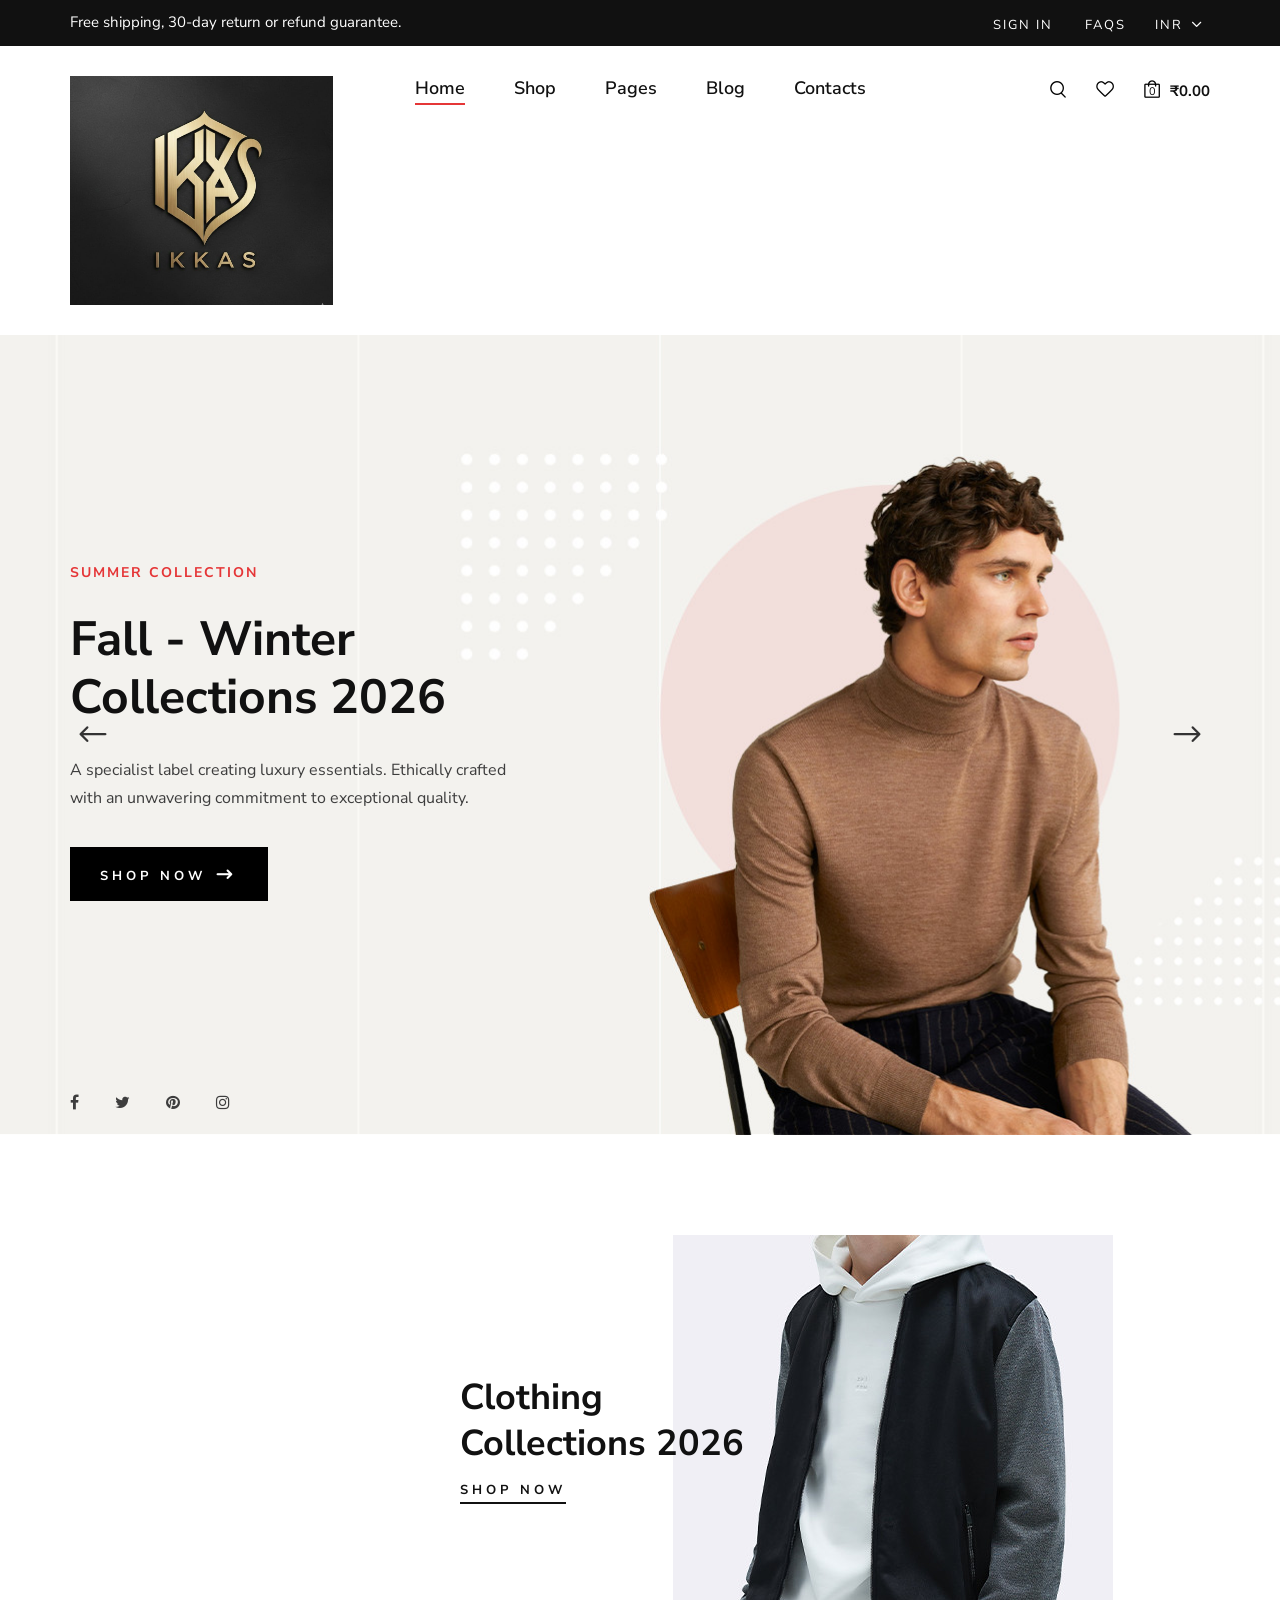
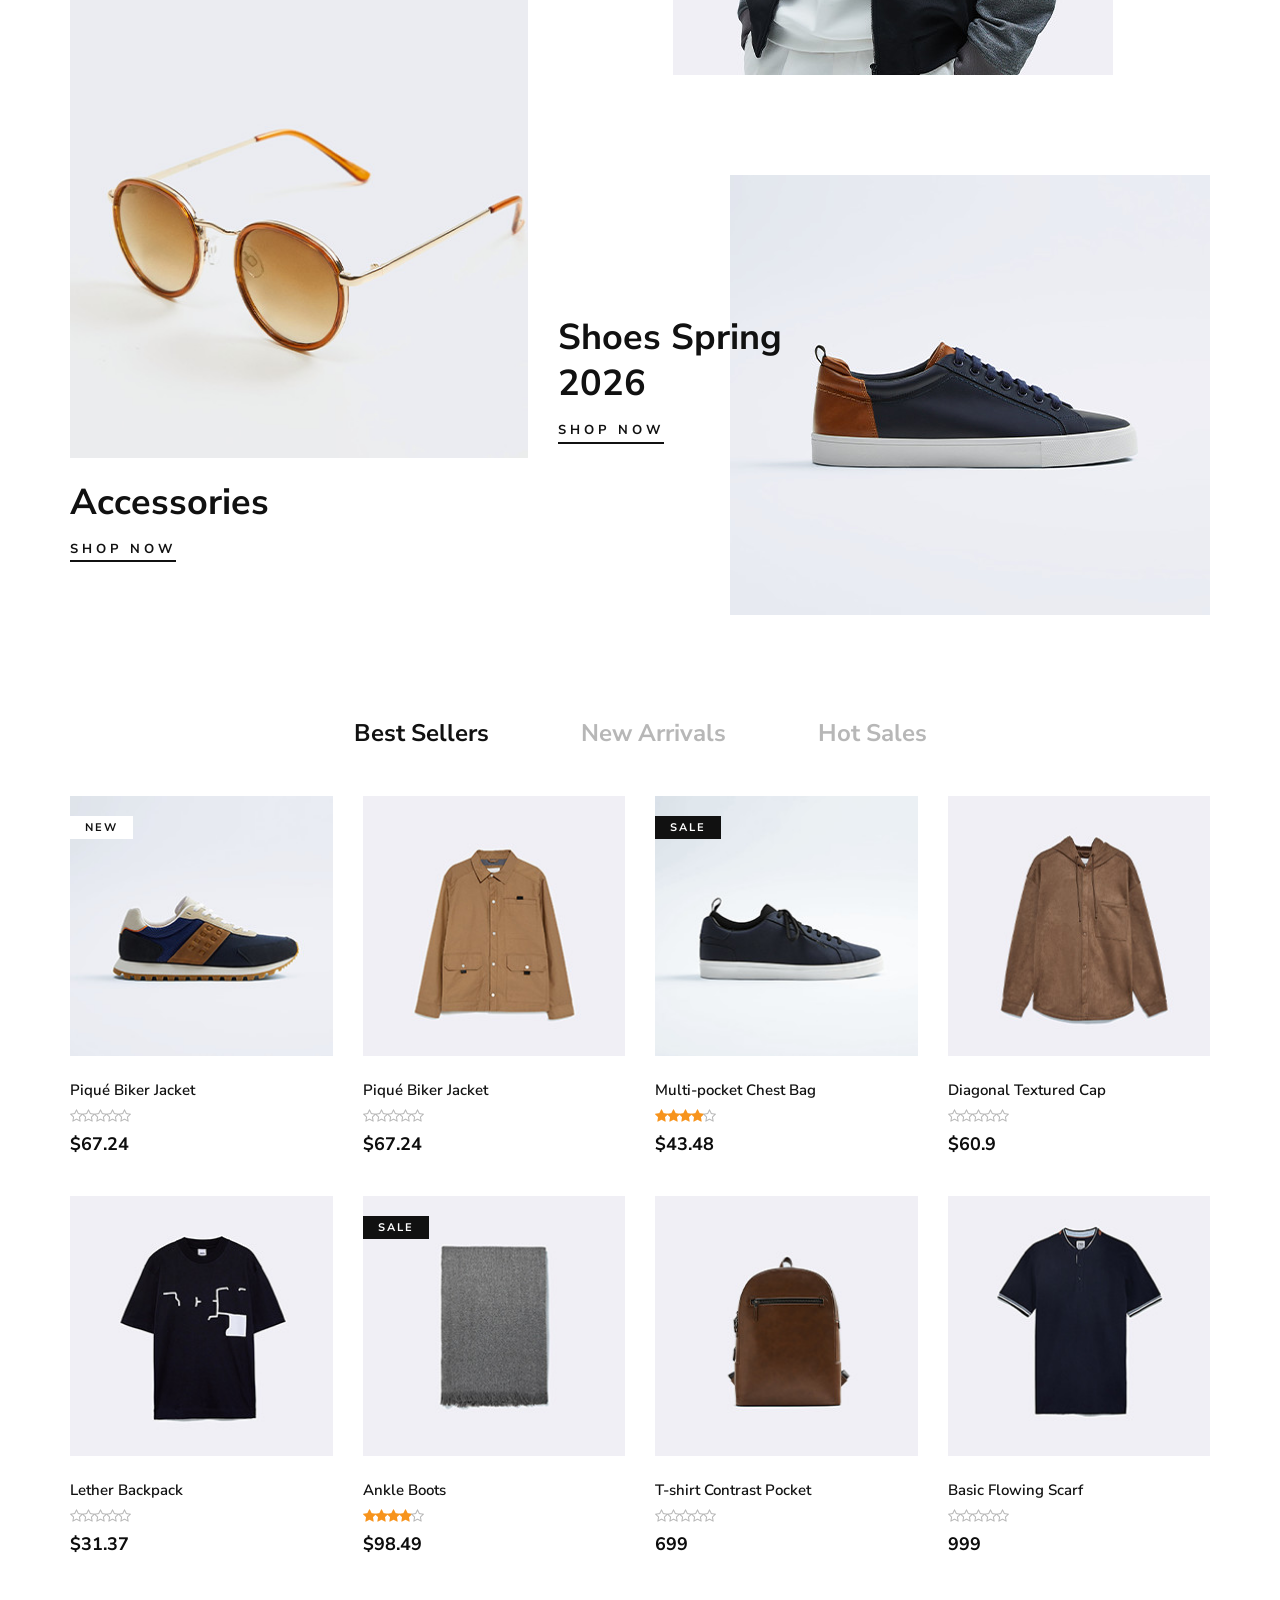
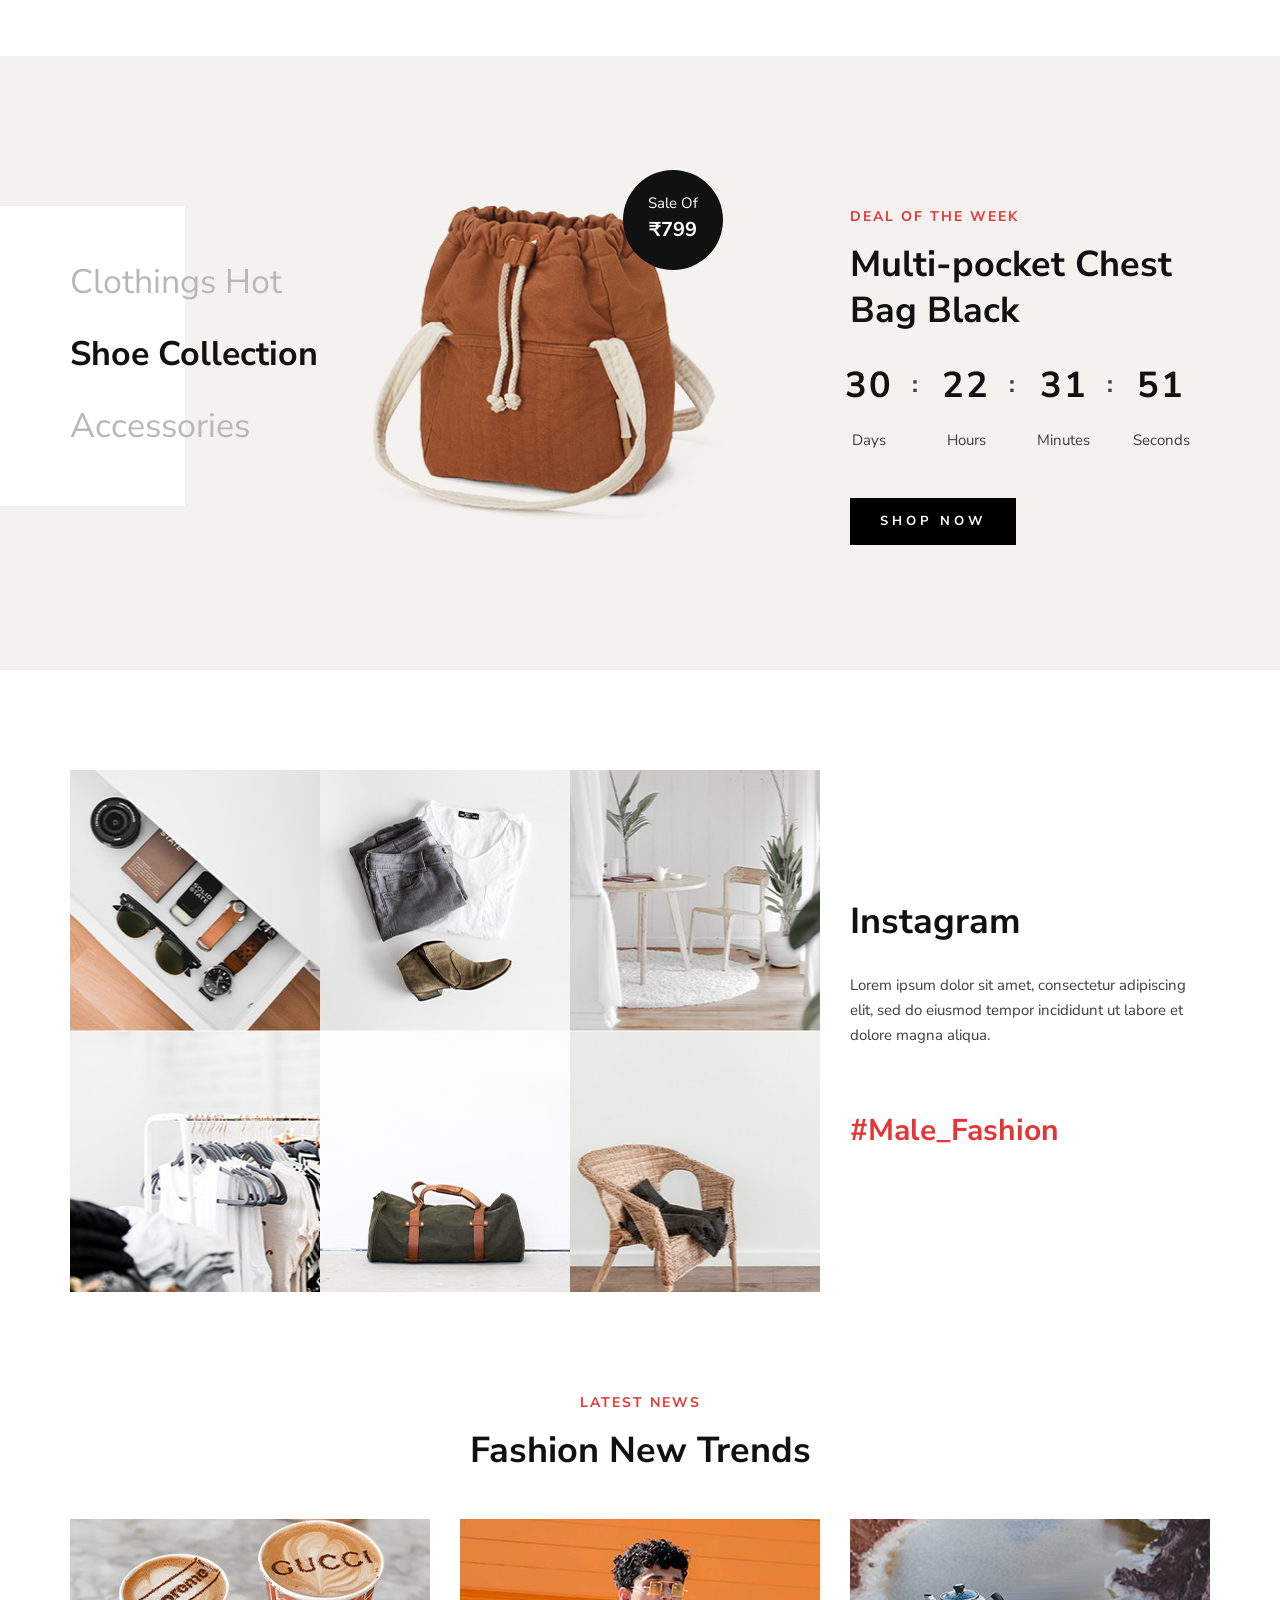
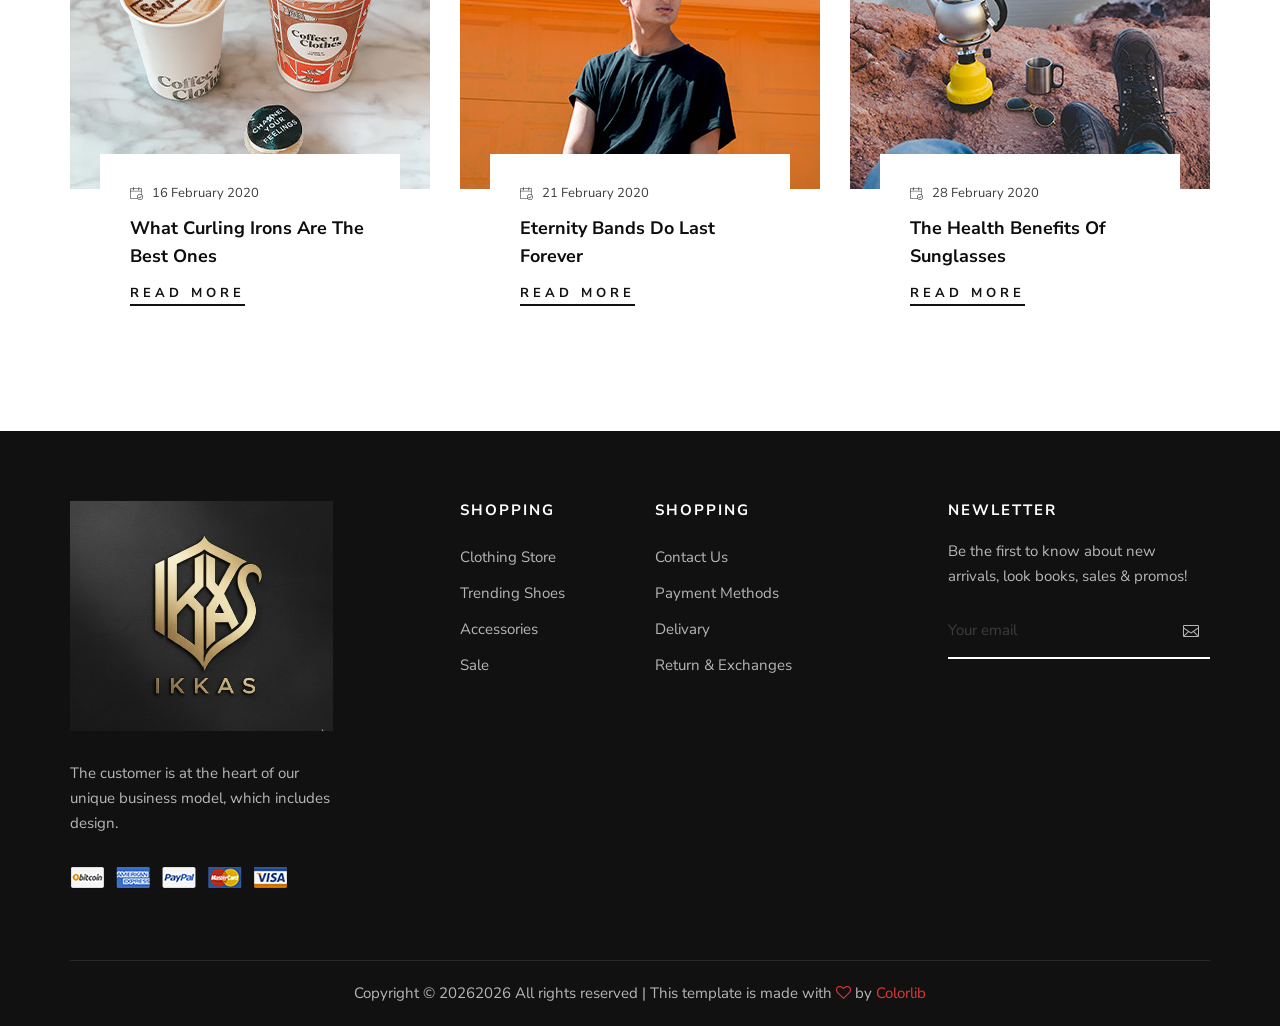
<file: index.html>
<!DOCTYPE html>
<html lang="zxx">

<head>
    <meta charset="UTF-8">
    <meta name="description" content="Male_Fashion Template">
    <meta name="keywords" content="Male_Fashion, unica, creative, html">
    <meta name="viewport" content="width=device-width, initial-scale=1.0">
    <meta http-equiv="X-UA-Compatible" content="ie=edge">
    <title>Male-Fashion | Template</title>

    <!-- Google Font -->
    <link href="https://fonts.googleapis.com/css2?family=Nunito+Sans:wght@300;400;600;700;800;900&display=swap"
    rel="stylesheet">

    <!-- Css Styles -->
    <link rel="stylesheet" href="css/bootstrap.min.css" type="text/css">
    <link rel="stylesheet" href="css/font-awesome.min.css" type="text/css">
    <link rel="stylesheet" href="css/elegant-icons.css" type="text/css">
    <link rel="stylesheet" href="css/magnific-popup.css" type="text/css">
    <link rel="stylesheet" href="css/nice-select.css" type="text/css">
    <link rel="stylesheet" href="css/owl.carousel.min.css" type="text/css">
    <link rel="stylesheet" href="css/slicknav.min.css" type="text/css">
    <link rel="stylesheet" href="css/style.css" type="text/css">
</head>

<body>
    <!-- Page Preloder -->
    <div id="preloder">
        <div class="loader"></div>
    </div>

    <!-- Offcanvas Menu Begin -->
    <div class="offcanvas-menu-overlay"></div>
    <div class="offcanvas-menu-wrapper">
        <div class="offcanvas__option">
            <div class="offcanvas__links">
                <a href="#">Sign in</a>
                <a href="#">FAQs</a>
            </div>
            <div class="offcanvas__top__hover">
                <span>Usd <i class="arrow_carrot-down"></i></span>
                <ul>
                    
                </ul>
            </div>
        </div>
        <div class="offcanvas__nav__option">
            <a href="#" class="search-switch"><img src="img/icon/search.png" alt=""></a>
            <a href="#"><img src="img/icon/heart.png" alt=""></a>
            <a href="#"><img src="img/icon/cart.png" alt=""> <span>0</span></a>
            <div class="price">$0.00</div>
        </div>
        <div id="mobile-menu-wrap"></div>
        <div class="offcanvas__text">
            <p>Free shipping, 30-day return or refund guarantee.</p>
        </div>
    </div>
    <!-- Offcanvas Menu End -->

    <!-- Header Section Begin -->
    <header class="header">
        <div class="header__top">
            <div class="container">
                <div class="row">
                    <div class="col-lg-6 col-md-7">
                        <div class="header__top__left">
                            <p>Free shipping, 30-day return or refund guarantee.</p>
                        </div>
                    </div>
                    <div class="col-lg-6 col-md-5">
                        <div class="header__top__right">
                            <div class="header__top__links">
                                <a href="#">Sign in</a>
                                <a href="#">FAQs</a>
                            </div>
                            <div class="header__top__hover">
                                <span>INR <i class="arrow_carrot-down"></i></span>
                                <ul>
                                    <li>INR</li>
                                    
                                </ul>
                            </div>
                        </div>
                    </div>
                </div>
            </div>
        </div>
        <div class="container">
            <div class="row">
                <div class="col-lg-3 col-md-3">
                    <div class="header__logo">
                        <a href="./index.html"><img src="img/logo.png" alt=""></a>
                    </div>
                </div>
                <div class="col-lg-6 col-md-6">
                    <nav class="header__menu mobile-menu">
                        <ul>
                            <li class="active"><a href="./index.html">Home</a></li>
                            <li><a href="./shop.html">Shop</a></li>
                            <li><a href="#">Pages</a>
                                <ul class="dropdown">
                                    <li><a href="./about.html">About Us</a></li>
                                    <li><a href="./shop-details.html">Shop Details</a></li>
                                    <li><a href="./shopping-cart.html">Shopping Cart</a></li>
                                    <li><a href="./checkout.html">Check Out</a></li>
                                    <li><a href="./blog-details.html">Blog Details</a></li>
                                </ul>
                            </li>
                            <li><a href="./blog.html">Blog</a></li>
                            <li><a href="./contact.html">Contacts</a></li>
                        </ul>
                    </nav>
                </div>
                <div class="col-lg-3 col-md-3">
                    <div class="header__nav__option">
                        <a href="#" class="search-switch"><img src="img/icon/search.png" alt=""></a>
                        <a href="#"><img src="img/icon/heart.png" alt=""></a>
                        <a href="#"><img src="img/icon/cart.png" alt=""> <span>0</span></a>
                        <div class="price">₹0.00</div>
                    </div>
                </div>
            </div>
            <div class="canvas__open"><i class="fa fa-bars"></i></div>
        </div>
    </header>
    <!-- Header Section End -->

    <!-- Hero Section Begin -->
    <section class="hero">
        <div class="hero__slider owl-carousel">
            <div class="hero__items set-bg" data-setbg="img/hero/hero-1.jpg">
                <div class="container">
                    <div class="row">
                        <div class="col-xl-5 col-lg-7 col-md-8">
                            <div class="hero__text">
                                <h6>Summer Collection</h6>
                                <h2>Fall - Winter Collections 2026</h2>
                                <p>A specialist label creating luxury essentials. Ethically crafted with an unwavering
                                commitment to exceptional quality.</p>
                                <a href="#" class="primary-btn">Shop now <span class="arrow_right"></span></a>
                                <div class="hero__social">
                                    <a href="#"><i class="fa fa-facebook"></i></a>
                                    <a href="#"><i class="fa fa-twitter"></i></a>
                                    <a href="#"><i class="fa fa-pinterest"></i></a>
                                    <a href="#"><i class="fa fa-instagram"></i></a>
                                </div>
                            </div>
                        </div>
                    </div>
                </div>
            </div>
            <div class="hero__items set-bg" data-setbg="img/hero/hero-2.jpg">
                <div class="container">
                    <div class="row">
                        <div class="col-xl-5 col-lg-7 col-md-8">
                            <div class="hero__text">
                                <h6>Summer Collection</h6>
                                <h2>Fall - Winter Collections 2026</h2>
                                <p>A specialist label creating luxury essentials. Ethically crafted with an unwavering
                                commitment to exceptional quality.</p>
                                <a href="#" class="primary-btn">Shop now <span class="arrow_right"></span></a>
                                <div class="hero__social">
                                    <a href="#"><i class="fa fa-facebook"></i></a>
                                    <a href="#"><i class="fa fa-twitter"></i></a>
                                    <a href="#"><i class="fa fa-pinterest"></i></a>
                                    <a href="#"><i class="fa fa-instagram"></i></a>
                                </div>
                            </div>
                        </div>
                    </div>
                </div>
            </div>
        </div>
    </section>
    <!-- Hero Section End -->

    <!-- Banner Section Begin -->
    <section class="banner spad">
        <div class="container">
            <div class="row">
                <div class="col-lg-7 offset-lg-4">
                    <div class="banner__item">
                        <div class="banner__item__pic">
                            <img src="img/banner/banner-1.jpg" alt="">
                        </div>
                        <div class="banner__item__text">
                            <h2>Clothing Collections 2026</h2>
                            <a href="#">Shop now</a>
                        </div>
                    </div>
                </div>
                <div class="col-lg-5">
                    <div class="banner__item banner__item--middle">
                        <div class="banner__item__pic">
                            <img src="img/banner/banner-2.jpg" alt="">
                        </div>
                        <div class="banner__item__text">
                            <h2>Accessories</h2>
                            <a href="#">Shop now</a>
                        </div>
                    </div>
                </div>
                <div class="col-lg-7">
                    <div class="banner__item banner__item--last">
                        <div class="banner__item__pic">
                            <img src="img/banner/banner-3.jpg" alt="">
                        </div>
                        <div class="banner__item__text">
                            <h2>Shoes Spring 2026</h2>
                            <a href="#">Shop now</a>
                        </div>
                    </div>
                </div>
            </div>
        </div>
    </section>
    <!-- Banner Section End -->

    <!-- Product Section Begin -->
    <section class="product spad">
        <div class="container">
            <div class="row">
                <div class="col-lg-12">
                    <ul class="filter__controls">
                        <li class="active" data-filter="*">Best Sellers</li>
                        <li data-filter=".new-arrivals">New Arrivals</li>
                        <li data-filter=".hot-sales">Hot Sales</li>
                    </ul>
                </div>
            </div>
            <div class="row product__filter">
                <div class="col-lg-3 col-md-6 col-sm-6 col-md-6 col-sm-6 mix new-arrivals">
                    <div class="product__item">
                        <div class="product__item__pic set-bg" data-setbg="img/product/product-1.jpg">
                            <span class="label">New</span>
                            <ul class="product__hover">
                                <li><a href="#"><img src="img/icon/heart.png" alt=""></a></li>
                                <li><a href="#"><img src="img/icon/compare.png" alt=""> <span>Compare</span></a></li>
                                <li><a href="#"><img src="img/icon/search.png" alt=""></a></li>
                            </ul>
                        </div>
                        <div class="product__item__text">
                            <h6>Piqué Biker Jacket</h6>
                            <a href="#" class="add-cart">+ Add To Cart</a>
                            <div class="rating">
                                <i class="fa fa-star-o"></i>
                                <i class="fa fa-star-o"></i>
                                <i class="fa fa-star-o"></i>
                                <i class="fa fa-star-o"></i>
                                <i class="fa fa-star-o"></i>
                            </div>
                            <h5>$67.24</h5>
                            <div class="product__color__select">
                                <label for="pc-1">
                                    <input type="radio" id="pc-1">
                                </label>
                                <label class="active black" for="pc-2">
                                    <input type="radio" id="pc-2">
                                </label>
                                <label class="grey" for="pc-3">
                                    <input type="radio" id="pc-3">
                                </label>
                            </div>
                        </div>
                    </div>
                </div>
                <div class="col-lg-3 col-md-6 col-sm-6 col-md-6 col-sm-6 mix hot-sales">
                    <div class="product__item">
                        <div class="product__item__pic set-bg" data-setbg="img/product/product-2.jpg">
                            <ul class="product__hover">
                                <li><a href="#"><img src="img/icon/heart.png" alt=""></a></li>
                                <li><a href="#"><img src="img/icon/compare.png" alt=""> <span>Compare</span></a></li>
                                <li><a href="#"><img src="img/icon/search.png" alt=""></a></li>
                            </ul>
                        </div>
                        <div class="product__item__text">
                            <h6>Piqué Biker Jacket</h6>
                            <a href="#" class="add-cart">+ Add To Cart</a>
                            <div class="rating">
                                <i class="fa fa-star-o"></i>
                                <i class="fa fa-star-o"></i>
                                <i class="fa fa-star-o"></i>
                                <i class="fa fa-star-o"></i>
                                <i class="fa fa-star-o"></i>
                            </div>
                            <h5>$67.24</h5>
                            <div class="product__color__select">
                                <label for="pc-4">
                                    <input type="radio" id="pc-4">
                                </label>
                                <label class="active black" for="pc-5">
                                    <input type="radio" id="pc-5">
                                </label>
                                <label class="grey" for="pc-6">
                                    <input type="radio" id="pc-6">
                                </label>
                            </div>
                        </div>
                    </div>
                </div>
                <div class="col-lg-3 col-md-6 col-sm-6 col-md-6 col-sm-6 mix new-arrivals">
                    <div class="product__item sale">
                        <div class="product__item__pic set-bg" data-setbg="img/product/product-3.jpg">
                            <span class="label">Sale</span>
                            <ul class="product__hover">
                                <li><a href="#"><img src="img/icon/heart.png" alt=""></a></li>
                                <li><a href="#"><img src="img/icon/compare.png" alt=""> <span>Compare</span></a></li>
                                <li><a href="#"><img src="img/icon/search.png" alt=""></a></li>
                            </ul>
                        </div>
                        <div class="product__item__text">
                            <h6>Multi-pocket Chest Bag</h6>
                            <a href="#" class="add-cart">+ Add To Cart</a>
                            <div class="rating">
                                <i class="fa fa-star"></i>
                                <i class="fa fa-star"></i>
                                <i class="fa fa-star"></i>
                                <i class="fa fa-star"></i>
                                <i class="fa fa-star-o"></i>
                            </div>
                            <h5>$43.48</h5>
                            <div class="product__color__select">
                                <label for="pc-7">
                                    <input type="radio" id="pc-7">
                                </label>
                                <label class="active black" for="pc-8">
                                    <input type="radio" id="pc-8">
                                </label>
                                <label class="grey" for="pc-9">
                                    <input type="radio" id="pc-9">
                                </label>
                            </div>
                        </div>
                    </div>
                </div>
                <div class="col-lg-3 col-md-6 col-sm-6 col-md-6 col-sm-6 mix hot-sales">
                    <div class="product__item">
                        <div class="product__item__pic set-bg" data-setbg="img/product/product-4.jpg">
                            <ul class="product__hover">
                                <li><a href="#"><img src="img/icon/heart.png" alt=""></a></li>
                                <li><a href="#"><img src="img/icon/compare.png" alt=""> <span>Compare</span></a></li>
                                <li><a href="#"><img src="img/icon/search.png" alt=""></a></li>
                            </ul>
                        </div>
                        <div class="product__item__text">
                            <h6>Diagonal Textured Cap</h6>
                            <a href="#" class="add-cart">+ Add To Cart</a>
                            <div class="rating">
                                <i class="fa fa-star-o"></i>
                                <i class="fa fa-star-o"></i>
                                <i class="fa fa-star-o"></i>
                                <i class="fa fa-star-o"></i>
                                <i class="fa fa-star-o"></i>
                            </div>
                            <h5>$60.9</h5>
                            <div class="product__color__select">
                                <label for="pc-10">
                                    <input type="radio" id="pc-10">
                                </label>
                                <label class="active black" for="pc-11">
                                    <input type="radio" id="pc-11">
                                </label>
                                <label class="grey" for="pc-12">
                                    <input type="radio" id="pc-12">
                                </label>
                            </div>
                        </div>
                    </div>
                </div>
                <div class="col-lg-3 col-md-6 col-sm-6 col-md-6 col-sm-6 mix new-arrivals">
                    <div class="product__item">
                        <div class="product__item__pic set-bg" data-setbg="img/product/product-5.jpg">
                            <ul class="product__hover">
                                <li><a href="#"><img src="img/icon/heart.png" alt=""></a></li>
                                <li><a href="#"><img src="img/icon/compare.png" alt=""> <span>Compare</span></a></li>
                                <li><a href="#"><img src="img/icon/search.png" alt=""></a></li>
                            </ul>
                        </div>
                        <div class="product__item__text">
                            <h6>Lether Backpack</h6>
                            <a href="#" class="add-cart">+ Add To Cart</a>
                            <div class="rating">
                                <i class="fa fa-star-o"></i>
                                <i class="fa fa-star-o"></i>
                                <i class="fa fa-star-o"></i>
                                <i class="fa fa-star-o"></i>
                                <i class="fa fa-star-o"></i>
                            </div>
                            <h5>$31.37</h5>
                            <div class="product__color__select">
                                <label for="pc-13">
                                    <input type="radio" id="pc-13">
                                </label>
                                <label class="active black" for="pc-14">
                                    <input type="radio" id="pc-14">
                                </label>
                                <label class="grey" for="pc-15">
                                    <input type="radio" id="pc-15">
                                </label>
                            </div>
                        </div>
                    </div>
                </div>
                <div class="col-lg-3 col-md-6 col-sm-6 col-md-6 col-sm-6 mix hot-sales">
                    <div class="product__item sale">
                        <div class="product__item__pic set-bg" data-setbg="img/product/product-6.jpg">
                            <span class="label">Sale</span>
                            <ul class="product__hover">
                                <li><a href="#"><img src="img/icon/heart.png" alt=""></a></li>
                                <li><a href="#"><img src="img/icon/compare.png" alt=""> <span>Compare</span></a></li>
                                <li><a href="#"><img src="img/icon/search.png" alt=""></a></li>
                            </ul>
                        </div>
                        <div class="product__item__text">
                            <h6>Ankle Boots</h6>
                            <a href="#" class="add-cart">+ Add To Cart</a>
                            <div class="rating">
                                <i class="fa fa-star"></i>
                                <i class="fa fa-star"></i>
                                <i class="fa fa-star"></i>
                                <i class="fa fa-star"></i>
                                <i class="fa fa-star-o"></i>
                            </div>
                            <h5>$98.49</h5>
                            <div class="product__color__select">
                                <label for="pc-16">
                                    <input type="radio" id="pc-16">
                                </label>
                                <label class="active black" for="pc-17">
                                    <input type="radio" id="pc-17">
                                </label>
                                <label class="grey" for="pc-18">
                                    <input type="radio" id="pc-18">
                                </label>
                            </div>
                        </div>
                    </div>
                </div>
                <div class="col-lg-3 col-md-6 col-sm-6 col-md-6 col-sm-6 mix new-arrivals">
                    <div class="product__item">
                        <div class="product__item__pic set-bg" data-setbg="img/product/product-7.jpg">
                            <ul class="product__hover">
                                <li><a href="#"><img src="img/icon/heart.png" alt=""></a></li>
                                <li><a href="#"><img src="img/icon/compare.png" alt=""> <span>Compare</span></a></li>
                                <li><a href="#"><img src="img/icon/search.png" alt=""></a></li>
                            </ul>
                        </div>
                        <div class="product__item__text">
                            <h6>T-shirt Contrast Pocket</h6>
                            <a href="#" class="add-cart">+ Add To Cart</a>
                            <div class="rating">
                                <i class="fa fa-star-o"></i>
                                <i class="fa fa-star-o"></i>
                                <i class="fa fa-star-o"></i>
                                <i class="fa fa-star-o"></i>
                                <i class="fa fa-star-o"></i>
                            </div>
                            <h5>699</h5>
                            <div class="product__color__select">
                                <label for="pc-19">
                                    <input type="radio" id="pc-19">
                                </label>
                                <label class="active black" for="pc-20">
                                    <input type="radio" id="pc-20">
                                </label>
                                <label class="grey" for="pc-21">
                                    <input type="radio" id="pc-21">
                                </label>
                            </div>
                        </div>
                    </div>
                </div>
                <div class="col-lg-3 col-md-6 col-sm-6 col-md-6 col-sm-6 mix hot-sales">
                    <div class="product__item">
                        <div class="product__item__pic set-bg" data-setbg="img/product/product-8.jpg">
                            <ul class="product__hover">
                                <li><a href="#"><img src="img/icon/heart.png" alt=""></a></li>
                                <li><a href="#"><img src="img/icon/compare.png" alt=""> <span>Compare</span></a></li>
                                <li><a href="#"><img src="img/icon/search.png" alt=""></a></li>
                            </ul>
                        </div>
                        <div class="product__item__text">
                            <h6>Basic Flowing Scarf</h6>
                            <a href="#" class="add-cart">+ Add To Cart</a>
                            <div class="rating">
                                <i class="fa fa-star-o"></i>
                                <i class="fa fa-star-o"></i>
                                <i class="fa fa-star-o"></i>
                                <i class="fa fa-star-o"></i>
                                <i class="fa fa-star-o"></i>
                            </div>
                            <h5>999</h5>
                            <div class="product__color__select">
                                <label for="pc-22">
                                    <input type="radio" id="pc-22">
                                </label>
                                <label class="active black" for="pc-23">
                                    <input type="radio" id="pc-23">
                                </label>
                                <label class="grey" for="pc-24">
                                    <input type="radio" id="pc-24">
                                </label>
                            </div>
                        </div>
                    </div>
                </div>
            </div>
        </div>
    </section>
    <!-- Product Section End -->

    <!-- Categories Section Begin -->
    <section class="categories spad">
        <div class="container">
            <div class="row">
                <div class="col-lg-3">
                    <div class="categories__text">
                        <h2>Clothings Hot <br /> <span>Shoe Collection</span> <br /> Accessories</h2>
                    </div>
                </div>
                <div class="col-lg-4">
                    <div class="categories__hot__deal">
                        <img src="img/product-sale.png" alt="">
                        <div class="hot__deal__sticker">
                            <span>Sale Of</span>
                            <h5>₹799</h5>
                        </div>
                    </div>
                </div>
                <div class="col-lg-4 offset-lg-1">
                    <div class="categories__deal__countdown">
                        <span>Deal Of The Week</span>
                        <h2>Multi-pocket Chest Bag Black</h2>
                        <div class="categories__deal__countdown__timer" id="countdown">
                            <div class="cd-item">
                                <span>3</span>
                                <p>Days</p>
                            </div>
                            <div class="cd-item">
                                <span>1</span>
                                <p>Hours</p>
                            </div>
                            <div class="cd-item">
                                <span>50</span>
                                <p>Minutes</p>
                            </div>
                            <div class="cd-item">
                                <span>18</span>
                                <p>Seconds</p>
                            </div>
                        </div>
                        <a href="#" class="primary-btn">Shop now</a>
                    </div>
                </div>
            </div>
        </div>
    </section>
    <!-- Categories Section End -->

    <!-- Instagram Section Begin -->
    <section class="instagram spad">
        <div class="container">
            <div class="row">
                <div class="col-lg-8">
                    <div class="instagram__pic">
                        <div class="instagram__pic__item set-bg" data-setbg="img/instagram/instagram-1.jpg"></div>
                        <div class="instagram__pic__item set-bg" data-setbg="img/instagram/instagram-2.jpg"></div>
                        <div class="instagram__pic__item set-bg" data-setbg="img/instagram/instagram-3.jpg"></div>
                        <div class="instagram__pic__item set-bg" data-setbg="img/instagram/instagram-4.jpg"></div>
                        <div class="instagram__pic__item set-bg" data-setbg="img/instagram/instagram-5.jpg"></div>
                        <div class="instagram__pic__item set-bg" data-setbg="img/instagram/instagram-6.jpg"></div>
                    </div>
                </div>
                <div class="col-lg-4">
                    <div class="instagram__text">
                        <h2>Instagram</h2>
                        <p>Lorem ipsum dolor sit amet, consectetur adipiscing elit, sed do eiusmod tempor incididunt ut
                        labore et dolore magna aliqua.</p>
                        <h3>#Male_Fashion</h3>
                    </div>
                </div>
            </div>
        </div>
    </section>
    <!-- Instagram Section End -->

    <!-- Latest Blog Section Begin -->
    <section class="latest spad">
        <div class="container">
            <div class="row">
                <div class="col-lg-12">
                    <div class="section-title">
                        <span>Latest News</span>
                        <h2>Fashion New Trends</h2>
                    </div>
                </div>
            </div>
            <div class="row">
                <div class="col-lg-4 col-md-6 col-sm-6">
                    <div class="blog__item">
                        <div class="blog__item__pic set-bg" data-setbg="img/blog/blog-1.jpg"></div>
                        <div class="blog__item__text">
                            <span><img src="img/icon/calendar.png" alt=""> 16 February 2020</span>
                            <h5>What Curling Irons Are The Best Ones</h5>
                            <a href="#">Read More</a>
                        </div>
                    </div>
                </div>
                <div class="col-lg-4 col-md-6 col-sm-6">
                    <div class="blog__item">
                        <div class="blog__item__pic set-bg" data-setbg="img/blog/blog-2.jpg"></div>
                        <div class="blog__item__text">
                            <span><img src="img/icon/calendar.png" alt=""> 21 February 2020</span>
                            <h5>Eternity Bands Do Last Forever</h5>
                            <a href="#">Read More</a>
                        </div>
                    </div>
                </div>
                <div class="col-lg-4 col-md-6 col-sm-6">
                    <div class="blog__item">
                        <div class="blog__item__pic set-bg" data-setbg="img/blog/blog-3.jpg"></div>
                        <div class="blog__item__text">
                            <span><img src="img/icon/calendar.png" alt=""> 28 February 2020</span>
                            <h5>The Health Benefits Of Sunglasses</h5>
                            <a href="#">Read More</a>
                        </div>
                    </div>
                </div>
            </div>
        </div>
    </section>
    <!-- Latest Blog Section End -->

    <!-- Footer Section Begin -->
    <footer class="footer">
        <div class="container">
            <div class="row">
                <div class="col-lg-3 col-md-6 col-sm-6">
                    <div class="footer__about">
                        <div class="footer__logo">
                            <a href="#"><img src="img/footer-logo.png" alt=""></a>
                        </div>
                        <p>The customer is at the heart of our unique business model, which includes design.</p>
                        <a href="#"><img src="img/payment.png" alt=""></a>
                    </div>
                </div>
                <div class="col-lg-2 offset-lg-1 col-md-3 col-sm-6">
                    <div class="footer__widget">
                        <h6>Shopping</h6>
                        <ul>
                            <li><a href="#">Clothing Store</a></li>
                            <li><a href="#">Trending Shoes</a></li>
                            <li><a href="#">Accessories</a></li>
                            <li><a href="#">Sale</a></li>
                        </ul>
                    </div>
                </div>
                <div class="col-lg-2 col-md-3 col-sm-6">
                    <div class="footer__widget">
                        <h6>Shopping</h6>
                        <ul>
                            <li><a href="#">Contact Us</a></li>
                            <li><a href="#">Payment Methods</a></li>
                            <li><a href="#">Delivary</a></li>
                            <li><a href="#">Return & Exchanges</a></li>
                        </ul>
                    </div>
                </div>
                <div class="col-lg-3 offset-lg-1 col-md-6 col-sm-6">
                    <div class="footer__widget">
                        <h6>NewLetter</h6>
                        <div class="footer__newslatter">
                            <p>Be the first to know about new arrivals, look books, sales & promos!</p>
                            <form action="#">
                                <input type="text" placeholder="Your email">
                                <button type="submit"><span class="icon_mail_alt"></span></button>
                            </form>
                        </div>
                    </div>
                </div>
            </div>
            <div class="row">
                <div class="col-lg-12 text-center">
                    <div class="footer__copyright__text">
                        <!-- Link back to Colorlib can't be removed. Template is licensed under CC BY 3.0. -->
                        <p>Copyright ©
                            <script>
                                document.write(new Date().getFullYear());
                            </script>2026
                            All rights reserved | This template is made with <i class="fa fa-heart-o"
                            aria-hidden="true"></i> by <a href="https://colorlib.com" target="_blank">Colorlib</a>
                        </p>
                        <!-- Link back to Colorlib can't be removed. Template is licensed under CC BY 3.0. -->
                    </div>
                </div>
            </div>
        </div>
    </footer>
    <!-- Footer Section End -->

    <!-- Search Begin -->
    <div class="search-model">
        <div class="h-100 d-flex align-items-center justify-content-center">
            <div class="search-close-switch">+</div>
            <form class="search-model-form">
                <input type="text" id="search-input" placeholder="Search here.....">
            </form>
        </div>
    </div>
    <!-- Search End -->

    <!-- Js Plugins -->
    <script src="js/jquery-3.3.1.min.js"></script>
    <script src="js/bootstrap.min.js"></script>
    <script src="js/jquery.nice-select.min.js"></script>
    <script src="js/jquery.nicescroll.min.js"></script>
    <script src="js/jquery.magnific-popup.min.js"></script>
    <script src="js/jquery.countdown.min.js"></script>
    <script src="js/jquery.slicknav.js"></script>
    <script src="js/mixitup.min.js"></script>
    <script src="js/owl.carousel.min.js"></script>
    <script src="js/main.js"></script>
</body>

</html>
</file>
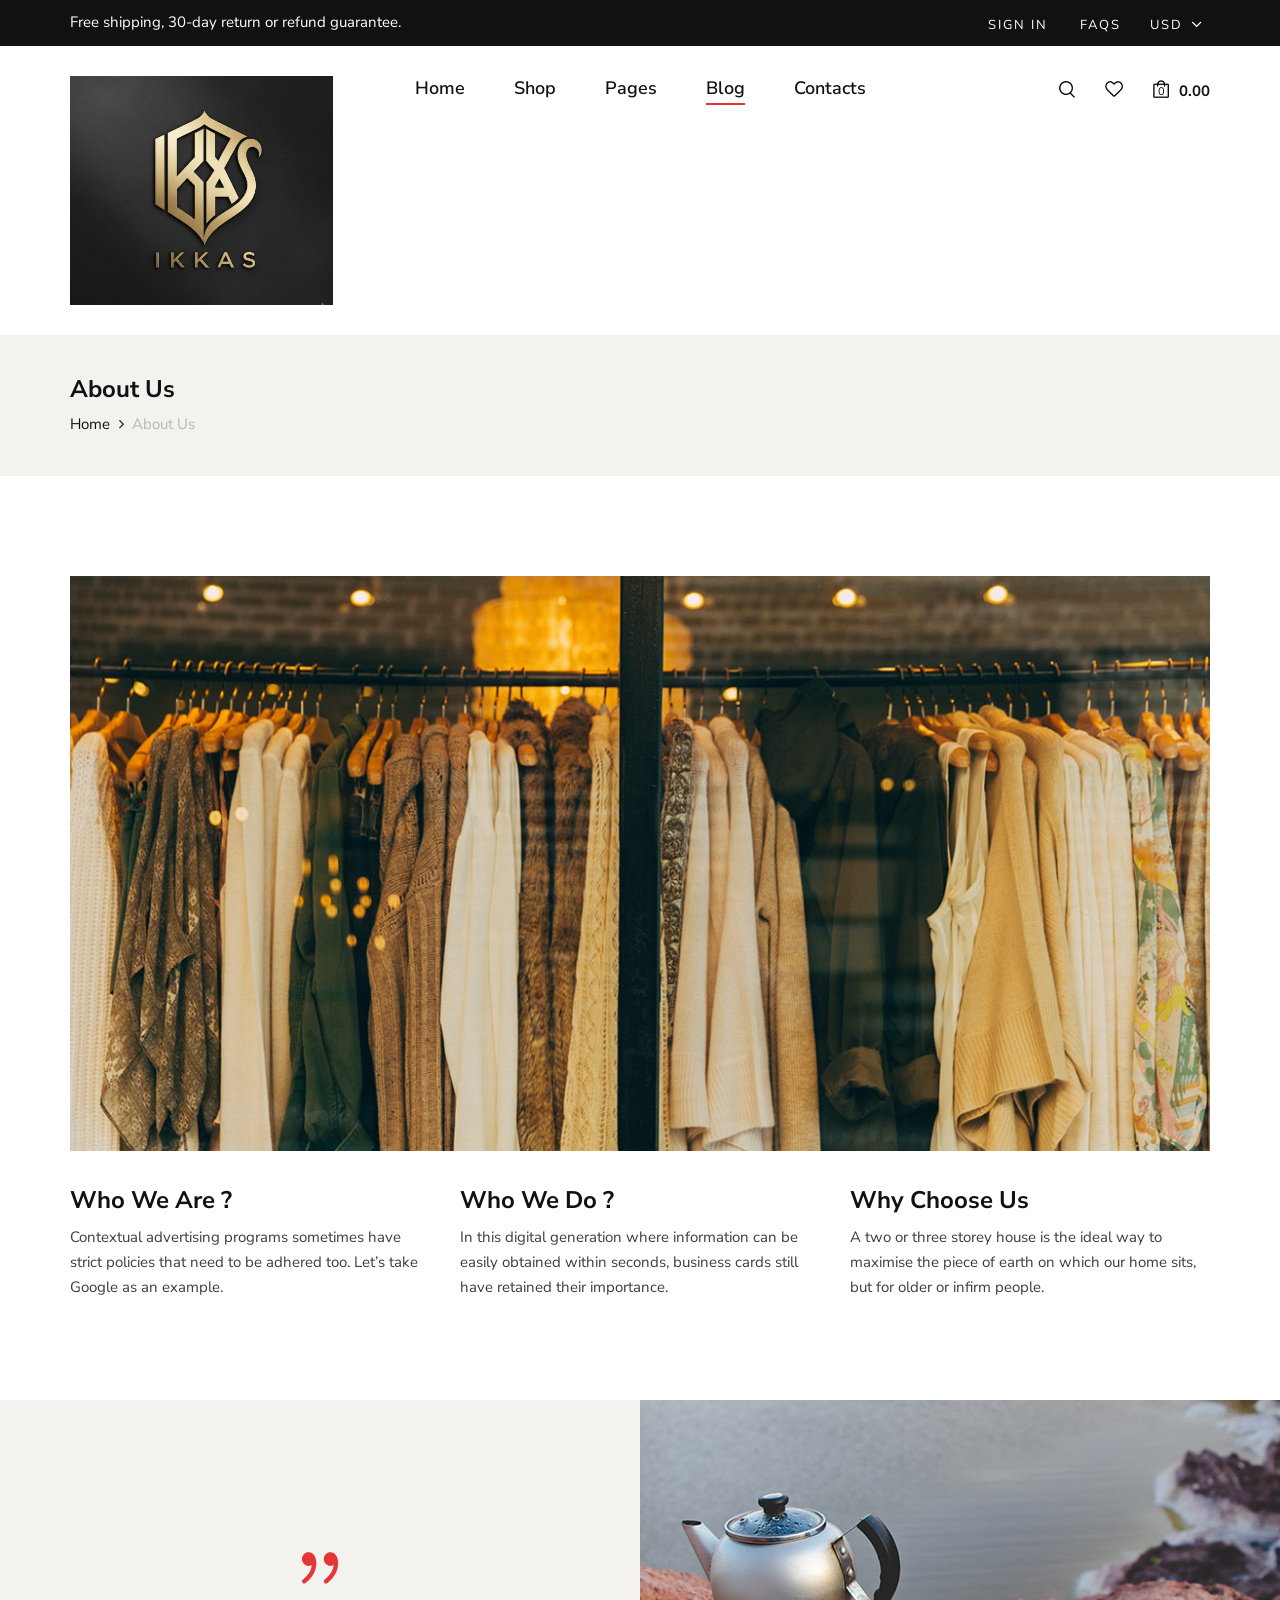
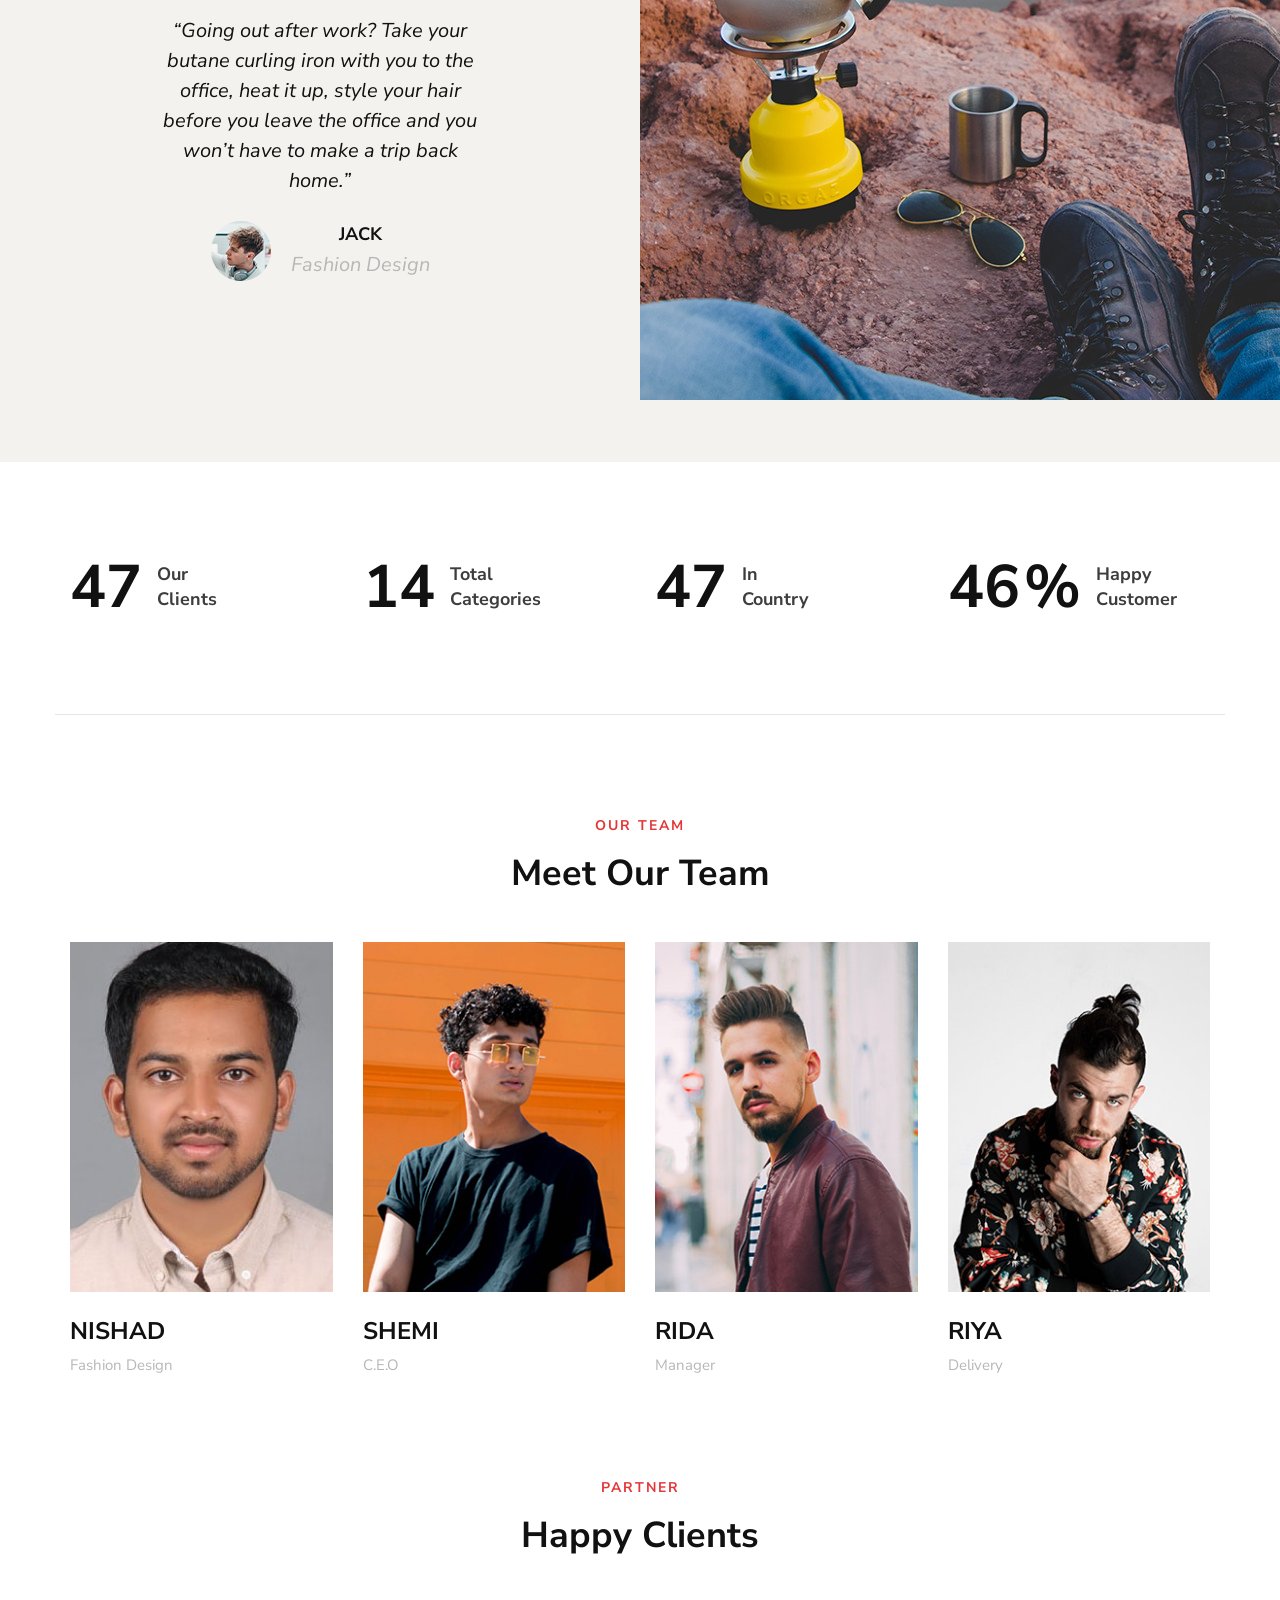
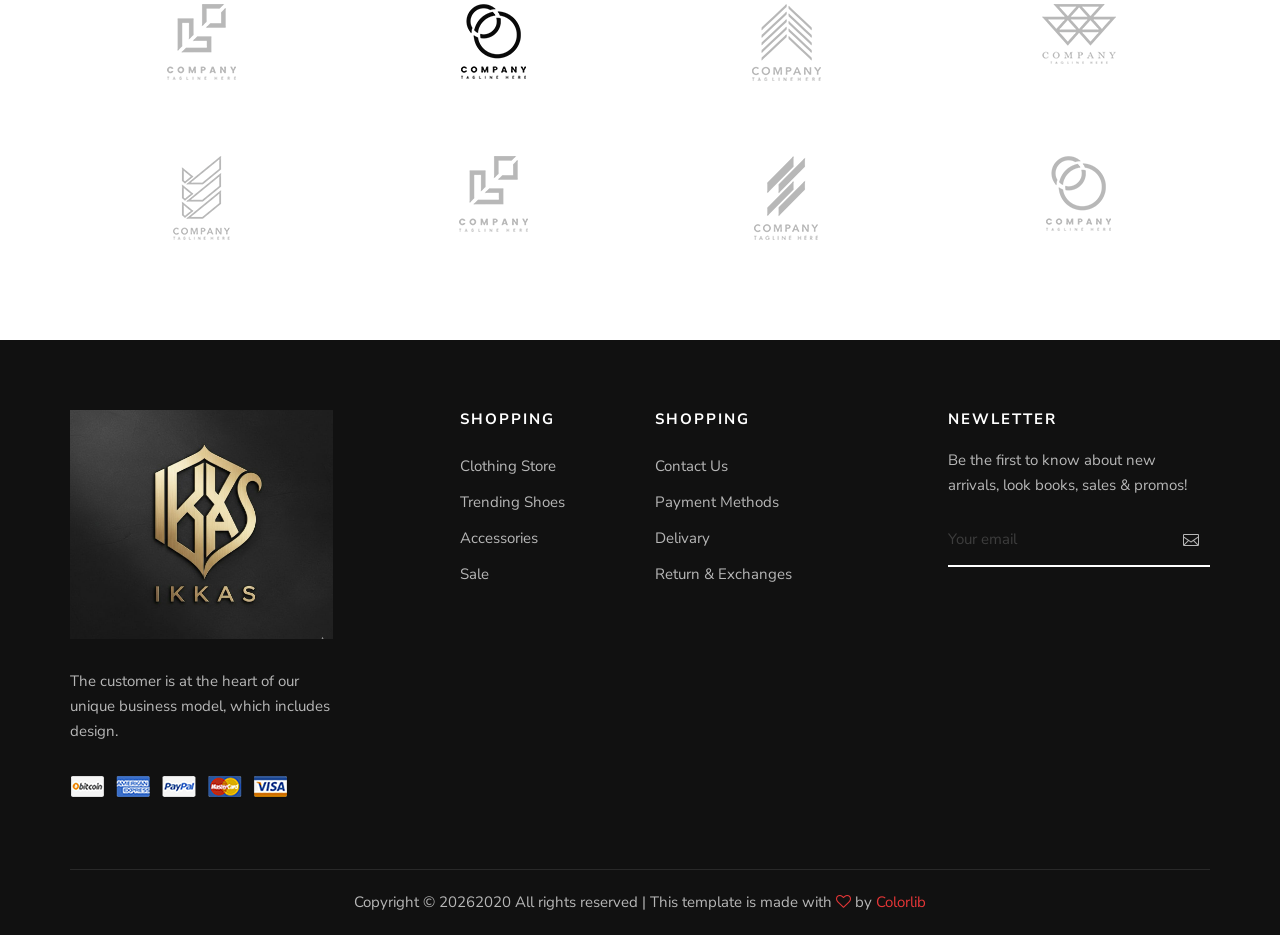
<file: about.html>
<!DOCTYPE html>
<html lang="zxx">

<head>
    <meta charset="UTF-8">
    <meta name="description" content="IKKAS MENSFASHION">
    <meta name="keywords" content="Male_Fashion, unica, creative, html">
    <meta name="viewport" content="width=device-width, initial-scale=1.0">
    <meta http-equiv="X-UA-Compatible" content="ie=edge">
    <title>Male-Fashion | Template</title>
    <style>
:root {
  --primary-color: #111111;
  --secondary-color: #c8a96a;
  --background-color: #f9f6f1;
  --text-color: #222222;
}

body {
  background-color: var(--background-color);
  color: var(--text-color);
}

.navbar {
  background-color: var(--primary-color);
}

.logo {
  color: var(--secondary-color);
}

.btn {
  background-color: var(--secondary-color);
  color: black;
}
</style>

    <!-- Google Font -->
    <link href="https://fonts.googleapis.com/css2?family=Nunito+Sans:wght@300;400;600;700;800;900&display=swap"
    rel="stylesheet">

    <!-- Css Styles -->
    <link rel="stylesheet" href="css/bootstrap.min.css" type="text/css">
    <link rel="stylesheet" href="css/font-awesome.min.css" type="text/css">
    <link rel="stylesheet" href="css/elegant-icons.css" type="text/css">
    <link rel="stylesheet" href="css/magnific-popup.css" type="text/css">
    <link rel="stylesheet" href="css/nice-select.css" type="text/css">
    <link rel="stylesheet" href="css/owl.carousel.min.css" type="text/css">
    <link rel="stylesheet" href="css/slicknav.min.css" type="text/css">
    <link rel="stylesheet" href="css/style.css" type="text/css">
</head>

<body>
    <!-- Page Preloder -->
    <div id="preloder">
        <div class="loader"></div>
    </div>

    <!-- Offcanvas Menu Begin -->
    <div class="offcanvas-menu-overlay"></div>
    <div class="offcanvas-menu-wrapper">
        <div class="offcanvas__option">
            <div class="offcanvas__links">
                <a href="#">Sign in</a>
                <a href="#">FAQs</a>
            </div>
            <div class="offcanvas__top__hover">
                <span>Usd <i class="arrow_carrot-down"></i></span>
                <ul>
                    <li>USD</li>
                    <li>EUR</li>
                    <li>USD</li>
                </ul>
            </div>
        </div>
        <div class="offcanvas__nav__option">
            <a href="#" class="search-switch"><img src="img/icon/search.png" alt=""></a>
            <a href="#"><img src="img/icon/heart.png" alt=""></a>
            <a href="#"><img src="img/icon/cart.png" alt=""> <span>0</span></a>
            <div class="price">$0.00</div>
        </div>
        <div id="mobile-menu-wrap"></div>
        <div class="offcanvas__text">
            <p>Free shipping, 30-day return or refund guarantee.</p>
        </div>
    </div>
    <!-- Offcanvas Menu End -->

    <!-- Header Section Begin -->
    <header class="header">
        <div class="header__top">
            <div class="container">
                <div class="row">
                    <div class="col-lg-6 col-md-7">
                        <div class="header__top__left">
                            <p>Free shipping, 30-day return or refund guarantee.</p>
                        </div>
                    </div>
                    <div class="col-lg-6 col-md-5">
                        <div class="header__top__right">
                            <div class="header__top__links">
                                <a href="#">Sign in</a>
                                <a href="#">FAQs</a>
                            </div>
                            <div class="header__top__hover">
                                <span>Usd <i class="arrow_carrot-down"></i></span>
                                <ul>
                                    <li>USD</li>
                                    <li>EUR</li>
                                    <li>USD</li>
                                </ul>
                            </div>
                        </div>
                    </div>
                </div>
            </div>
        </div>
        <div class="container">
            <div class="row">
                <div class="col-lg-3 col-md-3">
                    <div class="header__logo">
                        <a href="./index.html"><img src="img/logo.png" alt=""></a>
                    </div>
                </div>
                <div class="col-lg-6 col-md-6">
                    <nav class="header__menu mobile-menu">
                        <ul>
                            <li><a href="./index.html">Home</a></li>
                            <li><a href="./shop.html">Shop</a></li>
                            <li><a href="#">Pages</a>
                                <ul class="dropdown">
                                    <li><a href="./about.html">About Us</a></li>
                                    <li><a href="./shop-details.html">Shop Details</a></li>
                                    <li><a href="./shopping-cart.html">Shopping Cart</a></li>
                                    <li><a href="./checkout.html">Check Out</a></li>
                                    <li><a href="./blog-details.html">Blog Details</a></li>
                                </ul>
                            </li>
                            <li class="active"><a href="./blog.html">Blog</a></li>
                            <li><a href="./contact.html">Contacts</a></li>
                        </ul>
                    </nav>
                </div>
                <div class="col-lg-3 col-md-3">
                    <div class="header__nav__option">
                        <a href="#" class="search-switch"><img src="img/icon/search.png" alt=""></a>
                        <a href="#"><img src="img/icon/heart.png" alt=""></a>
                        <a href="#"><img src="img/icon/cart.png" alt=""> <span>0</span></a>
                        <div class="price">0.00</div>
                    </div>
                </div>
            </div>
            <div class="canvas__open"><i class="fa fa-bars"></i></div>
        </div>
    </header>
    <!-- Header Section End -->

    <!-- Breadcrumb Section Begin -->
    <section class="breadcrumb-option">
        <div class="container">
            <div class="row">
                <div class="col-lg-12">
                    <div class="breadcrumb__text">
                        <h4>About Us</h4>
                        <div class="breadcrumb__links">
                            <a href="./index.html">Home</a>
                            <span>About Us</span>
                        </div>
                    </div>
                </div>
            </div>
        </div>
    </section>
    <!-- Breadcrumb Section End -->

    <!-- About Section Begin -->
    <section class="about spad">
        <div class="container">
            <div class="row">
                <div class="col-lg-12">
                    <div class="about__pic">
                        <img src="img/about/about-us.jpg" alt="">
                    </div>
                </div>
            </div>
            <div class="row">
                <div class="col-lg-4 col-md-4 col-sm-6">
                    <div class="about__item">
                        <h4>Who We Are ?</h4>
                        <p>Contextual advertising programs sometimes have strict policies that need to be adhered too.
                        Let’s take Google as an example.</p>
                    </div>
                </div>
                <div class="col-lg-4 col-md-4 col-sm-6">
                    <div class="about__item">
                        <h4>Who We Do ?</h4>
                        <p>In this digital generation where information can be easily obtained within seconds, business
                        cards still have retained their importance.</p>
                    </div>
                </div>
                <div class="col-lg-4 col-md-4 col-sm-6">
                    <div class="about__item">
                        <h4>Why Choose Us</h4>
                        <p>A two or three storey house is the ideal way to maximise the piece of earth on which our home
                        sits, but for older or infirm people.</p>
                    </div>
                </div>
            </div>
        </div>
    </section>
    <!-- About Section End -->

    <!-- Testimonial Section Begin -->
    <section class="testimonial">
        <div class="container-fluid">
            <div class="row">
                <div class="col-lg-6 p-0">
                    <div class="testimonial__text">
                        <span class="icon_quotations"></span>
                        <p>“Going out after work? Take your butane curling iron with you to the office, heat it up,
                            style your hair before you leave the office and you won’t have to make a trip back home.”
                        </p>
                        <div class="testimonial__author">
                            <div class="testimonial__author__pic">
                                <img src="img/about/testimonial-author.jpg" alt="">
                            </div>
                            <div class="testimonial__author__text">
                                <h5>JACK</h5>
                                <p>Fashion Design</p>
                            </div>
                        </div>
                    </div>
                </div>
                <div class="col-lg-6 p-0">
                    <div class="testimonial__pic set-bg" data-setbg="img/about/testimonial-pic.jpg"></div>
                </div>
            </div>
        </div>
    </section>
    <!-- Testimonial Section End -->

    <!-- Counter Section Begin -->
    <section class="counter spad">
        <div class="container">
            <div class="row">
                <div class="col-lg-3 col-md-6 col-sm-6">
                    <div class="counter__item">
                        <div class="counter__item__number">
                            <h2 class="cn_num">102</h2>
                        </div>
                        <span>Our <br />Clients</span>
                    </div>
                </div>
                <div class="col-lg-3 col-md-6 col-sm-6">
                    <div class="counter__item">
                        <div class="counter__item__number">
                            <h2 class="cn_num">30</h2>
                        </div>
                        <span>Total <br />Categories</span>
                    </div>
                </div>
                <div class="col-lg-3 col-md-6 col-sm-6">
                    <div class="counter__item">
                        <div class="counter__item__number">
                            <h2 class="cn_num">102</h2>
                        </div>
                        <span>In <br />Country</span>
                    </div>
                </div>
                <div class="col-lg-3 col-md-6 col-sm-6">
                    <div class="counter__item">
                        <div class="counter__item__number">
                            <h2 class="cn_num">98</h2>
                            <strong>%</strong>
                        </div>
                        <span>Happy <br />Customer</span>
                    </div>
                </div>
            </div>
        </div>
    </section>
    <!-- Counter Section End -->

    <!-- Team Section Begin -->
    <section class="team spad">
        <div class="container">
            <div class="row">
                <div class="col-lg-12">
                    <div class="section-title">
                        <span>Our Team</span>
                        <h2>Meet Our Team</h2>
                    </div>
                </div>
            </div>
            <div class="row">
                <div class="col-lg-3 col-md-6 col-sm-6">
                    <div class="team__item">
                        <img src="img/about/team-1.jpg" alt="">
                        <h4>NISHAD</h4>
                        <span>Fashion Design</span>
                    </div>
                </div>
                <div class="col-lg-3 col-md-6 col-sm-6">
                    <div class="team__item">
                        <img src="img/about/team-2.jpg" alt="">
                        <h4>SHEMI</h4>
                        <span>C.E.O</span>
                    </div>
                </div>
                <div class="col-lg-3 col-md-6 col-sm-6">
                    <div class="team__item">
                        <img src="img/about/team-3.jpg" alt="">
                        <h4>RIDA</h4>
                        <span>Manager</span>
                    </div>
                </div>
                <div class="col-lg-3 col-md-6 col-sm-6">
                    <div class="team__item">
                        <img src="img/about/team-4.jpg" alt="">
                        <h4>RIYA</h4>
                        <span>Delivery</span>
                    </div>
                </div>
            </div>
        </div>
    </section>
    <!-- Team Section End -->

    <!-- Client Section Begin -->
    <section class="clients spad">
        <div class="container">
            <div class="row">
                <div class="col-lg-12">
                    <div class="section-title">
                        <span>Partner</span>
                        <h2>Happy Clients</h2>
                    </div>
                </div>
            </div>
            <div class="row">
                <div class="col-lg-3 col-md-4 col-sm-4 col-6">
                    <a href="#" class="client__item"><img src="img/clients/client-1.png" alt=""></a>
                </div>
                <div class="col-lg-3 col-md-4 col-sm-4 col-6">
                    <a href="#" class="client__item"><img src="img/clients/client-2.png" alt=""></a>
                </div>
                <div class="col-lg-3 col-md-4 col-sm-4 col-6">
                    <a href="#" class="client__item"><img src="img/clients/client-3.png" alt=""></a>
                </div>
                <div class="col-lg-3 col-md-4 col-sm-4 col-6">
                    <a href="#" class="client__item"><img src="img/clients/client-4.png" alt=""></a>
                </div>
                <div class="col-lg-3 col-md-4 col-sm-4 col-6">
                    <a href="#" class="client__item"><img src="img/clients/client-5.png" alt=""></a>
                </div>
                <div class="col-lg-3 col-md-4 col-sm-4 col-6">
                    <a href="#" class="client__item"><img src="img/clients/client-6.png" alt=""></a>
                </div>
                <div class="col-lg-3 col-md-4 col-sm-4 col-6">
                    <a href="#" class="client__item"><img src="img/clients/client-7.png" alt=""></a>
                </div>
                <div class="col-lg-3 col-md-4 col-sm-4 col-6">
                    <a href="#" class="client__item"><img src="img/clients/client-8.png" alt=""></a>
                </div>
            </div>
        </div>
    </section>
    <!-- Client Section End -->

    <!-- Footer Section Begin -->
    <footer class="footer">
        <div class="container">
            <div class="row">
                <div class="col-lg-3 col-md-6 col-sm-6">
                    <div class="footer__about">
                        <div class="footer__logo">
                            <a href="#"><img src="img/footer-logo.png" alt=""></a>
                        </div>
                        <p>The customer is at the heart of our unique business model, which includes design.</p>
                        <a href="#"><img src="img/payment.png" alt=""></a>
                    </div>
                </div>
                <div class="col-lg-2 offset-lg-1 col-md-3 col-sm-6">
                    <div class="footer__widget">
                        <h6>Shopping</h6>
                        <ul>
                            <li><a href="#">Clothing Store</a></li>
                            <li><a href="#">Trending Shoes</a></li>
                            <li><a href="#">Accessories</a></li>
                            <li><a href="#">Sale</a></li>
                        </ul>
                    </div>
                </div>
                <div class="col-lg-2 col-md-3 col-sm-6">
                    <div class="footer__widget">
                        <h6>Shopping</h6>
                        <ul>
                            <li><a href="#">Contact Us</a></li>
                            <li><a href="#">Payment Methods</a></li>
                            <li><a href="#">Delivary</a></li>
                            <li><a href="#">Return & Exchanges</a></li>
                        </ul>
                    </div>
                </div>
                <div class="col-lg-3 offset-lg-1 col-md-6 col-sm-6">
                    <div class="footer__widget">
                        <h6>NewLetter</h6>
                        <div class="footer__newslatter">
                            <p>Be the first to know about new arrivals, look books, sales & promos!</p>
                            <form action="#">
                                <input type="text" placeholder="Your email">
                                <button type="submit"><span class="icon_mail_alt"></span></button>
                            </form>
                        </div>
                    </div>
                </div>
            </div>
            <div class="row">
                <div class="col-lg-12 text-center">
                    <div class="footer__copyright__text">
                        <!-- Link back to Colorlib can't be removed. Template is licensed under CC BY 3.0. -->
                        <p>Copyright ©
                            <script>
                                document.write(new Date().getFullYear());
                            </script>2020
                            All rights reserved | This template is made with <i class="fa fa-heart-o"
                            aria-hidden="true"></i> by <a href="https://colorlib.com" target="_blank">Colorlib</a>
                        </p>
                        <!-- Link back to Colorlib can't be removed. Template is licensed under CC BY 3.0. -->
                    </div>
                </div>
            </div>
        </div>
    </footer>
    <!-- Footer Section End -->

    <!-- Search Begin -->
    <div class="search-model">
        <div class="h-100 d-flex align-items-center justify-content-center">
            <div class="search-close-switch">+</div>
            <form class="search-model-form">
                <input type="text" id="search-input" placeholder="Search here.....">
            </form>
        </div>
    </div>
    <!-- Search End -->

    <!-- Js Plugins -->
    <script src="js/jquery-3.3.1.min.js"></script>
    <script src="js/bootstrap.min.js"></script>
    <script src="js/jquery.nice-select.min.js"></script>
    <script src="js/jquery.nicescroll.min.js"></script>
    <script src="js/jquery.magnific-popup.min.js"></script>
    <script src="js/jquery.countdown.min.js"></script>
    <script src="js/jquery.slicknav.js"></script>
    <script src="js/mixitup.min.js"></script>
    <script src="js/owl.carousel.min.js"></script>
    <script src="js/main.js"></script>
</body>

</html>
</file>
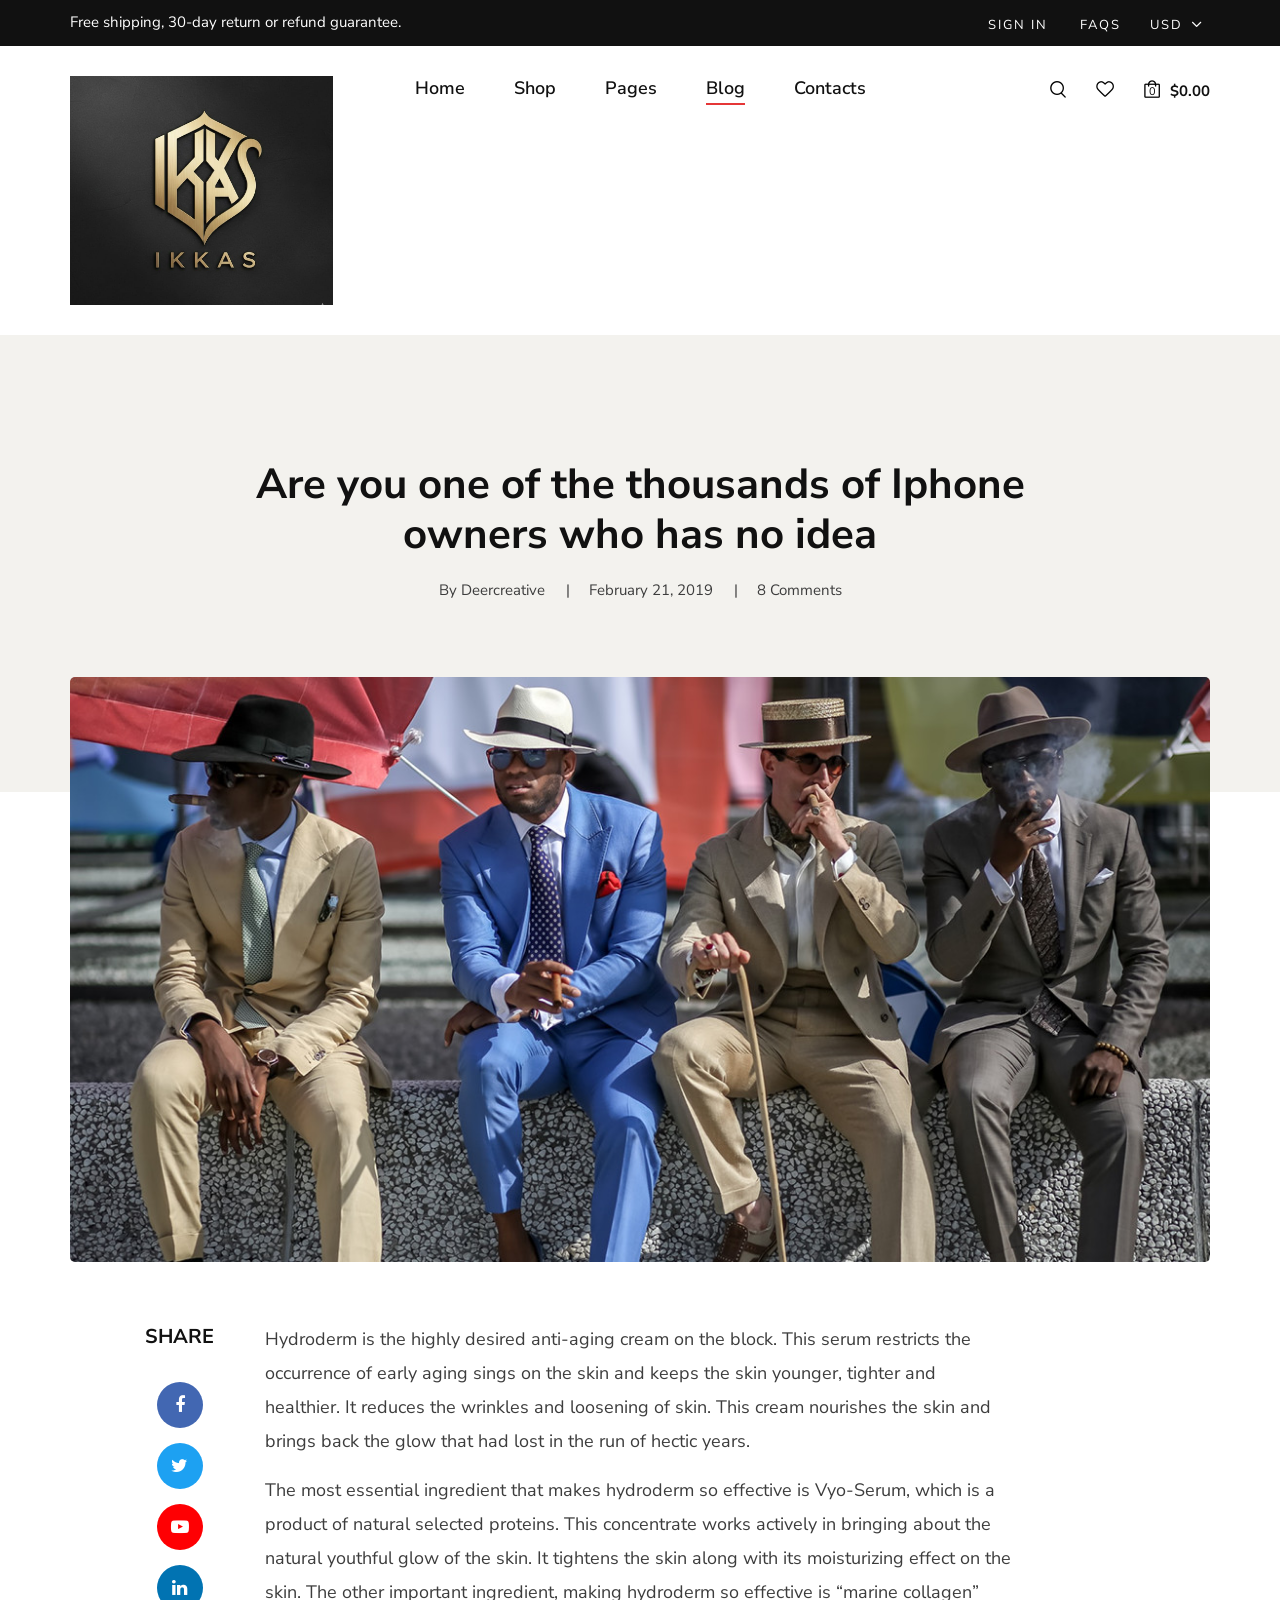
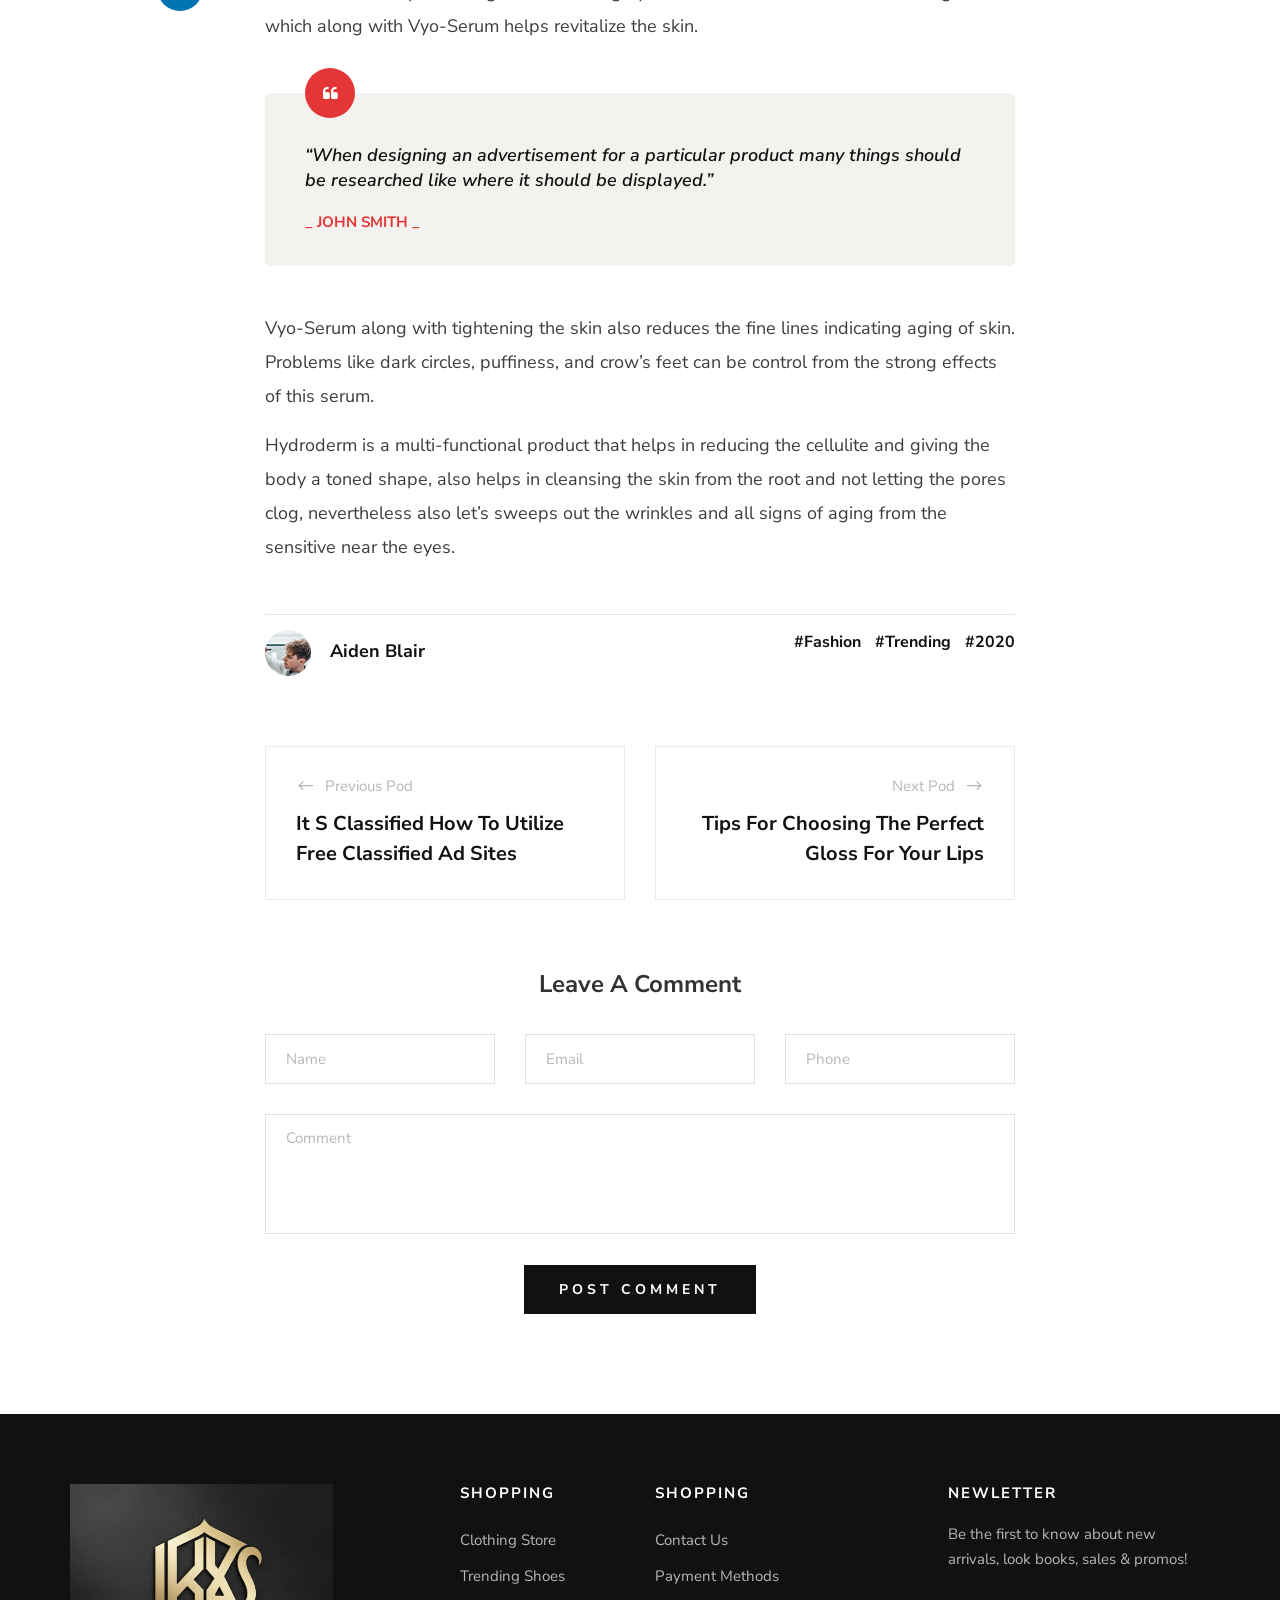
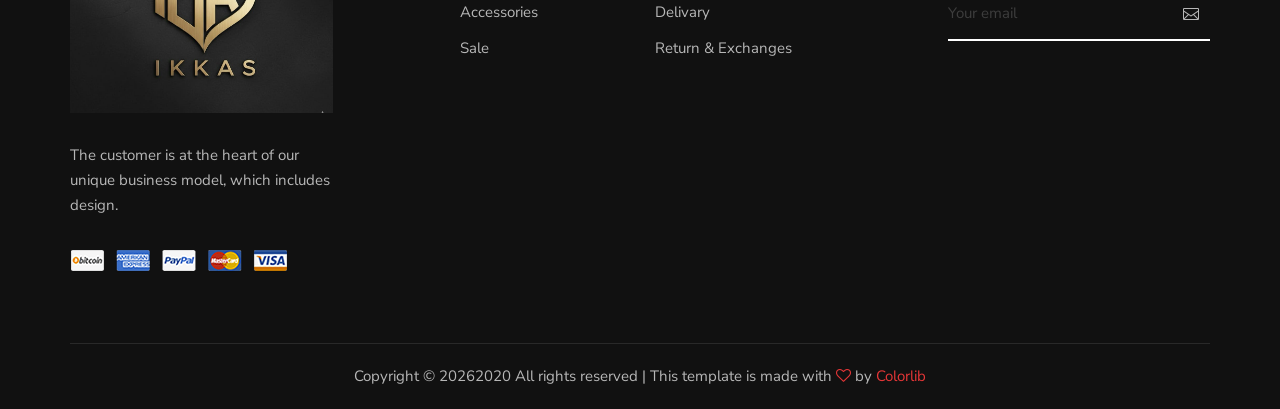
<file: blog-details.html>
<!DOCTYPE html>
<html lang="zxx">

<head>
    <meta charset="UTF-8">
    <meta name="description" content="Male_Fashion Template">
    <meta name="keywords" content="Male_Fashion, unica, creative, html">
    <meta name="viewport" content="width=device-width, initial-scale=1.0">
    <meta http-equiv="X-UA-Compatible" content="ie=edge">
    <title>Male-Fashion | Template</title>

    <!-- Google Font -->
    <link href="https://fonts.googleapis.com/css2?family=Nunito+Sans:wght@300;400;600;700;800;900&display=swap"
        rel="stylesheet">

    <!-- Css Styles -->
    <link rel="stylesheet" href="css/bootstrap.min.css" type="text/css">
    <link rel="stylesheet" href="css/font-awesome.min.css" type="text/css">
    <link rel="stylesheet" href="css/elegant-icons.css" type="text/css">
    <link rel="stylesheet" href="css/magnific-popup.css" type="text/css">
    <link rel="stylesheet" href="css/nice-select.css" type="text/css">
    <link rel="stylesheet" href="css/owl.carousel.min.css" type="text/css">
    <link rel="stylesheet" href="css/slicknav.min.css" type="text/css">
    <link rel="stylesheet" href="css/style.css" type="text/css">
</head>

<body>
    <!-- Page Preloder -->
    <div id="preloder">
        <div class="loader"></div>
    </div>

    <!-- Offcanvas Menu Begin -->
    <div class="offcanvas-menu-overlay"></div>
    <div class="offcanvas-menu-wrapper">
        <div class="offcanvas__option">
            <div class="offcanvas__links">
                <a href="#">Sign in</a>
                <a href="#">FAQs</a>
            </div>
            <div class="offcanvas__top__hover">
                <span>Usd <i class="arrow_carrot-down"></i></span>
                <ul>
                    <li>USD</li>
                    <li>EUR</li>
                    <li>USD</li>
                </ul>
            </div>
        </div>
        <div class="offcanvas__nav__option">
            <a href="#" class="search-switch"><img src="img/icon/search.png" alt=""></a>
            <a href="#"><img src="img/icon/heart.png" alt=""></a>
            <a href="#"><img src="img/icon/cart.png" alt=""> <span>0</span></a>
            <div class="price">$0.00</div>
        </div>
        <div id="mobile-menu-wrap"></div>
        <div class="offcanvas__text">
            <p>Free shipping, 30-day return or refund guarantee.</p>
        </div>
    </div>
    <!-- Offcanvas Menu End -->

    <!-- Header Section Begin -->
    <header class="header">
        <div class="header__top">
            <div class="container">
                <div class="row">
                    <div class="col-lg-6 col-md-7">
                        <div class="header__top__left">
                            <p>Free shipping, 30-day return or refund guarantee.</p>
                        </div>
                    </div>
                    <div class="col-lg-6 col-md-5">
                        <div class="header__top__right">
                            <div class="header__top__links">
                                <a href="#">Sign in</a>
                                <a href="#">FAQs</a>
                            </div>
                            <div class="header__top__hover">
                                <span>Usd <i class="arrow_carrot-down"></i></span>
                                <ul>
                                    <li>USD</li>
                                    <li>EUR</li>
                                    <li>USD</li>
                                </ul>
                            </div>
                        </div>
                    </div>
                </div>
            </div>
        </div>
        <div class="container">
            <div class="row">
                <div class="col-lg-3 col-md-3">
                    <div class="header__logo">
                        <a href="./index.html"><img src="img/logo.png" alt=""></a>
                    </div>
                </div>
                <div class="col-lg-6 col-md-6">
                    <nav class="header__menu mobile-menu">
                        <ul>
                            <li><a href="./index.html">Home</a></li>
                            <li><a href="./shop.html">Shop</a></li>
                            <li><a href="#">Pages</a>
                                <ul class="dropdown">
                                    <li><a href="./about.html">About Us</a></li>
                                    <li><a href="./shop-details.html">Shop Details</a></li>
                                    <li><a href="./shopping-cart.html">Shopping Cart</a></li>
                                    <li><a href="./checkout.html">Check Out</a></li>
                                    <li><a href="./blog-details.html">Blog Details</a></li>
                                </ul>
                            </li>
                            <li class="active"><a href="./blog.html">Blog</a></li>
                            <li><a href="./contact.html">Contacts</a></li>
                        </ul>
                    </nav>
                </div>
                <div class="col-lg-3 col-md-3">
                    <div class="header__nav__option">
                        <a href="#" class="search-switch"><img src="img/icon/search.png" alt=""></a>
                        <a href="#"><img src="img/icon/heart.png" alt=""></a>
                        <a href="#"><img src="img/icon/cart.png" alt=""> <span>0</span></a>
                        <div class="price">$0.00</div>
                    </div>
                </div>
            </div>
            <div class="canvas__open"><i class="fa fa-bars"></i></div>
        </div>
    </header>
    <!-- Header Section End -->

    <!-- Blog Details Hero Begin -->
    <section class="blog-hero spad">
        <div class="container">
            <div class="row d-flex justify-content-center">
                <div class="col-lg-9 text-center">
                    <div class="blog__hero__text">
                        <h2>Are you one of the thousands of Iphone owners who has no idea</h2>
                        <ul>
                            <li>By Deercreative</li>
                            <li>February 21, 2019</li>
                            <li>8 Comments</li>
                        </ul>
                    </div>
                </div>
            </div>
        </div>
    </section>
    <!-- Blog Details Hero End -->

    <!-- Blog Details Section Begin -->
    <section class="blog-details spad">
        <div class="container">
            <div class="row d-flex justify-content-center">
                <div class="col-lg-12">
                    <div class="blog__details__pic">
                        <img src="img/blog/details/blog-details.jpg" alt="">
                    </div>
                </div>
                <div class="col-lg-8">
                    <div class="blog__details__content">
                        <div class="blog__details__share">
                            <span>share</span>
                            <ul>
                                <li><a href="#"><i class="fa fa-facebook"></i></a></li>
                                <li><a href="#" class="twitter"><i class="fa fa-twitter"></i></a></li>
                                <li><a href="#" class="youtube"><i class="fa fa-youtube-play"></i></a></li>
                                <li><a href="#" class="linkedin"><i class="fa fa-linkedin"></i></a></li>
                            </ul>
                        </div>
                        <div class="blog__details__text">
                            <p>Hydroderm is the highly desired anti-aging cream on the block. This serum restricts the
                                occurrence of early aging sings on the skin and keeps the skin younger, tighter and
                                healthier. It reduces the wrinkles and loosening of skin. This cream nourishes the skin
                                and brings back the glow that had lost in the run of hectic years.</p>
                            <p>The most essential ingredient that makes hydroderm so effective is Vyo-Serum, which is a
                                product of natural selected proteins. This concentrate works actively in bringing about
                                the natural youthful glow of the skin. It tightens the skin along with its moisturizing
                                effect on the skin. The other important ingredient, making hydroderm so effective is
                                “marine collagen” which along with Vyo-Serum helps revitalize the skin.</p>
                        </div>
                        <div class="blog__details__quote">
                            <i class="fa fa-quote-left"></i>
                            <p>“When designing an advertisement for a particular product many things should be
                                researched like where it should be displayed.”</p>
                            <h6>_ John Smith _</h6>
                        </div>
                        <div class="blog__details__text">
                            <p>Vyo-Serum along with tightening the skin also reduces the fine lines indicating aging of
                                skin. Problems like dark circles, puffiness, and crow’s feet can be control from the
                                strong effects of this serum.</p>
                            <p>Hydroderm is a multi-functional product that helps in reducing the cellulite and giving
                                the body a toned shape, also helps in cleansing the skin from the root and not letting
                                the pores clog, nevertheless also let’s sweeps out the wrinkles and all signs of aging
                                from the sensitive near the eyes.</p>
                        </div>
                        <div class="blog__details__option">
                            <div class="row">
                                <div class="col-lg-6 col-md-6 col-sm-6">
                                    <div class="blog__details__author">
                                        <div class="blog__details__author__pic">
                                            <img src="img/blog/details/blog-author.jpg" alt="">
                                        </div>
                                        <div class="blog__details__author__text">
                                            <h5>Aiden Blair</h5>
                                        </div>
                                    </div>
                                </div>
                                <div class="col-lg-6 col-md-6 col-sm-6">
                                    <div class="blog__details__tags">
                                        <a href="#">#Fashion</a>
                                        <a href="#">#Trending</a>
                                        <a href="#">#2020</a>
                                    </div>
                                </div>
                            </div>
                        </div>
                        <div class="blog__details__btns">
                            <div class="row">
                                <div class="col-lg-6 col-md-6 col-sm-6">
                                    <a href="" class="blog__details__btns__item">
                                        <p><span class="arrow_left"></span> Previous Pod</p>
                                        <h5>It S Classified How To Utilize Free Classified Ad Sites</h5>
                                    </a>
                                </div>
                                <div class="col-lg-6 col-md-6 col-sm-6">
                                    <a href="" class="blog__details__btns__item blog__details__btns__item--next">
                                        <p>Next Pod <span class="arrow_right"></span></p>
                                        <h5>Tips For Choosing The Perfect Gloss For Your Lips</h5>
                                    </a>
                                </div>
                            </div>
                        </div>
                        <div class="blog__details__comment">
                            <h4>Leave A Comment</h4>
                            <form action="#">
                                <div class="row">
                                    <div class="col-lg-4 col-md-4">
                                        <input type="text" placeholder="Name">
                                    </div>
                                    <div class="col-lg-4 col-md-4">
                                        <input type="text" placeholder="Email">
                                    </div>
                                    <div class="col-lg-4 col-md-4">
                                        <input type="text" placeholder="Phone">
                                    </div>
                                    <div class="col-lg-12 text-center">
                                        <textarea placeholder="Comment"></textarea>
                                        <button type="submit" class="site-btn">Post Comment</button>
                                    </div>
                                </div>
                            </form>
                        </div>
                    </div>
                </div>
            </div>
        </div>
    </section>
    <!-- Blog Details Section End -->

    <!-- Footer Section Begin -->
    <footer class="footer">
        <div class="container">
            <div class="row">
                <div class="col-lg-3 col-md-6 col-sm-6">
                    <div class="footer__about">
                        <div class="footer__logo">
                            <a href="#"><img src="img/footer-logo.png" alt=""></a>
                        </div>
                        <p>The customer is at the heart of our unique business model, which includes design.</p>
                        <a href="#"><img src="img/payment.png" alt=""></a>
                    </div>
                </div>
                <div class="col-lg-2 offset-lg-1 col-md-3 col-sm-6">
                    <div class="footer__widget">
                        <h6>Shopping</h6>
                        <ul>
                            <li><a href="#">Clothing Store</a></li>
                            <li><a href="#">Trending Shoes</a></li>
                            <li><a href="#">Accessories</a></li>
                            <li><a href="#">Sale</a></li>
                        </ul>
                    </div>
                </div>
                <div class="col-lg-2 col-md-3 col-sm-6">
                    <div class="footer__widget">
                        <h6>Shopping</h6>
                        <ul>
                            <li><a href="#">Contact Us</a></li>
                            <li><a href="#">Payment Methods</a></li>
                            <li><a href="#">Delivary</a></li>
                            <li><a href="#">Return & Exchanges</a></li>
                        </ul>
                    </div>
                </div>
                <div class="col-lg-3 offset-lg-1 col-md-6 col-sm-6">
                    <div class="footer__widget">
                        <h6>NewLetter</h6>
                        <div class="footer__newslatter">
                            <p>Be the first to know about new arrivals, look books, sales & promos!</p>
                            <form action="#">
                                <input type="text" placeholder="Your email">
                                <button type="submit"><span class="icon_mail_alt"></span></button>
                            </form>
                        </div>
                    </div>
                </div>
            </div>
            <div class="row">
                <div class="col-lg-12 text-center">
                    <div class="footer__copyright__text">
                        <!-- Link back to Colorlib can't be removed. Template is licensed under CC BY 3.0. -->
                        <p>Copyright ©
                            <script>
                                document.write(new Date().getFullYear());
                            </script>2020
                            All rights reserved | This template is made with <i class="fa fa-heart-o"
                                aria-hidden="true"></i> by <a href="https://colorlib.com" target="_blank">Colorlib</a>
                        </p>
                        <!-- Link back to Colorlib can't be removed. Template is licensed under CC BY 3.0. -->
                    </div>
                </div>
            </div>
        </div>
    </footer>
    <!-- Footer Section End -->

    <!-- Search Begin -->
    <div class="search-model">
        <div class="h-100 d-flex align-items-center justify-content-center">
            <div class="search-close-switch">+</div>
            <form class="search-model-form">
                <input type="text" id="search-input" placeholder="Search here.....">
            </form>
        </div>
    </div>
    <!-- Search End -->

    <!-- Js Plugins -->
    <script src="js/jquery-3.3.1.min.js"></script>
    <script src="js/bootstrap.min.js"></script>
    <script src="js/jquery.nice-select.min.js"></script>
    <script src="js/jquery.nicescroll.min.js"></script>
    <script src="js/jquery.magnific-popup.min.js"></script>
    <script src="js/jquery.countdown.min.js"></script>
    <script src="js/jquery.slicknav.js"></script>
    <script src="js/mixitup.min.js"></script>
    <script src="js/owl.carousel.min.js"></script>
    <script src="js/main.js"></script>
</body>

</html>
</file>
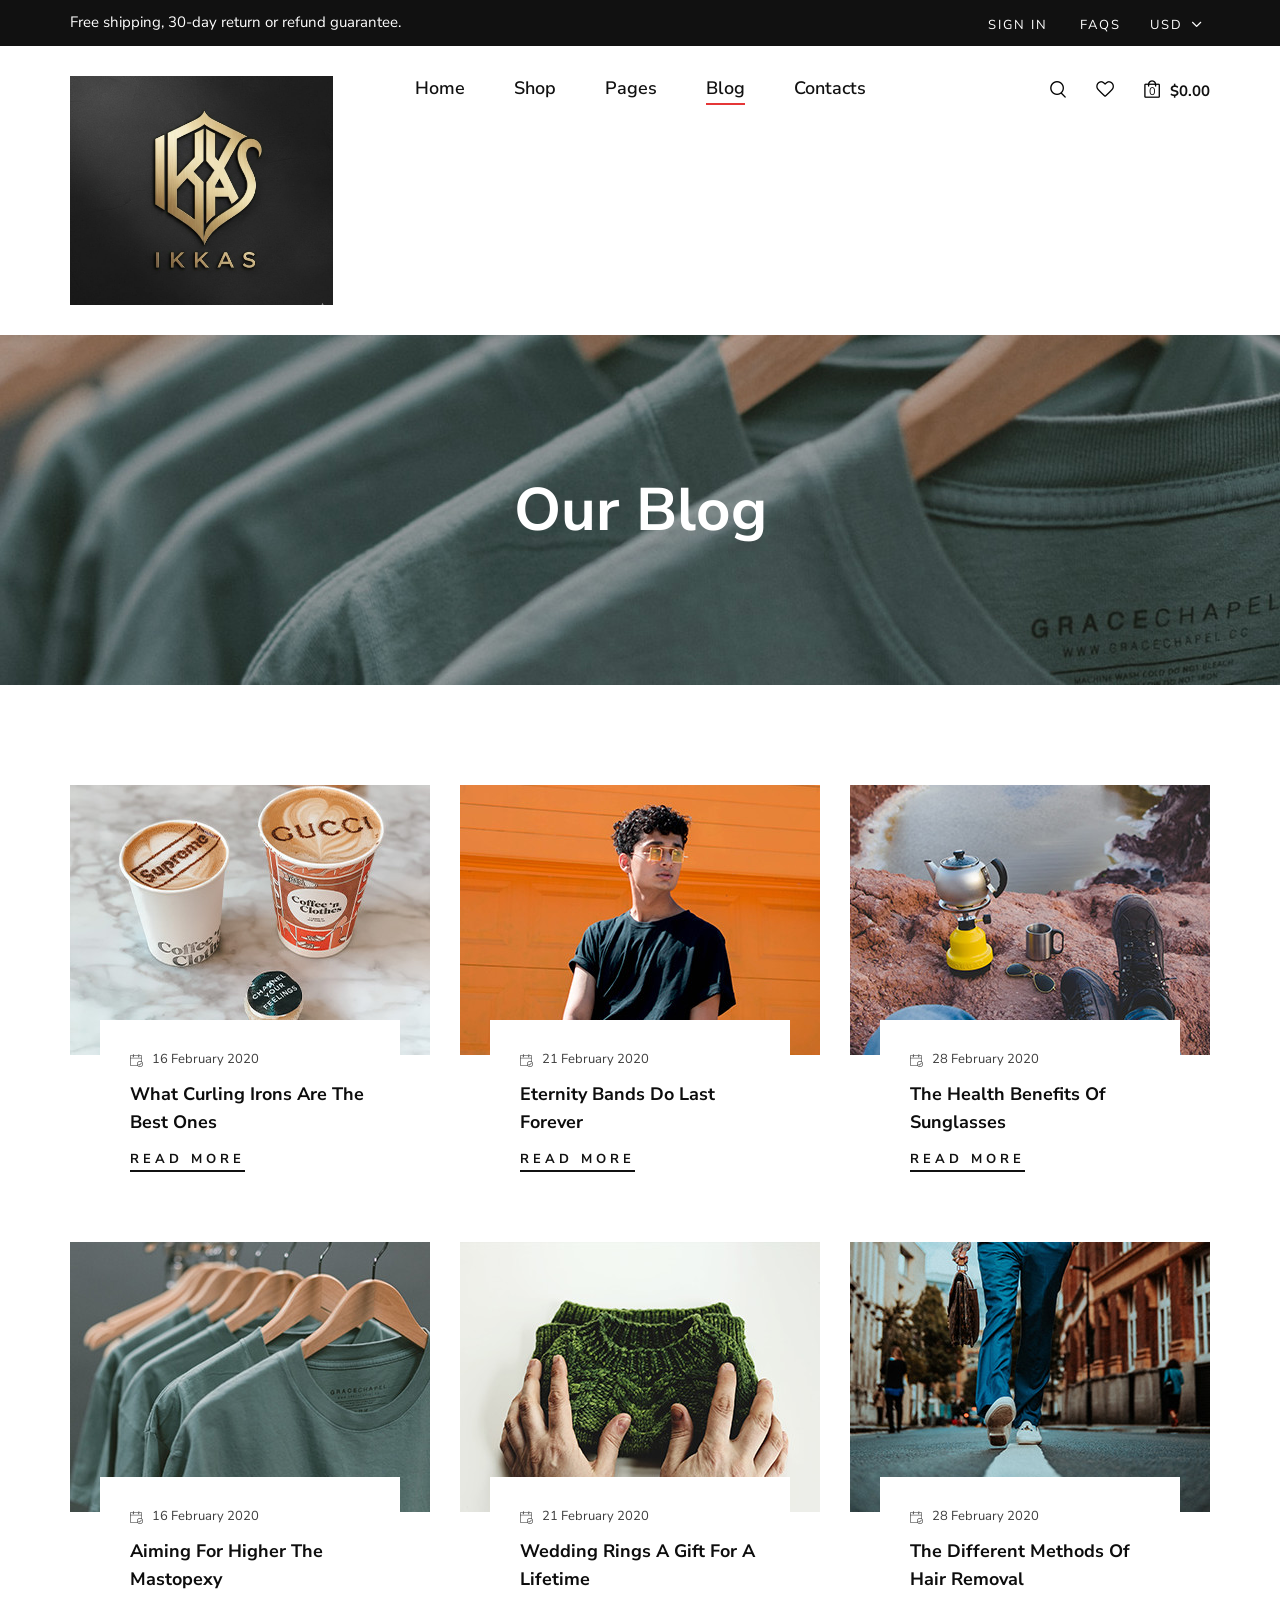
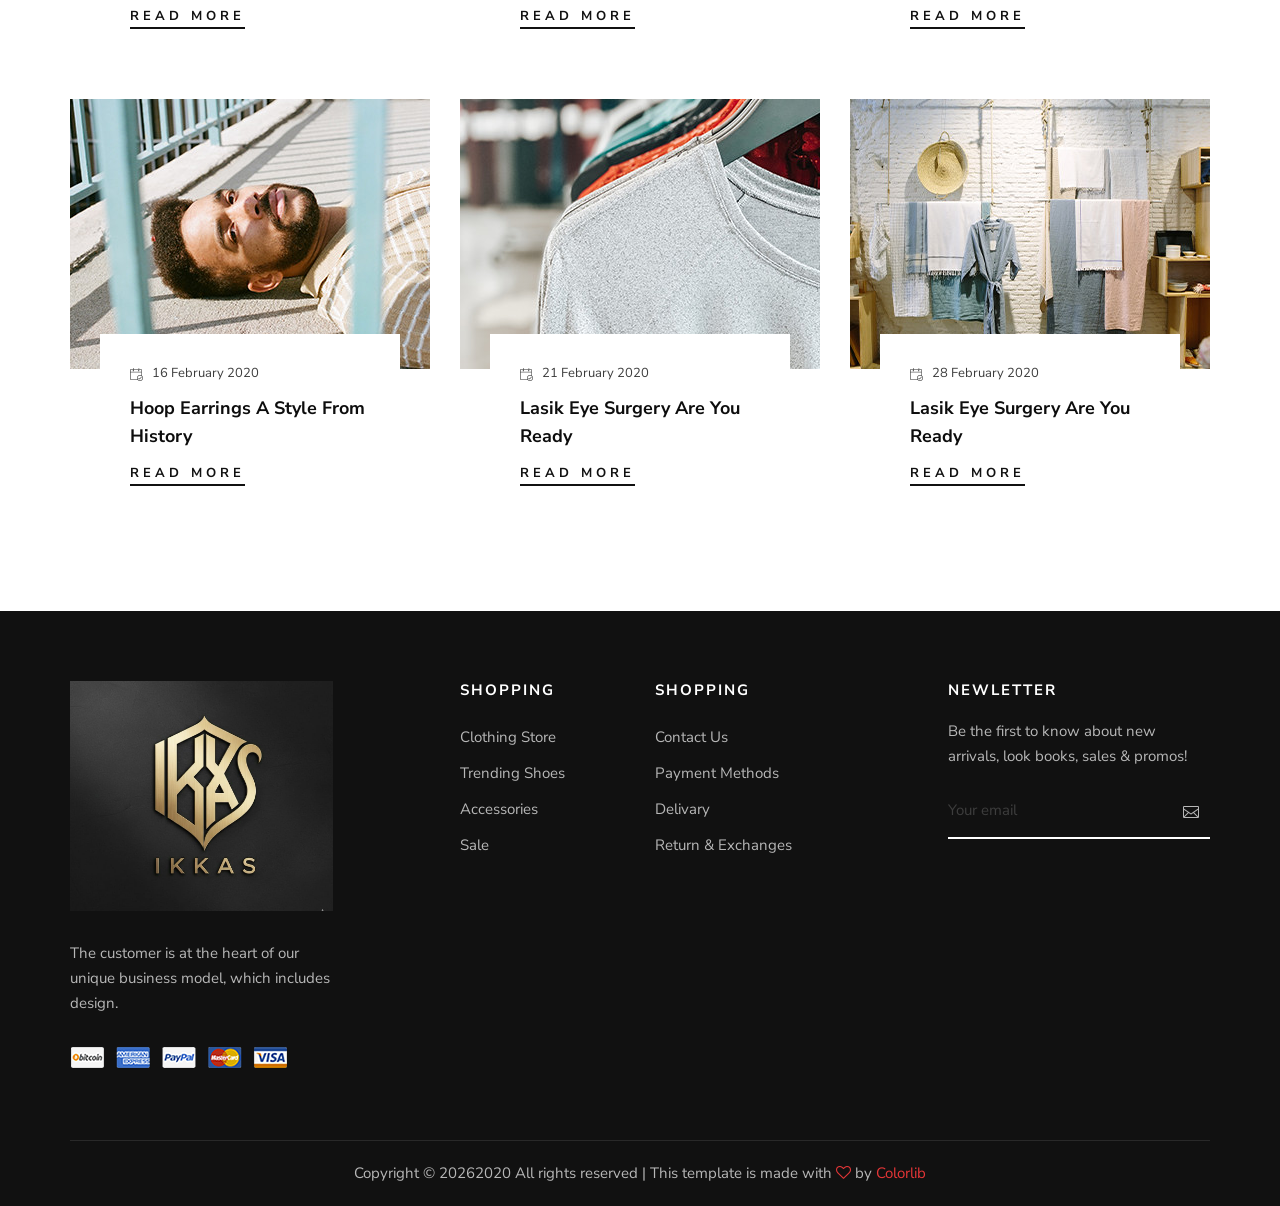
<file: blog.html>
<!DOCTYPE html>
<html lang="zxx">

<head>
    <meta charset="UTF-8">
    <meta name="description" content="Male_Fashion Template">
    <meta name="keywords" content="Male_Fashion, unica, creative, html">
    <meta name="viewport" content="width=device-width, initial-scale=1.0">
    <meta http-equiv="X-UA-Compatible" content="ie=edge">
    <title>Male-Fashion | Template</title>

    <!-- Google Font -->
    <link href="https://fonts.googleapis.com/css2?family=Nunito+Sans:wght@300;400;600;700;800;900&display=swap"
        rel="stylesheet">

    <!-- Css Styles -->
    <link rel="stylesheet" href="css/bootstrap.min.css" type="text/css">
    <link rel="stylesheet" href="css/font-awesome.min.css" type="text/css">
    <link rel="stylesheet" href="css/elegant-icons.css" type="text/css">
    <link rel="stylesheet" href="css/magnific-popup.css" type="text/css">
    <link rel="stylesheet" href="css/nice-select.css" type="text/css">
    <link rel="stylesheet" href="css/owl.carousel.min.css" type="text/css">
    <link rel="stylesheet" href="css/slicknav.min.css" type="text/css">
    <link rel="stylesheet" href="css/style.css" type="text/css">
</head>

<body>
    <!-- Page Preloder -->
    <div id="preloder">
        <div class="loader"></div>
    </div>

    <!-- Offcanvas Menu Begin -->
    <div class="offcanvas-menu-overlay"></div>
    <div class="offcanvas-menu-wrapper">
        <div class="offcanvas__option">
            <div class="offcanvas__links">
                <a href="#">Sign in</a>
                <a href="#">FAQs</a>
            </div>
            <div class="offcanvas__top__hover">
                <span>Usd <i class="arrow_carrot-down"></i></span>
                <ul>
                    <li>USD</li>
                    <li>EUR</li>
                    <li>USD</li>
                </ul>
            </div>
        </div>
        <div class="offcanvas__nav__option">
            <a href="#" class="search-switch"><img src="img/icon/search.png" alt=""></a>
            <a href="#"><img src="img/icon/heart.png" alt=""></a>
            <a href="#"><img src="img/icon/cart.png" alt=""> <span>0</span></a>
            <div class="price">$0.00</div>
        </div>
        <div id="mobile-menu-wrap"></div>
        <div class="offcanvas__text">
            <p>Free shipping, 30-day return or refund guarantee.</p>
        </div>
    </div>
    <!-- Offcanvas Menu End -->

    <!-- Header Section Begin -->
    <header class="header">
        <div class="header__top">
            <div class="container">
                <div class="row">
                    <div class="col-lg-6 col-md-7">
                        <div class="header__top__left">
                            <p>Free shipping, 30-day return or refund guarantee.</p>
                        </div>
                    </div>
                    <div class="col-lg-6 col-md-5">
                        <div class="header__top__right">
                            <div class="header__top__links">
                                <a href="#">Sign in</a>
                                <a href="#">FAQs</a>
                            </div>
                            <div class="header__top__hover">
                                <span>Usd <i class="arrow_carrot-down"></i></span>
                                <ul>
                                    <li>USD</li>
                                    <li>EUR</li>
                                    <li>USD</li>
                                </ul>
                            </div>
                        </div>
                    </div>
                </div>
            </div>
        </div>
        <div class="container">
            <div class="row">
                <div class="col-lg-3 col-md-3">
                    <div class="header__logo">
                        <a href="./index.html"><img src="img/logo.png" alt=""></a>
                    </div>
                </div>
                <div class="col-lg-6 col-md-6">
                    <nav class="header__menu mobile-menu">
                        <ul>
                            <li><a href="./index.html">Home</a></li>
                            <li><a href="./shop.html">Shop</a></li>
                            <li><a href="#">Pages</a>
                                <ul class="dropdown">
                                    <li><a href="./about.html">About Us</a></li>
                                    <li><a href="./shop-details.html">Shop Details</a></li>
                                    <li><a href="./shopping-cart.html">Shopping Cart</a></li>
                                    <li><a href="./checkout.html">Check Out</a></li>
                                    <li><a href="./blog-details.html">Blog Details</a></li>
                                </ul>
                            </li>
                            <li class="active"><a href="./blog.html">Blog</a></li>
                            <li><a href="./contact.html">Contacts</a></li>
                        </ul>
                    </nav>
                </div>
                <div class="col-lg-3 col-md-3">
                    <div class="header__nav__option">
                        <a href="#" class="search-switch"><img src="img/icon/search.png" alt=""></a>
                        <a href="#"><img src="img/icon/heart.png" alt=""></a>
                        <a href="#"><img src="img/icon/cart.png" alt=""> <span>0</span></a>
                        <div class="price">$0.00</div>
                    </div>
                </div>
            </div>
            <div class="canvas__open"><i class="fa fa-bars"></i></div>
        </div>
    </header>
    <!-- Header Section End -->

    <!-- Breadcrumb Section Begin -->
    <section class="breadcrumb-blog set-bg" data-setbg="img/breadcrumb-bg.jpg">
        <div class="container">
            <div class="row">
                <div class="col-lg-12">
                    <h2>Our Blog</h2>
                </div>
            </div>
        </div>
    </section>
    <!-- Breadcrumb Section End -->

    <!-- Blog Section Begin -->
    <section class="blog spad">
        <div class="container">
            <div class="row">
                <div class="col-lg-4 col-md-6 col-sm-6">
                    <div class="blog__item">
                        <div class="blog__item__pic set-bg" data-setbg="img/blog/blog-1.jpg"></div>
                        <div class="blog__item__text">
                            <span><img src="img/icon/calendar.png" alt=""> 16 February 2020</span>
                            <h5>What Curling Irons Are The Best Ones</h5>
                            <a href="#">Read More</a>
                        </div>
                    </div>
                </div>
                <div class="col-lg-4 col-md-6 col-sm-6">
                    <div class="blog__item">
                        <div class="blog__item__pic set-bg" data-setbg="img/blog/blog-2.jpg"></div>
                        <div class="blog__item__text">
                            <span><img src="img/icon/calendar.png" alt=""> 21 February 2020</span>
                            <h5>Eternity Bands Do Last Forever</h5>
                            <a href="#">Read More</a>
                        </div>
                    </div>
                </div>
                <div class="col-lg-4 col-md-6 col-sm-6">
                    <div class="blog__item">
                        <div class="blog__item__pic set-bg" data-setbg="img/blog/blog-3.jpg"></div>
                        <div class="blog__item__text">
                            <span><img src="img/icon/calendar.png" alt=""> 28 February 2020</span>
                            <h5>The Health Benefits Of Sunglasses</h5>
                            <a href="#">Read More</a>
                        </div>
                    </div>
                </div>
                <div class="col-lg-4 col-md-6 col-sm-6">
                    <div class="blog__item">
                        <div class="blog__item__pic set-bg" data-setbg="img/blog/blog-4.jpg"></div>
                        <div class="blog__item__text">
                            <span><img src="img/icon/calendar.png" alt=""> 16 February 2020</span>
                            <h5>Aiming For Higher The Mastopexy</h5>
                            <a href="#">Read More</a>
                        </div>
                    </div>
                </div>
                <div class="col-lg-4 col-md-6 col-sm-6">
                    <div class="blog__item">
                        <div class="blog__item__pic set-bg" data-setbg="img/blog/blog-5.jpg"></div>
                        <div class="blog__item__text">
                            <span><img src="img/icon/calendar.png" alt=""> 21 February 2020</span>
                            <h5>Wedding Rings A Gift For A Lifetime</h5>
                            <a href="#">Read More</a>
                        </div>
                    </div>
                </div>
                <div class="col-lg-4 col-md-6 col-sm-6">
                    <div class="blog__item">
                        <div class="blog__item__pic set-bg" data-setbg="img/blog/blog-6.jpg"></div>
                        <div class="blog__item__text">
                            <span><img src="img/icon/calendar.png" alt=""> 28 February 2020</span>
                            <h5>The Different Methods Of Hair Removal</h5>
                            <a href="#">Read More</a>
                        </div>
                    </div>
                </div>
                <div class="col-lg-4 col-md-6 col-sm-6">
                    <div class="blog__item">
                        <div class="blog__item__pic set-bg" data-setbg="img/blog/blog-7.jpg"></div>
                        <div class="blog__item__text">
                            <span><img src="img/icon/calendar.png" alt=""> 16 February 2020</span>
                            <h5>Hoop Earrings A Style From History</h5>
                            <a href="#">Read More</a>
                        </div>
                    </div>
                </div>
                <div class="col-lg-4 col-md-6 col-sm-6">
                    <div class="blog__item">
                        <div class="blog__item__pic set-bg" data-setbg="img/blog/blog-8.jpg"></div>
                        <div class="blog__item__text">
                            <span><img src="img/icon/calendar.png" alt=""> 21 February 2020</span>
                            <h5>Lasik Eye Surgery Are You Ready</h5>
                            <a href="#">Read More</a>
                        </div>
                    </div>
                </div>
                <div class="col-lg-4 col-md-6 col-sm-6">
                    <div class="blog__item">
                        <div class="blog__item__pic set-bg" data-setbg="img/blog/blog-9.jpg"></div>
                        <div class="blog__item__text">
                            <span><img src="img/icon/calendar.png" alt=""> 28 February 2020</span>
                            <h5>Lasik Eye Surgery Are You Ready</h5>
                            <a href="#">Read More</a>
                        </div>
                    </div>
                </div>
            </div>
        </div>
    </section>
    <!-- Blog Section End -->

    <!-- Footer Section Begin -->
    <footer class="footer">
        <div class="container">
            <div class="row">
                <div class="col-lg-3 col-md-6 col-sm-6">
                    <div class="footer__about">
                        <div class="footer__logo">
                            <a href="#"><img src="img/footer-logo.png" alt=""></a>
                        </div>
                        <p>The customer is at the heart of our unique business model, which includes design.</p>
                        <a href="#"><img src="img/payment.png" alt=""></a>
                    </div>
                </div>
                <div class="col-lg-2 offset-lg-1 col-md-3 col-sm-6">
                    <div class="footer__widget">
                        <h6>Shopping</h6>
                        <ul>
                            <li><a href="#">Clothing Store</a></li>
                            <li><a href="#">Trending Shoes</a></li>
                            <li><a href="#">Accessories</a></li>
                            <li><a href="#">Sale</a></li>
                        </ul>
                    </div>
                </div>
                <div class="col-lg-2 col-md-3 col-sm-6">
                    <div class="footer__widget">
                        <h6>Shopping</h6>
                        <ul>
                            <li><a href="#">Contact Us</a></li>
                            <li><a href="#">Payment Methods</a></li>
                            <li><a href="#">Delivary</a></li>
                            <li><a href="#">Return & Exchanges</a></li>
                        </ul>
                    </div>
                </div>
                <div class="col-lg-3 offset-lg-1 col-md-6 col-sm-6">
                    <div class="footer__widget">
                        <h6>NewLetter</h6>
                        <div class="footer__newslatter">
                            <p>Be the first to know about new arrivals, look books, sales & promos!</p>
                            <form action="#">
                                <input type="text" placeholder="Your email">
                                <button type="submit"><span class="icon_mail_alt"></span></button>
                            </form>
                        </div>
                    </div>
                </div>
            </div>
            <div class="row">
                <div class="col-lg-12 text-center">
                    <div class="footer__copyright__text">
                        <!-- Link back to Colorlib can't be removed. Template is licensed under CC BY 3.0. -->
                        <p>Copyright ©
                            <script>
                                document.write(new Date().getFullYear());
                            </script>2020
                            All rights reserved | This template is made with <i class="fa fa-heart-o"
                                aria-hidden="true"></i> by <a href="https://colorlib.com" target="_blank">Colorlib</a>
                        </p>
                        <!-- Link back to Colorlib can't be removed. Template is licensed under CC BY 3.0. -->
                    </div>
                </div>
            </div>
        </div>
    </footer>
    <!-- Footer Section End -->

    <!-- Search Begin -->
    <div class="search-model">
        <div class="h-100 d-flex align-items-center justify-content-center">
            <div class="search-close-switch">+</div>
            <form class="search-model-form">
                <input type="text" id="search-input" placeholder="Search here.....">
            </form>
        </div>
    </div>
    <!-- Search End -->

    <!-- Js Plugins -->
    <script src="js/jquery-3.3.1.min.js"></script>
    <script src="js/bootstrap.min.js"></script>
    <script src="js/jquery.nice-select.min.js"></script>
    <script src="js/jquery.nicescroll.min.js"></script>
    <script src="js/jquery.magnific-popup.min.js"></script>
    <script src="js/jquery.countdown.min.js"></script>
    <script src="js/jquery.slicknav.js"></script>
    <script src="js/mixitup.min.js"></script>
    <script src="js/owl.carousel.min.js"></script>
    <script src="js/main.js"></script>
</body>

</html>
</file>
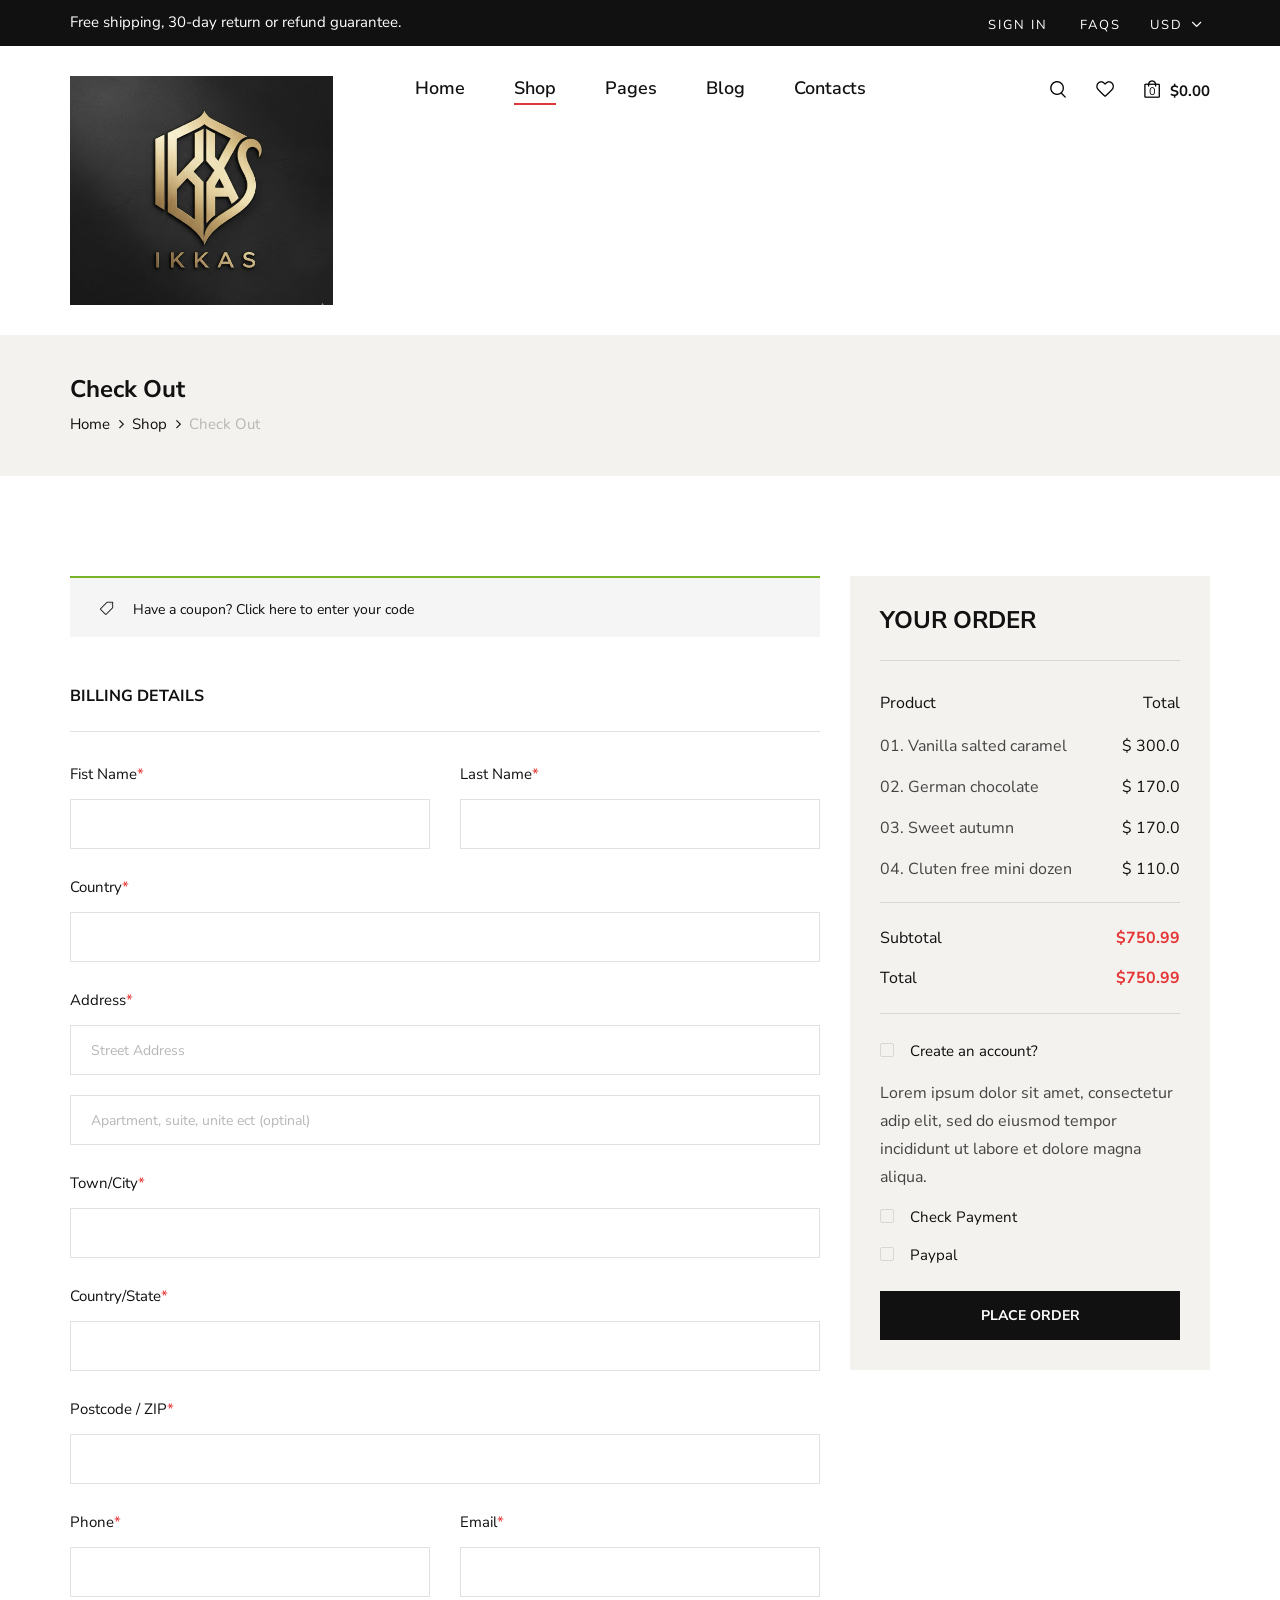
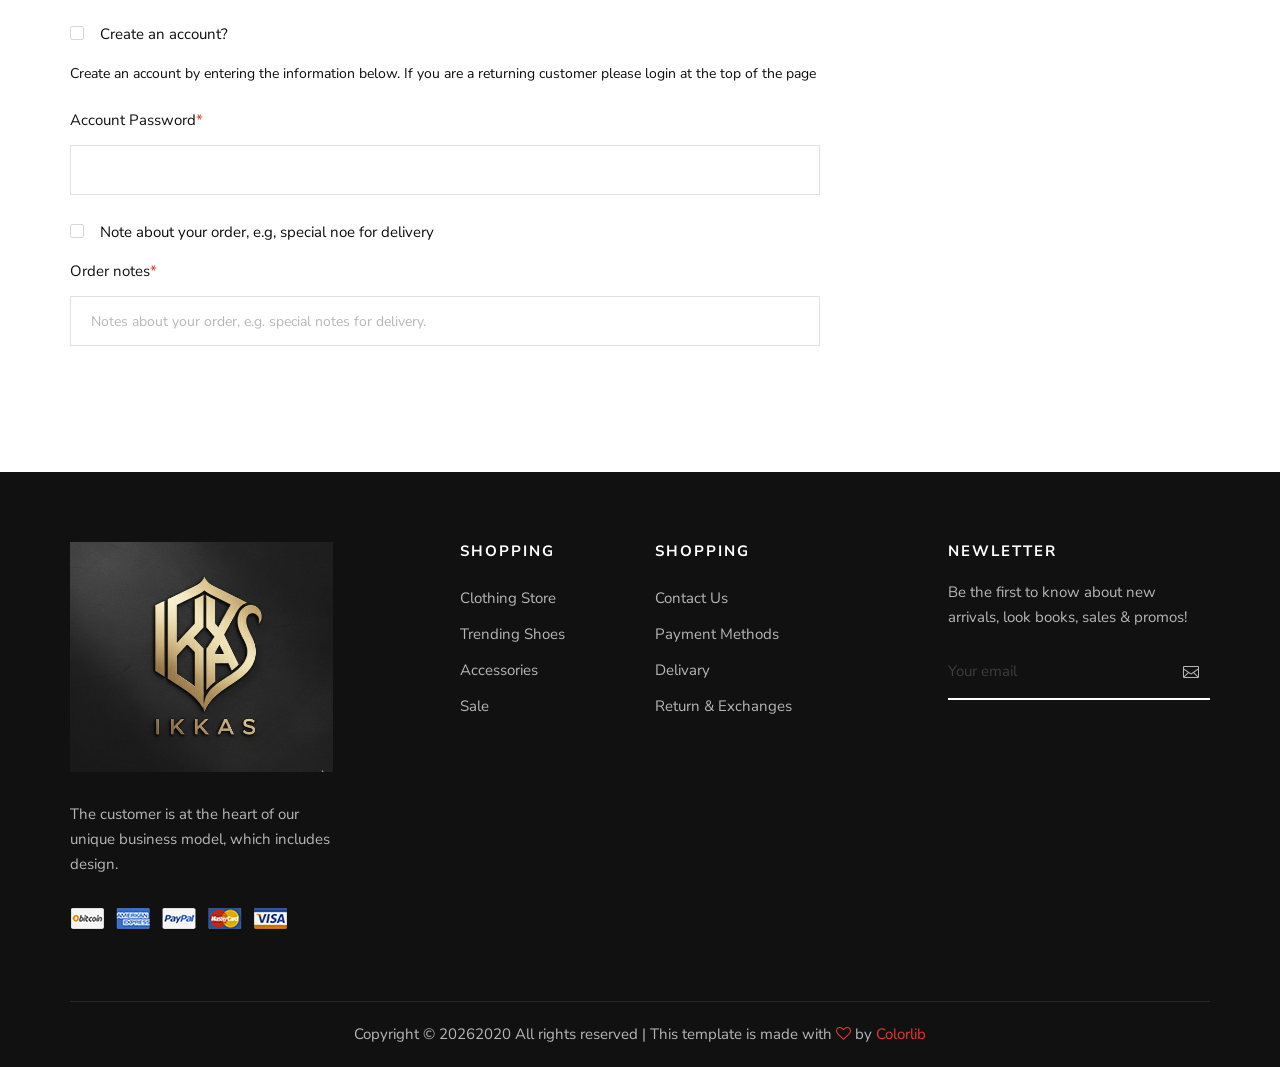
<file: checkout.html>
<!DOCTYPE html>
<html lang="zxx">

<head>
    <meta charset="UTF-8">
    <meta name="description" content="Male_Fashion Template">
    <meta name="keywords" content="Male_Fashion, unica, creative, html">
    <meta name="viewport" content="width=device-width, initial-scale=1.0">
    <meta http-equiv="X-UA-Compatible" content="ie=edge">
    <title>Male-Fashion | Template</title>

    <!-- Google Font -->
    <link href="https://fonts.googleapis.com/css2?family=Nunito+Sans:wght@300;400;600;700;800;900&display=swap"
    rel="stylesheet">

    <!-- Css Styles -->
    <link rel="stylesheet" href="css/bootstrap.min.css" type="text/css">
    <link rel="stylesheet" href="css/font-awesome.min.css" type="text/css">
    <link rel="stylesheet" href="css/elegant-icons.css" type="text/css">
    <link rel="stylesheet" href="css/magnific-popup.css" type="text/css">
    <link rel="stylesheet" href="css/nice-select.css" type="text/css">
    <link rel="stylesheet" href="css/owl.carousel.min.css" type="text/css">
    <link rel="stylesheet" href="css/slicknav.min.css" type="text/css">
    <link rel="stylesheet" href="css/style.css" type="text/css">
</head>

<body>
    <!-- Page Preloder -->
    <div id="preloder">
        <div class="loader"></div>
    </div>

    <!-- Offcanvas Menu Begin -->
    <div class="offcanvas-menu-overlay"></div>
    <div class="offcanvas-menu-wrapper">
        <div class="offcanvas__option">
            <div class="offcanvas__links">
                <a href="#">Sign in</a>
                <a href="#">FAQs</a>
            </div>
            <div class="offcanvas__top__hover">
                <span>Usd <i class="arrow_carrot-down"></i></span>
                <ul>
                    <li>USD</li>
                    <li>EUR</li>
                    <li>USD</li>
                </ul>
            </div>
        </div>
        <div class="offcanvas__nav__option">
            <a href="#" class="search-switch"><img src="img/icon/search.png" alt=""></a>
            <a href="#"><img src="img/icon/heart.png" alt=""></a>
            <a href="#"><img src="img/icon/cart.png" alt=""> <span>0</span></a>
            <div class="price">$0.00</div>
        </div>
        <div id="mobile-menu-wrap"></div>
        <div class="offcanvas__text">
            <p>Free shipping, 30-day return or refund guarantee.</p>
        </div>
    </div>
    <!-- Offcanvas Menu End -->

    <!-- Header Section Begin -->
    <header class="header">
        <div class="header__top">
            <div class="container">
                <div class="row">
                    <div class="col-lg-6 col-md-7">
                        <div class="header__top__left">
                            <p>Free shipping, 30-day return or refund guarantee.</p>
                        </div>
                    </div>
                    <div class="col-lg-6 col-md-5">
                        <div class="header__top__right">
                            <div class="header__top__links">
                                <a href="#">Sign in</a>
                                <a href="#">FAQs</a>
                            </div>
                            <div class="header__top__hover">
                                <span>Usd <i class="arrow_carrot-down"></i></span>
                                <ul>
                                    <li>USD</li>
                                    <li>EUR</li>
                                    <li>USD</li>
                                </ul>
                            </div>
                        </div>
                    </div>
                </div>
            </div>
        </div>
        <div class="container">
            <div class="row">
                <div class="col-lg-3 col-md-3">
                    <div class="header__logo">
                        <a href="./index.html"><img src="img/logo.png" alt=""></a>
                    </div>
                </div>
                <div class="col-lg-6 col-md-6">
                    <nav class="header__menu mobile-menu">
                        <ul>
                            <li><a href="./index.html">Home</a></li>
                            <li class="active"><a href="./shop.html">Shop</a></li>
                            <li><a href="#">Pages</a>
                                <ul class="dropdown">
                                    <li><a href="./about.html">About Us</a></li>
                                    <li><a href="./shop-details.html">Shop Details</a></li>
                                    <li><a href="./shopping-cart.html">Shopping Cart</a></li>
                                    <li><a href="./checkout.html">Check Out</a></li>
                                    <li><a href="./blog-details.html">Blog Details</a></li>
                                </ul>
                            </li>
                            <li><a href="./blog.html">Blog</a></li>
                            <li><a href="./contact.html">Contacts</a></li>
                        </ul>
                    </nav>
                </div>
                <div class="col-lg-3 col-md-3">
                    <div class="header__nav__option">
                        <a href="#" class="search-switch"><img src="img/icon/search.png" alt=""></a>
                        <a href="#"><img src="img/icon/heart.png" alt=""></a>
                        <a href="#"><img src="img/icon/cart.png" alt=""> <span>0</span></a>
                        <div class="price">$0.00</div>
                    </div>
                </div>
            </div>
            <div class="canvas__open"><i class="fa fa-bars"></i></div>
        </div>
    </header>
    <!-- Header Section End -->

    <!-- Breadcrumb Section Begin -->
    <section class="breadcrumb-option">
        <div class="container">
            <div class="row">
                <div class="col-lg-12">
                    <div class="breadcrumb__text">
                        <h4>Check Out</h4>
                        <div class="breadcrumb__links">
                            <a href="./index.html">Home</a>
                            <a href="./shop.html">Shop</a>
                            <span>Check Out</span>
                        </div>
                    </div>
                </div>
            </div>
        </div>
    </section>
    <!-- Breadcrumb Section End -->

    <!-- Checkout Section Begin -->
    <section class="checkout spad">
        <div class="container">
            <div class="checkout__form">
                <form action="#">
                    <div class="row">
                        <div class="col-lg-8 col-md-6">
                            <h6 class="coupon__code"><span class="icon_tag_alt"></span> Have a coupon? <a href="#">Click
                            here</a> to enter your code</h6>
                            <h6 class="checkout__title">Billing Details</h6>
                            <div class="row">
                                <div class="col-lg-6">
                                    <div class="checkout__input">
                                        <p>Fist Name<span>*</span></p>
                                        <input type="text">
                                    </div>
                                </div>
                                <div class="col-lg-6">
                                    <div class="checkout__input">
                                        <p>Last Name<span>*</span></p>
                                        <input type="text">
                                    </div>
                                </div>
                            </div>
                            <div class="checkout__input">
                                <p>Country<span>*</span></p>
                                <input type="text">
                            </div>
                            <div class="checkout__input">
                                <p>Address<span>*</span></p>
                                <input type="text" placeholder="Street Address" class="checkout__input__add">
                                <input type="text" placeholder="Apartment, suite, unite ect (optinal)">
                            </div>
                            <div class="checkout__input">
                                <p>Town/City<span>*</span></p>
                                <input type="text">
                            </div>
                            <div class="checkout__input">
                                <p>Country/State<span>*</span></p>
                                <input type="text">
                            </div>
                            <div class="checkout__input">
                                <p>Postcode / ZIP<span>*</span></p>
                                <input type="text">
                            </div>
                            <div class="row">
                                <div class="col-lg-6">
                                    <div class="checkout__input">
                                        <p>Phone<span>*</span></p>
                                        <input type="text">
                                    </div>
                                </div>
                                <div class="col-lg-6">
                                    <div class="checkout__input">
                                        <p>Email<span>*</span></p>
                                        <input type="text">
                                    </div>
                                </div>
                            </div>
                            <div class="checkout__input__checkbox">
                                <label for="acc">
                                    Create an account?
                                    <input type="checkbox" id="acc">
                                    <span class="checkmark"></span>
                                </label>
                                <p>Create an account by entering the information below. If you are a returning customer
                                please login at the top of the page</p>
                            </div>
                            <div class="checkout__input">
                                <p>Account Password<span>*</span></p>
                                <input type="text">
                            </div>
                            <div class="checkout__input__checkbox">
                                <label for="diff-acc">
                                    Note about your order, e.g, special noe for delivery
                                    <input type="checkbox" id="diff-acc">
                                    <span class="checkmark"></span>
                                </label>
                            </div>
                            <div class="checkout__input">
                                <p>Order notes<span>*</span></p>
                                <input type="text"
                                placeholder="Notes about your order, e.g. special notes for delivery.">
                            </div>
                        </div>
                        <div class="col-lg-4 col-md-6">
                            <div class="checkout__order">
                                <h4 class="order__title">Your order</h4>
                                <div class="checkout__order__products">Product <span>Total</span></div>
                                <ul class="checkout__total__products">
                                    <li>01. Vanilla salted caramel <span>$ 300.0</span></li>
                                    <li>02. German chocolate <span>$ 170.0</span></li>
                                    <li>03. Sweet autumn <span>$ 170.0</span></li>
                                    <li>04. Cluten free mini dozen <span>$ 110.0</span></li>
                                </ul>
                                <ul class="checkout__total__all">
                                    <li>Subtotal <span>$750.99</span></li>
                                    <li>Total <span>$750.99</span></li>
                                </ul>
                                <div class="checkout__input__checkbox">
                                    <label for="acc-or">
                                        Create an account?
                                        <input type="checkbox" id="acc-or">
                                        <span class="checkmark"></span>
                                    </label>
                                </div>
                                <p>Lorem ipsum dolor sit amet, consectetur adip elit, sed do eiusmod tempor incididunt
                                ut labore et dolore magna aliqua.</p>
                                <div class="checkout__input__checkbox">
                                    <label for="payment">
                                        Check Payment
                                        <input type="checkbox" id="payment">
                                        <span class="checkmark"></span>
                                    </label>
                                </div>
                                <div class="checkout__input__checkbox">
                                    <label for="paypal">
                                        Paypal
                                        <input type="checkbox" id="paypal">
                                        <span class="checkmark"></span>
                                    </label>
                                </div>
                                <button type="submit" class="site-btn">PLACE ORDER</button>
                            </div>
                        </div>
                    </div>
                </form>
            </div>
        </div>
    </section>
    <!-- Checkout Section End -->

    <!-- Footer Section Begin -->
    <footer class="footer">
        <div class="container">
            <div class="row">
                <div class="col-lg-3 col-md-6 col-sm-6">
                    <div class="footer__about">
                        <div class="footer__logo">
                            <a href="#"><img src="img/footer-logo.png" alt=""></a>
                        </div>
                        <p>The customer is at the heart of our unique business model, which includes design.</p>
                        <a href="#"><img src="img/payment.png" alt=""></a>
                    </div>
                </div>
                <div class="col-lg-2 offset-lg-1 col-md-3 col-sm-6">
                    <div class="footer__widget">
                        <h6>Shopping</h6>
                        <ul>
                            <li><a href="#">Clothing Store</a></li>
                            <li><a href="#">Trending Shoes</a></li>
                            <li><a href="#">Accessories</a></li>
                            <li><a href="#">Sale</a></li>
                        </ul>
                    </div>
                </div>
                <div class="col-lg-2 col-md-3 col-sm-6">
                    <div class="footer__widget">
                        <h6>Shopping</h6>
                        <ul>
                            <li><a href="#">Contact Us</a></li>
                            <li><a href="#">Payment Methods</a></li>
                            <li><a href="#">Delivary</a></li>
                            <li><a href="#">Return & Exchanges</a></li>
                        </ul>
                    </div>
                </div>
                <div class="col-lg-3 offset-lg-1 col-md-6 col-sm-6">
                    <div class="footer__widget">
                        <h6>NewLetter</h6>
                        <div class="footer__newslatter">
                            <p>Be the first to know about new arrivals, look books, sales & promos!</p>
                            <form action="#">
                                <input type="text" placeholder="Your email">
                                <button type="submit"><span class="icon_mail_alt"></span></button>
                            </form>
                        </div>
                    </div>
                </div>
            </div>
            <div class="row">
                <div class="col-lg-12 text-center">
                    <div class="footer__copyright__text">
                        <!-- Link back to Colorlib can't be removed. Template is licensed under CC BY 3.0. -->
                        <p>Copyright ©
                            <script>
                                document.write(new Date().getFullYear());
                            </script>2020
                            All rights reserved | This template is made with <i class="fa fa-heart-o"
                            aria-hidden="true"></i> by <a href="https://colorlib.com" target="_blank">Colorlib</a>
                        </p>
                        <!-- Link back to Colorlib can't be removed. Template is licensed under CC BY 3.0. -->
                    </div>
                </div>
            </div>
        </div>
    </footer>
    <!-- Footer Section End -->

    <!-- Search Begin -->
    <div class="search-model">
        <div class="h-100 d-flex align-items-center justify-content-center">
            <div class="search-close-switch">+</div>
            <form class="search-model-form">
                <input type="text" id="search-input" placeholder="Search here.....">
            </form>
        </div>
    </div>
    <!-- Search End -->

    <!-- Js Plugins -->
    <script src="js/jquery-3.3.1.min.js"></script>
    <script src="js/bootstrap.min.js"></script>
    <script src="js/jquery.nice-select.min.js"></script>
    <script src="js/jquery.nicescroll.min.js"></script>
    <script src="js/jquery.magnific-popup.min.js"></script>
    <script src="js/jquery.countdown.min.js"></script>
    <script src="js/jquery.slicknav.js"></script>
    <script src="js/mixitup.min.js"></script>
    <script src="js/owl.carousel.min.js"></script>
    <script src="js/main.js"></script>
</body>

</html>
</file>
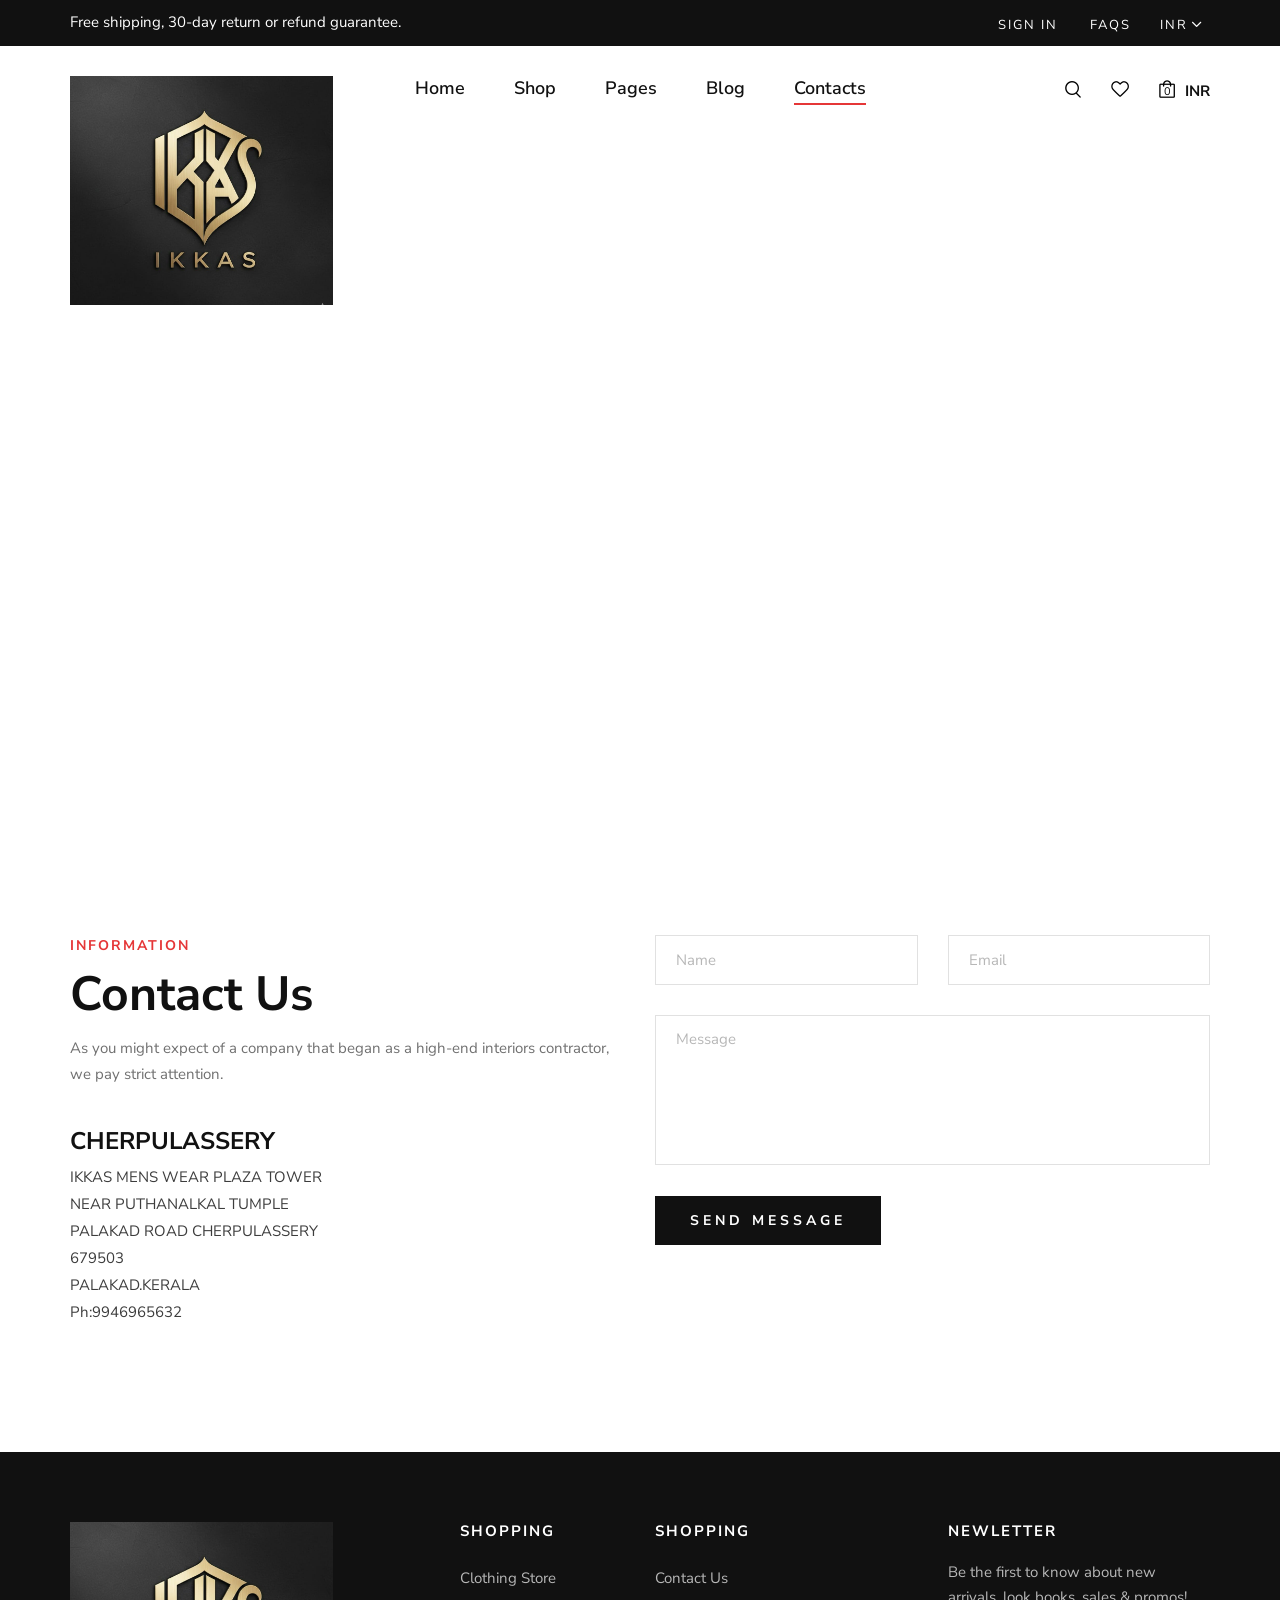
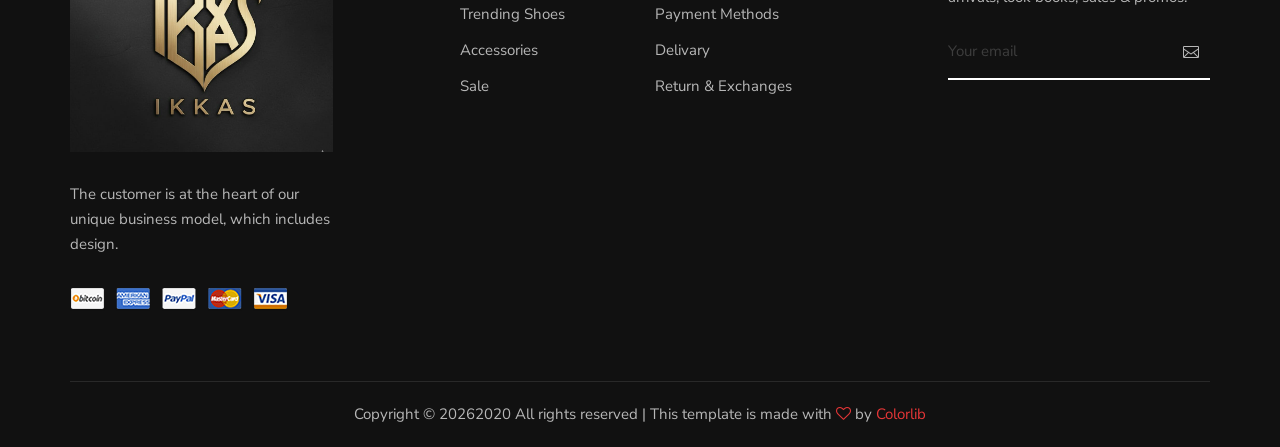
<file: contact.html>
<!DOCTYPE html>
<html lang="zxx">

<head>
    <meta charset="UTF-8">
    <meta name="description" content="Male_Fashion Template">
    <meta name="keywords" content="Male_Fashion, unica, creative, html">
    <meta name="viewport" content="width=device-width, initial-scale=1.0">
    <meta http-equiv="X-UA-Compatible" content="ie=edge">
    <title>IKKAS MENSWEAR</title>

    <!-- Google Font -->
    <link href="https://fonts.googleapis.com/css2?family=Nunito+Sans:wght@300;400;600;700;800;900&display=swap"
        rel="stylesheet">

    <!-- Css Styles -->
    <link rel="stylesheet" href="css/bootstrap.min.css" type="text/css">
    <link rel="stylesheet" href="css/font-awesome.min.css" type="text/css">
    <link rel="stylesheet" href="css/elegant-icons.css" type="text/css">
    <link rel="stylesheet" href="css/magnific-popup.css" type="text/css">
    <link rel="stylesheet" href="css/nice-select.css" type="text/css">
    <link rel="stylesheet" href="css/owl.carousel.min.css" type="text/css">
    <link rel="stylesheet" href="css/slicknav.min.css" type="text/css">
    <link rel="stylesheet" href="css/style.css" type="text/css">
</head>

<body>
    <!-- Page Preloder -->
    <div id="preloder">
        <div class="loader"></div>
    </div>

    <!-- Offcanvas Menu Begin -->
    <div class="offcanvas-menu-overlay"></div>
    <div class="offcanvas-menu-wrapper">
        <div class="offcanvas__option">
            <div class="offcanvas__links">
                <a href="#">Sign in</a>
                <a href="#">FAQs</a>
            </div>
            <div class="offcanvas__top__hover">
                <span>Usd <i class="arrow_carrot-down"></i></span>
                <ul>
                    <li>USD</li>
                    <li>EUR</li>
                    <li>USD</li>
                </ul>
            </div>
        </div>
        <div class="offcanvas__nav__option">
            <a href="#" class="search-switch"><img src="img/icon/search.png" alt=""></a>
            <a href="#"><img src="img/icon/heart.png" alt=""></a>
            <a href="#"><img src="img/icon/cart.png" alt=""> <span>0</span></a>
            <div class="price">$0.00</div>
        </div>
        <div id="mobile-menu-wrap"></div>
        <div class="offcanvas__text">
            <p>Free shipping, 30-day return or refund guarantee.</p>
        </div>
    </div>
    <!-- Offcanvas Menu End -->

    <!-- Header Section Begin -->
    <header class="header">
        <div class="header__top">
            <div class="container">
                <div class="row">
                    <div class="col-lg-6 col-md-7">
                        <div class="header__top__left">
                            <p>Free shipping, 30-day return or refund guarantee.</p>
                        </div>
                    </div>
                    <div class="col-lg-6 col-md-5">
                        <div class="header__top__right">
                            <div class="header__top__links">
                                <a href="#">Sign in</a>
                                <a href="#">FAQs</a>
                            </div>
                            <div class="header__top__hover">
                                <span>INR<i class="arrow_carrot-down"></i></span>
                                <ul>
                                    <li>INR</li>
                                    <li>EUR</li>
                                    <li>USD</li>
                                </ul>
                            </div>
                        </div>
                    </div>
                </div>
            </div>
        </div>
        <div class="container">
            <div class="row">
                <div class="col-lg-3 col-md-3">
                    <div class="header__logo">
                        <a href="./index.html"><img src="img/logo.png" alt=""></a>
                    </div>
                </div>
                <div class="col-lg-6 col-md-6">
                    <nav class="header__menu mobile-menu">
                        <ul>
                            <li><a href="./index.html">Home</a></li>
                            <li><a href="./shop.html">Shop</a></li>
                            <li><a href="#">Pages</a>
                                <ul class="dropdown">
                                    <li><a href="./about.html">About Us</a></li>
                                    <li><a href="./shop-details.html">Shop Details</a></li>
                                    <li><a href="./shopping-cart.html">Shopping Cart</a></li>
                                    <li><a href="./checkout.html">Check Out</a></li>
                                    <li><a href="./blog-details.html">Blog Details</a></li>
                                </ul>
                            </li>
                            <li><a href="./blog.html">Blog</a></li>
                            <li class="active"><a href="./contact.html">Contacts</a></li>
                        </ul>
                    </nav>
                </div>
                <div class="col-lg-3 col-md-3">
                    <div class="header__nav__option">
                        <a href="#" class="search-switch"><img src="img/icon/search.png" alt=""></a>
                        <a href="#"><img src="img/icon/heart.png" alt=""></a>
                        <a href="#"><img src="img/icon/cart.png" alt=""> <span>0</span></a>
                        <div class="price">INR</div>
                    </div>
                </div>
            </div>
            <div class="canvas__open"><i class="fa fa-bars"></i></div>
        </div>
    </header>
    <!-- Header Section End -->

    <!-- Map Begin -->
    <div class="map">
        <iframe src="https://maps.app.goo.gl/8QJhFBsPEQwJFLkd7?g_st=ac" height="500" style="border:0;" allowfullscreen="" aria-hidden="false" tabindex="0"></iframe>
    </div>
    <!-- Map End -->

    <!-- Contact Section Begin -->
    <section class="contact spad">
        <div class="container">
            <div class="row">
                <div class="col-lg-6 col-md-6">
                    <div class="contact__text">
                        <div class="section-title">
                            <span>Information</span>
                            <h2>Contact Us</h2>
                            <p>As you might expect of a company that began as a high-end interiors contractor, we pay
                                strict attention.</p>
                        </div>
                        <ul>
                            <li>
                                <h4>CHERPULASSERY</h4>
                                <p>IKKAS MENS WEAR
PLAZA TOWER<br>
NEAR PUTHANALKAL TUMPLE<br>PALAKAD ROAD
CHERPULASSERY<br> 679503<br>
PALAKAD.KERALA <br/>Ph:9946965632 </p>
                            </li>
                            <li>
                                
                            </li>
                        </ul>
                    </div>
                </div>
                <div class="col-lg-6 col-md-6">
                    <div class="contact__form">
                        <form action="#">
                            <div class="row">
                                <div class="col-lg-6">
                                    <input type="text" placeholder="Name">
                                </div>
                                <div class="col-lg-6">
                                    <input type="text" placeholder="Email">
                                </div>
                                <div class="col-lg-12">
                                    <textarea placeholder="Message"></textarea>
                                    <button type="submit" class="site-btn">Send Message</button>
                                </div>
                            </div>
                        </form>
                    </div>
                </div>
            </div>
        </div>
    </section>
    <!-- Contact Section End -->

    <!-- Footer Section Begin -->
    <footer class="footer">
        <div class="container">
            <div class="row">
                <div class="col-lg-3 col-md-6 col-sm-6">
                    <div class="footer__about">
                        <div class="footer__logo">
                            <a href="#"><img src="img/footer-logo.png" alt=""></a>
                        </div>
                        <p>The customer is at the heart of our unique business model, which includes design.</p>
                        <a href="#"><img src="img/payment.png" alt=""></a>
                    </div>
                </div>
                <div class="col-lg-2 offset-lg-1 col-md-3 col-sm-6">
                    <div class="footer__widget">
                        <h6>Shopping</h6>
                        <ul>
                            <li><a href="#">Clothing Store</a></li>
                            <li><a href="#">Trending Shoes</a></li>
                            <li><a href="#">Accessories</a></li>
                            <li><a href="#">Sale</a></li>
                        </ul>
                    </div>
                </div>
                <div class="col-lg-2 col-md-3 col-sm-6">
                    <div class="footer__widget">
                        <h6>Shopping</h6>
                        <ul>
                            <li><a href="#">Contact Us</a></li>
                            <li><a href="#">Payment Methods</a></li>
                            <li><a href="#">Delivary</a></li>
                            <li><a href="#">Return & Exchanges</a></li>
                        </ul>
                    </div>
                </div>
                <div class="col-lg-3 offset-lg-1 col-md-6 col-sm-6">
                    <div class="footer__widget">
                        <h6>NewLetter</h6>
                        <div class="footer__newslatter">
                            <p>Be the first to know about new arrivals, look books, sales & promos!</p>
                            <form action="#">
                                <input type="text" placeholder="Your email">
                                <button type="submit"><span class="icon_mail_alt"></span></button>
                            </form>
                        </div>
                    </div>
                </div>
            </div>
            <div class="row">
                <div class="col-lg-12 text-center">
                    <div class="footer__copyright__text">
                        <!-- Link back to Colorlib can't be removed. Template is licensed under CC BY 3.0. -->
                        <p>Copyright ©
                            <script>
                                document.write(new Date().getFullYear());
                            </script>2020
                            All rights reserved | This template is made with <i class="fa fa-heart-o"
                                aria-hidden="true"></i> by <a href="https://colorlib.com" target="_blank">Colorlib</a>
                        </p>
                        <!-- Link back to Colorlib can't be removed. Template is licensed under CC BY 3.0. -->
                    </div>
                </div>
            </div>
        </div>
    </footer>
    <!-- Footer Section End -->

    <!-- Search Begin -->
    <div class="search-model">
        <div class="h-100 d-flex align-items-center justify-content-center">
            <div class="search-close-switch">+</div>
            <form class="search-model-form">
                <input type="text" id="search-input" placeholder="Search here.....">
            </form>
        </div>
    </div>
    <!-- Search End -->

    <!-- Js Plugins -->
    <script src="js/jquery-3.3.1.min.js"></script>
    <script src="js/bootstrap.min.js"></script>
    <script src="js/jquery.nice-select.min.js"></script>
    <script src="js/jquery.nicescroll.min.js"></script>
    <script src="js/jquery.magnific-popup.min.js"></script>
    <script src="js/jquery.countdown.min.js"></script>
    <script src="js/jquery.slicknav.js"></script>
    <script src="js/mixitup.min.js"></script>
    <script src="js/owl.carousel.min.js"></script>
    <script src="js/main.js"></script>
</body>

</html>
</file>
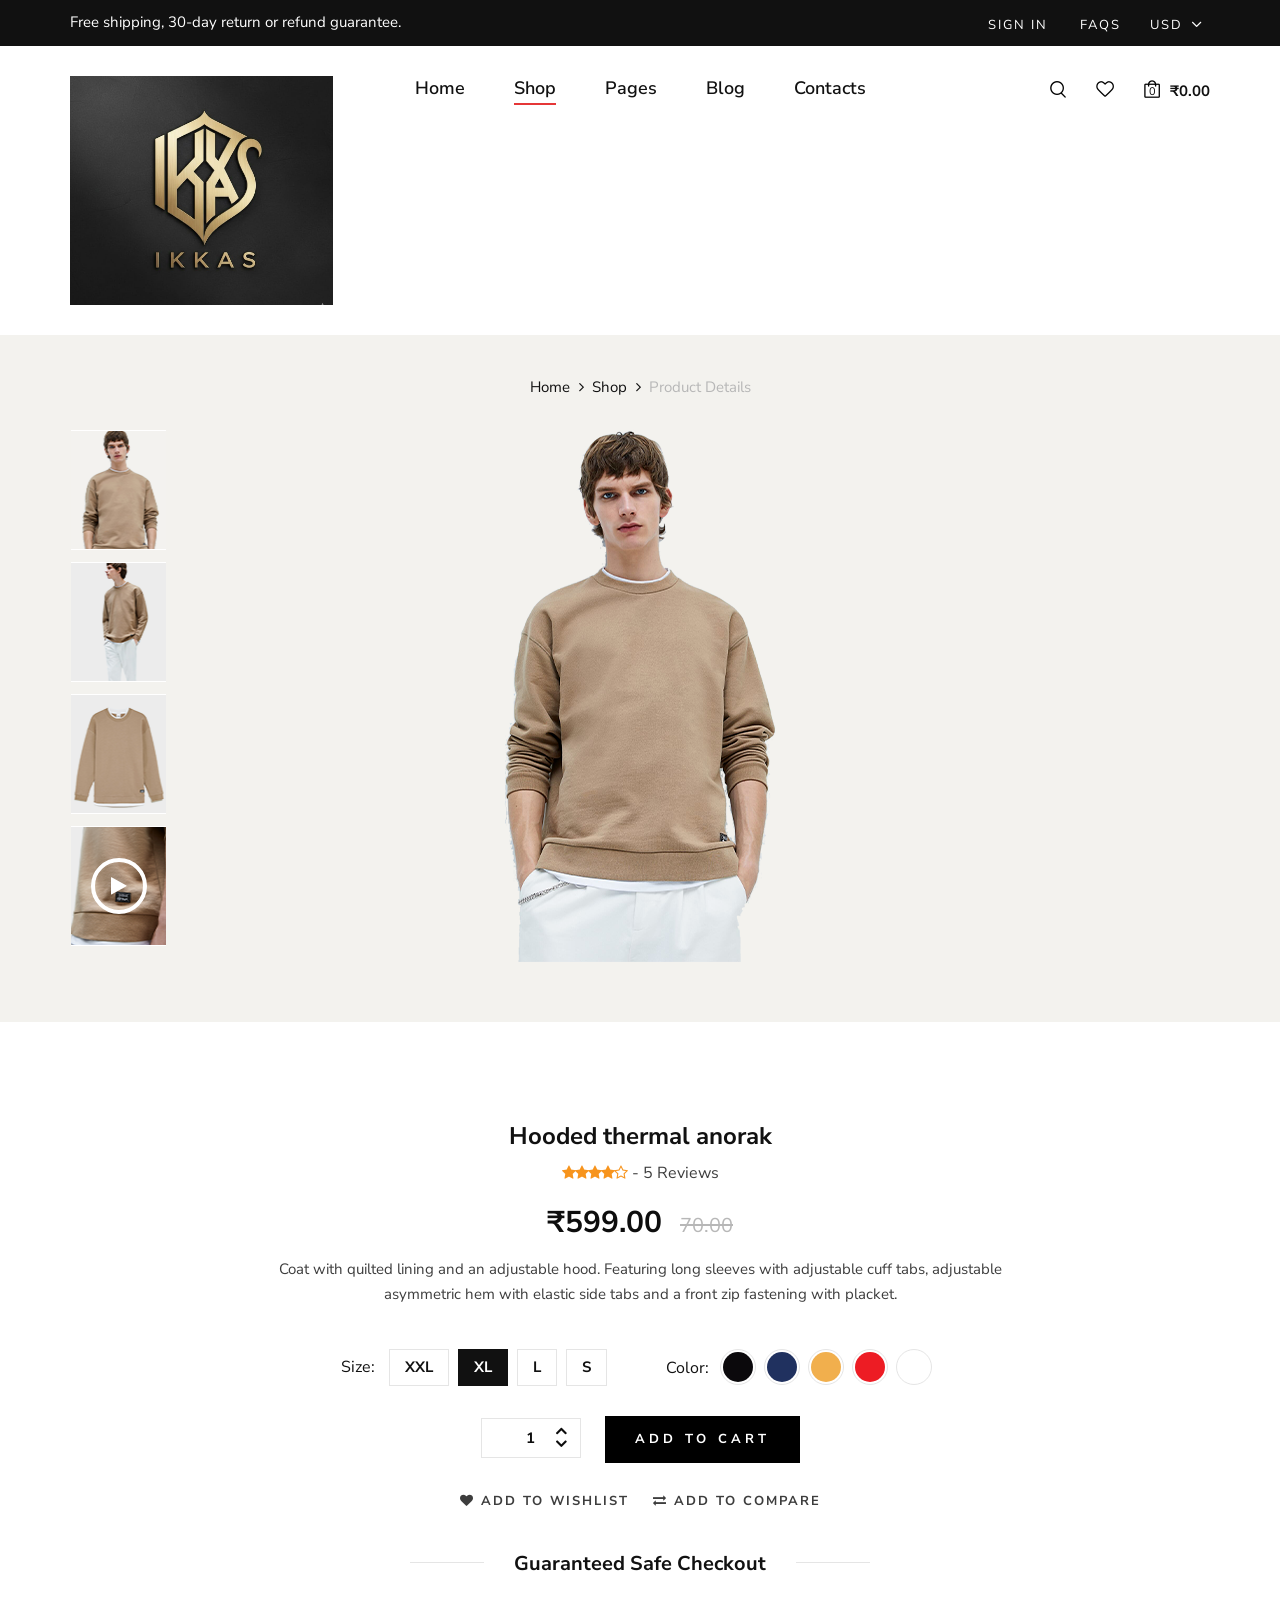
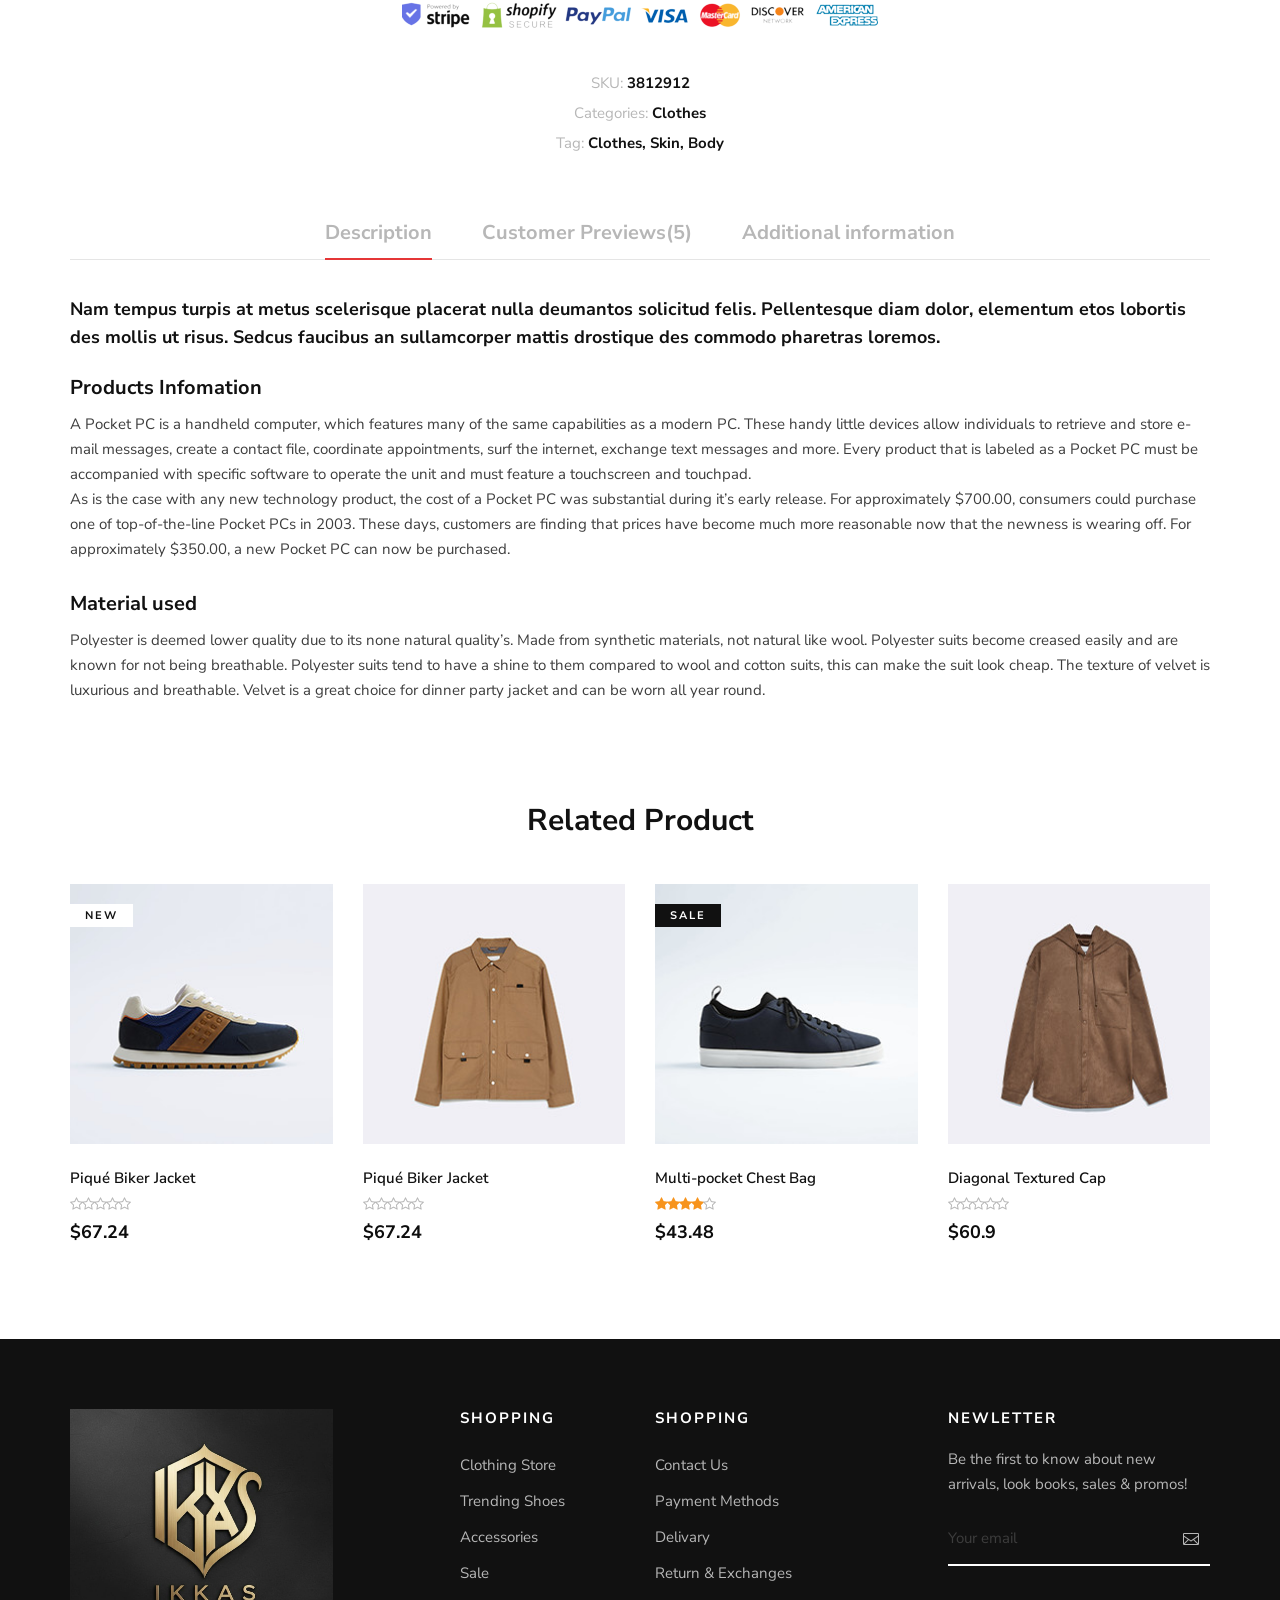
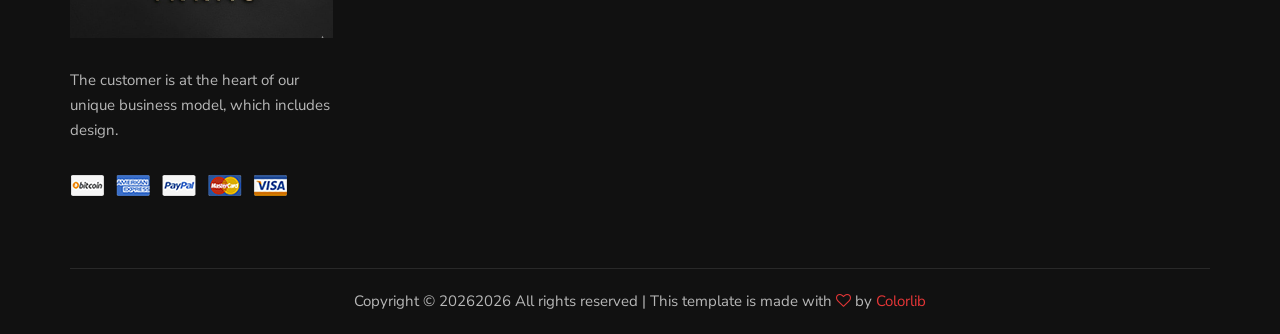
<file: shop-details.html>
<!DOCTYPE html>
<html lang="zxx">

<head>
    <meta charset="UTF-8">
    <meta name="description" content="Male_Fashion Template">
    <meta name="keywords" content="Male_Fashion, unica, creative, html">
    <meta name="viewport" content="width=device-width, initial-scale=1.0">
    <meta http-equiv="X-UA-Compatible" content="ie=edge">
    <title>Male-Fashion | Template</title>

    <!-- Google Font -->
    <link href="https://fonts.googleapis.com/css2?family=Nunito+Sans:wght@300;400;600;700;800;900&display=swap"
    rel="stylesheet">

    <!-- Css Styles -->
    <link rel="stylesheet" href="css/bootstrap.min.css" type="text/css">
    <link rel="stylesheet" href="css/font-awesome.min.css" type="text/css">
    <link rel="stylesheet" href="css/elegant-icons.css" type="text/css">
    <link rel="stylesheet" href="css/magnific-popup.css" type="text/css">
    <link rel="stylesheet" href="css/nice-select.css" type="text/css">
    <link rel="stylesheet" href="css/owl.carousel.min.css" type="text/css">
    <link rel="stylesheet" href="css/slicknav.min.css" type="text/css">
    <link rel="stylesheet" href="css/style.css" type="text/css">
</head>

<body>
    <!-- Page Preloder -->
    <div id="preloder">
        <div class="loader"></div>
    </div>

    <!-- Offcanvas Menu Begin -->
    <div class="offcanvas-menu-overlay"></div>
    <div class="offcanvas-menu-wrapper">
        <div class="offcanvas__option">
            <div class="offcanvas__links">
                <a href="#">Sign in</a>
                <a href="#">FAQs</a>
            </div>
            <div class="offcanvas__top__hover">
                <span>Usd <i class="arrow_carrot-down"></i></span>
                <ul>
                </ul>
            </div>
        </div>
        <div class="offcanvas__nav__option">
            <a href="#" class="search-switch"><img src="img/icon/search.png" alt=""></a>
            <a href="#"><img src="img/icon/heart.png" alt=""></a>
            <a href="#"><img src="img/icon/cart.png" alt=""> <span>0</span></a>
            <div class="price">₹0.00</div>
        </div>
        <div id="mobile-menu-wrap"></div>
        <div class="offcanvas__text">
            <p>Free shipping, 30-day return or refund guarantee.</p>
        </div>
    </div>
    <!-- Offcanvas Menu End -->

    <!-- Header Section Begin -->
    <header class="header">
        <div class="header__top">
            <div class="container">
                <div class="row">
                    <div class="col-lg-6 col-md-7">
                        <div class="header__top__left">
                            <p>Free shipping, 30-day return or refund guarantee.</p>
                        </div>
                    </div>
                    <div class="col-lg-6 col-md-5">
                        <div class="header__top__right">
                            <div class="header__top__links">
                                <a href="#">Sign in</a>
                                <a href="#">FAQs</a>
                            </div>
                            <div class="header__top__hover">
                                <span>Usd <i class="arrow_carrot-down"></i></span>
                                <ul>
                                   
                                </ul>
                            </div>
                        </div>
                    </div>
                </div>
            </div>
        </div>
        <div class="container">
            <div class="row">
                <div class="col-lg-3 col-md-3">
                    <div class="header__logo">
                        <a href="./inex.html"><img src="img/logo.png" alt=""></a>
                    </div>
                </div>
                <div class="col-lg-6 col-md-6">
                    <nav class="header__menu mobile-menu">
                        <ul>
                            <li><a href="./inex.html">Home</a></li>
                            <li class="active"><a href="./shop.html">Shop</a></li>
                            <li><a href="#">Pages</a>
                                <ul class="dropdown">
                                    <li><a href="./about.html">About Us</a></li>
                                    <li><a href="./shop-details.html">Shop Details</a></li>
                                    <li><a href="./shopping-cart.html">Shopping Cart</a></li>
                                    <li><a href="./checkout.html">Check Out</a></li>
                                    <li><a href="./blog-details.html">Blog Details</a></li>
                                </ul>
                            </li>
                            <li><a href="./blog.html">Blog</a></li>
                            <li><a href="./contact.html">Contacts</a></li>
                        </ul>
                    </nav>
                </div>
                <div class="col-lg-3 col-md-3">
                    <div class="header__nav__option">
                        <a href="#" class="search-switch"><img src="img/icon/search.png" alt=""></a>
                        <a href="#"><img src="img/icon/heart.png" alt=""></a>
                        <a href="#"><img src="img/icon/cart.png" alt=""> <span>0</span></a>
                        <div class="price">₹0.00</div>
                    </div>
                </div>
            </div>
            <div class="canvas__open"><i class="fa fa-bars"></i></div>
        </div>
    </header>
    <!-- Header Section End -->

    <!-- Shop Details Section Begin -->
    <section class="shop-details">
        <div class="product__details__pic">
            <div class="container">
                <div class="row">
                    <div class="col-lg-12">
                        <div class="product__details__breadcrumb">
                            <a href="./index.html">Home</a>
                            <a href="./shop.html">Shop</a>
                            <span>Product Details</span>
                        </div>
                    </div>
                </div>
                <div class="row">
                    <div class="col-lg-3 col-md-3">
                        <ul class="nav nav-tabs" role="tablist">
                            <li class="nav-item">
                                <a class="nav-link active" data-toggle="tab" href="#tabs-1" role="tab">
                                    <div class="product__thumb__pic set-bg" data-setbg="img/shop-details/thumb-1.png">
                                    </div>
                                </a>
                            </li>
                            <li class="nav-item">
                                <a class="nav-link" data-toggle="tab" href="#tabs-2" role="tab">
                                    <div class="product__thumb__pic set-bg" data-setbg="img/shop-details/thumb-2.png">
                                    </div>
                                </a>
                            </li>
                            <li class="nav-item">
                                <a class="nav-link" data-toggle="tab" href="#tabs-3" role="tab">
                                    <div class="product__thumb__pic set-bg" data-setbg="img/shop-details/thumb-3.png">
                                    </div>
                                </a>
                            </li>
                            <li class="nav-item">
                                <a class="nav-link" data-toggle="tab" href="#tabs-4" role="tab">
                                    <div class="product__thumb__pic set-bg" data-setbg="img/shop-details/thumb-4.png">
                                        <i class="fa fa-play"></i>
                                    </div>
                                </a>
                            </li>
                        </ul>
                    </div>
                    <div class="col-lg-6 col-md-9">
                        <div class="tab-content">
                            <div class="tab-pane active" id="tabs-1" role="tabpanel">
                                <div class="product__details__pic__item">
                                    <img src="img/shop-details/product-big-2.png" alt="">
                                </div>
                            </div>
                            <div class="tab-pane" id="tabs-2" role="tabpanel">
                                <div class="product__details__pic__item">
                                    <img src="img/shop-details/product-big-3.png" alt="">
                                </div>
                            </div>
                            <div class="tab-pane" id="tabs-3" role="tabpanel">
                                <div class="product__details__pic__item">
                                    <img src="img/shop-details/product-big.png" alt="">
                                </div>
                            </div>
                            <div class="tab-pane" id="tabs-4" role="tabpanel">
                                <div class="product__details__pic__item">
                                    <img src="img/shop-details/product-big-4.png" alt="">
                                    <a href="https://www.youtube.com/watch?v=8PJ3_p7VqHw&list=RD8PJ3_p7VqHw&start_radio=1" class="video-popup"><i class="fa fa-play"></i></a>
                                </div>
                            </div>
                        </div>
                    </div>
                </div>
            </div>
        </div>
        <div class="product__details__content">
            <div class="container">
                <div class="row d-flex justify-content-center">
                    <div class="col-lg-8">
                        <div class="product__details__text">
                            <h4>Hooded thermal anorak</h4>
                            <div class="rating">
                                <i class="fa fa-star"></i>
                                <i class="fa fa-star"></i>
                                <i class="fa fa-star"></i>
                                <i class="fa fa-star"></i>
                                <i class="fa fa-star-o"></i>
                                <span> - 5 Reviews</span>
                            </div>
                            <h3>₹599.00 <span>70.00</span></h3>
                            <p>Coat with quilted lining and an adjustable hood. Featuring long sleeves with adjustable
                                cuff tabs, adjustable asymmetric hem with elastic side tabs and a front zip fastening
                            with placket.</p>
                            <div class="product__details__option">
                                <div class="product__details__option__size">
                                    <span>Size:</span>
                                    <label for="xxl">xxl
                                        <input type="radio" id="xxl">
                                    </label>
                                    <label class="active" for="xl">xl
                                        <input type="radio" id="xl">
                                    </label>
                                    <label for="l">l
                                        <input type="radio" id="l">
                                    </label>
                                    <label for="sm">s
                                        <input type="radio" id="sm">
                                    </label>
                                </div>
                                <div class="product__details__option__color">
                                    <span>Color:</span>
                                    <label class="c-1" for="sp-1">
                                        <input type="radio" id="sp-1">
                                    </label>
                                    <label class="c-2" for="sp-2">
                                        <input type="radio" id="sp-2">
                                    </label>
                                    <label class="c-3" for="sp-3">
                                        <input type="radio" id="sp-3">
                                    </label>
                                    <label class="c-4" for="sp-4">
                                        <input type="radio" id="sp-4">
                                    </label>
                                    <label class="c-9" for="sp-9">
                                        <input type="radio" id="sp-9">
                                    </label>
                                </div>
                            </div>
                            <div class="product__details__cart__option">
                                <div class="quantity">
                                    <div class="pro-qty">
                                        <input type="text" value="1">
                                    </div>
                                </div>
                                <a href="#" class="primary-btn">add to cart</a>
                            </div>
                            <div class="product__details__btns__option">
                                <a href="#"><i class="fa fa-heart"></i> add to wishlist</a>
                                <a href="#"><i class="fa fa-exchange"></i> Add To Compare</a>
                            </div>
                            <div class="product__details__last__option">
                                <h5><span>Guaranteed Safe Checkout</span></h5>
                                <img src="img/shop-details/details-payment.png" alt="">
                                <ul>
                                    <li><span>SKU:</span> 3812912</li>
                                    <li><span>Categories:</span> Clothes</li>
                                    <li><span>Tag:</span> Clothes, Skin, Body</li>
                                </ul>
                            </div>
                        </div>
                    </div>
                </div>
                <div class="row">
                    <div class="col-lg-12">
                        <div class="product__details__tab">
                            <ul class="nav nav-tabs" role="tablist">
                                <li class="nav-item">
                                    <a class="nav-link active" data-toggle="tab" href="#tabs-5"
                                    role="tab">Description</a>
                                </li>
                                <li class="nav-item">
                                    <a class="nav-link" data-toggle="tab" href="#tabs-6" role="tab">Customer
                                    Previews(5)</a>
                                </li>
                                <li class="nav-item">
                                    <a class="nav-link" data-toggle="tab" href="#tabs-7" role="tab">Additional
                                    information</a>
                                </li>
                            </ul>
                            <div class="tab-content">
                                <div class="tab-pane active" id="tabs-5" role="tabpanel">
                                    <div class="product__details__tab__content">
                                        <p class="note">Nam tempus turpis at metus scelerisque placerat nulla deumantos
                                            solicitud felis. Pellentesque diam dolor, elementum etos lobortis des mollis
                                            ut risus. Sedcus faucibus an sullamcorper mattis drostique des commodo
                                        pharetras loremos.</p>
                                        <div class="product__details__tab__content__item">
                                            <h5>Products Infomation</h5>
                                            <p>A Pocket PC is a handheld computer, which features many of the same
                                                capabilities as a modern PC. These handy little devices allow
                                                individuals to retrieve and store e-mail messages, create a contact
                                                file, coordinate appointments, surf the internet, exchange text messages
                                                and more. Every product that is labeled as a Pocket PC must be
                                                accompanied with specific software to operate the unit and must feature
                                            a touchscreen and touchpad.</p>
                                            <p>As is the case with any new technology product, the cost of a Pocket PC
                                                was substantial during it’s early release. For approximately $700.00,
                                                consumers could purchase one of top-of-the-line Pocket PCs in 2003.
                                                These days, customers are finding that prices have become much more
                                                reasonable now that the newness is wearing off. For approximately
                                            $350.00, a new Pocket PC can now be purchased.</p>
                                        </div>
                                        <div class="product__details__tab__content__item">
                                            <h5>Material used</h5>
                                            <p>Polyester is deemed lower quality due to its none natural quality’s. Made
                                                from synthetic materials, not natural like wool. Polyester suits become
                                                creased easily and are known for not being breathable. Polyester suits
                                                tend to have a shine to them compared to wool and cotton suits, this can
                                                make the suit look cheap. The texture of velvet is luxurious and
                                                breathable. Velvet is a great choice for dinner party jacket and can be
                                            worn all year round.</p>
                                        </div>
                                    </div>
                                </div>
                                <div class="tab-pane" id="tabs-6" role="tabpanel">
                                    <div class="product__details__tab__content">
                                        <div class="product__details__tab__content__item">
                                            <h5>Products Infomation</h5>
                                            <p>A Pocket PC is a handheld computer, which features many of the same
                                                capabilities as a modern PC. These handy little devices allow
                                                individuals to retrieve and store e-mail messages, create a contact
                                                file, coordinate appointments, surf the internet, exchange text messages
                                                and more. Every product that is labeled as a Pocket PC must be
                                                accompanied with specific software to operate the unit and must feature
                                            a touchscreen and touchpad.</p>
                                            <p>As is the case with any new technology product, the cost of a Pocket PC
                                                was substantial during it’s early release. For approximately $700.00,
                                                consumers could purchase one of top-of-the-line Pocket PCs in 2003.
                                                These days, customers are finding that prices have become much more
                                                reasonable now that the newness is wearing off. For approximately
                                            $350.00, a new Pocket PC can now be purchased.</p>
                                        </div>
                                        <div class="product__details__tab__content__item">
                                            <h5>Material used</h5>
                                            <p>Polyester is deemed lower quality due to its none natural quality’s. Made
                                                from synthetic materials, not natural like wool. Polyester suits become
                                                creased easily and are known for not being breathable. Polyester suits
                                                tend to have a shine to them compared to wool and cotton suits, this can
                                                make the suit look cheap. The texture of velvet is luxurious and
                                                breathable. Velvet is a great choice for dinner party jacket and can be
                                            worn all year round.</p>
                                        </div>
                                    </div>
                                </div>
                                <div class="tab-pane" id="tabs-7" role="tabpanel">
                                    <div class="product__details__tab__content">
                                        <p class="note">Nam tempus turpis at metus scelerisque placerat nulla deumantos
                                            solicitud felis. Pellentesque diam dolor, elementum etos lobortis des mollis
                                            ut risus. Sedcus faucibus an sullamcorper mattis drostique des commodo
                                        pharetras loremos.</p>
                                        <div class="product__details__tab__content__item">
                                            <h5>Products Infomation</h5>
                                            <p>A Pocket PC is a handheld computer, which features many of the same
                                                capabilities as a modern PC. These handy little devices allow
                                                individuals to retrieve and store e-mail messages, create a contact
                                                file, coordinate appointments, surf the internet, exchange text messages
                                                and more. Every product that is labeled as a Pocket PC must be
                                                accompanied with specific software to operate the unit and must feature
                                            a touchscreen and touchpad.</p>
                                            <p>As is the case with any new technology product, the cost of a Pocket PC
                                                was substantial during it’s early release. For approximately $700.00,
                                                consumers could purchase one of top-of-the-line Pocket PCs in 2003.
                                                These days, customers are finding that prices have become much more
                                                reasonable now that the newness is wearing off. For approximately
                                            $350.00, a new Pocket PC can now be purchased.</p>
                                        </div>
                                        <div class="product__details__tab__content__item">
                                            <h5>Material used</h5>
                                            <p>Polyester is deemed lower quality due to its none natural quality’s. Made
                                                from synthetic materials, not natural like wool. Polyester suits become
                                                creased easily and are known for not being breathable. Polyester suits
                                                tend to have a shine to them compared to wool and cotton suits, this can
                                                make the suit look cheap. The texture of velvet is luxurious and
                                                breathable. Velvet is a great choice for dinner party jacket and can be
                                            worn all year round.</p>
                                        </div>
                                    </div>
                                </div>
                            </div>
                        </div>
                    </div>
                </div>
            </div>
        </div>
    </section>
    <!-- Shop Details Section End -->

    <!-- Related Section Begin -->
    <section class="related spad">
        <div class="container">
            <div class="row">
                <div class="col-lg-12">
                    <h3 class="related-title">Related Product</h3>
                </div>
            </div>
            <div class="row">
                <div class="col-lg-3 col-md-6 col-sm-6 col-sm-6">
                    <div class="product__item">
                        <div class="product__item__pic set-bg" data-setbg="img/product/product-1.jpg">
                            <span class="label">New</span>
                            <ul class="product__hover">
                                <li><a href="#"><img src="img/icon/heart.png" alt=""></a></li>
                                <li><a href="#"><img src="img/icon/compare.png" alt=""> <span>Compare</span></a></li>
                                <li><a href="#"><img src="img/icon/search.png" alt=""></a></li>
                            </ul>
                        </div>
                        <div class="product__item__text">
                            <h6>Piqué Biker Jacket</h6>
                            <a href="#" class="add-cart">+ Add To Cart</a>
                            <div class="rating">
                                <i class="fa fa-star-o"></i>
                                <i class="fa fa-star-o"></i>
                                <i class="fa fa-star-o"></i>
                                <i class="fa fa-star-o"></i>
                                <i class="fa fa-star-o"></i>
                            </div>
                            <h5>$67.24</h5>
                            <div class="product__color__select">
                                <label for="pc-1">
                                    <input type="radio" id="pc-1">
                                </label>
                                <label class="active black" for="pc-2">
                                    <input type="radio" id="pc-2">
                                </label>
                                <label class="grey" for="pc-3">
                                    <input type="radio" id="pc-3">
                                </label>
                            </div>
                        </div>
                    </div>
                </div>
                <div class="col-lg-3 col-md-6 col-sm-6 col-sm-6">
                    <div class="product__item">
                        <div class="product__item__pic set-bg" data-setbg="img/product/product-2.jpg">
                            <ul class="product__hover">
                                <li><a href="#"><img src="img/icon/heart.png" alt=""></a></li>
                                <li><a href="#"><img src="img/icon/compare.png" alt=""> <span>Compare</span></a></li>
                                <li><a href="#"><img src="img/icon/search.png" alt=""></a></li>
                            </ul>
                        </div>
                        <div class="product__item__text">
                            <h6>Piqué Biker Jacket</h6>
                            <a href="#" class="add-cart">+ Add To Cart</a>
                            <div class="rating">
                                <i class="fa fa-star-o"></i>
                                <i class="fa fa-star-o"></i>
                                <i class="fa fa-star-o"></i>
                                <i class="fa fa-star-o"></i>
                                <i class="fa fa-star-o"></i>
                            </div>
                            <h5>$67.24</h5>
                            <div class="product__color__select">
                                <label for="pc-4">
                                    <input type="radio" id="pc-4">
                                </label>
                                <label class="active black" for="pc-5">
                                    <input type="radio" id="pc-5">
                                </label>
                                <label class="grey" for="pc-6">
                                    <input type="radio" id="pc-6">
                                </label>
                            </div>
                        </div>
                    </div>
                </div>
                <div class="col-lg-3 col-md-6 col-sm-6 col-sm-6">
                    <div class="product__item sale">
                        <div class="product__item__pic set-bg" data-setbg="img/product/product-3.jpg">
                            <span class="label">Sale</span>
                            <ul class="product__hover">
                                <li><a href="#"><img src="img/icon/heart.png" alt=""></a></li>
                                <li><a href="#"><img src="img/icon/compare.png" alt=""> <span>Compare</span></a></li>
                                <li><a href="#"><img src="img/icon/search.png" alt=""></a></li>
                            </ul>
                        </div>
                        <div class="product__item__text">
                            <h6>Multi-pocket Chest Bag</h6>
                            <a href="#" class="add-cart">+ Add To Cart</a>
                            <div class="rating">
                                <i class="fa fa-star"></i>
                                <i class="fa fa-star"></i>
                                <i class="fa fa-star"></i>
                                <i class="fa fa-star"></i>
                                <i class="fa fa-star-o"></i>
                            </div>
                            <h5>$43.48</h5>
                            <div class="product__color__select">
                                <label for="pc-7">
                                    <input type="radio" id="pc-7">
                                </label>
                                <label class="active black" for="pc-8">
                                    <input type="radio" id="pc-8">
                                </label>
                                <label class="grey" for="pc-9">
                                    <input type="radio" id="pc-9">
                                </label>
                            </div>
                        </div>
                    </div>
                </div>
                <div class="col-lg-3 col-md-6 col-sm-6 col-sm-6">
                    <div class="product__item">
                        <div class="product__item__pic set-bg" data-setbg="img/product/product-4.jpg">
                            <ul class="product__hover">
                                <li><a href="#"><img src="img/icon/heart.png" alt=""></a></li>
                                <li><a href="#"><img src="img/icon/compare.png" alt=""> <span>Compare</span></a></li>
                                <li><a href="#"><img src="img/icon/search.png" alt=""></a></li>
                            </ul>
                        </div>
                        <div class="product__item__text">
                            <h6>Diagonal Textured Cap</h6>
                            <a href="#" class="add-cart">+ Add To Cart</a>
                            <div class="rating">
                                <i class="fa fa-star-o"></i>
                                <i class="fa fa-star-o"></i>
                                <i class="fa fa-star-o"></i>
                                <i class="fa fa-star-o"></i>
                                <i class="fa fa-star-o"></i>
                            </div>
                            <h5>$60.9</h5>
                            <div class="product__color__select">
                                <label for="pc-10">
                                    <input type="radio" id="pc-10">
                                </label>
                                <label class="active black" for="pc-11">
                                    <input type="radio" id="pc-11">
                                </label>
                                <label class="grey" for="pc-12">
                                    <input type="radio" id="pc-12">
                                </label>
                            </div>
                        </div>
                    </div>
                </div>
            </div>
        </div>
    </section>
    <!-- Related Section End -->

    <!-- Footer Section Begin -->
    <footer class="footer">
        <div class="container">
            <div class="row">
                <div class="col-lg-3 col-md-6 col-sm-6">
                    <div class="footer__about">
                        <div class="footer__logo">
                            <a href="#"><img src="img/footer-logo.png" alt=""></a>
                        </div>
                        <p>The customer is at the heart of our unique business model, which includes design.</p>
                        <a href="#"><img src="img/payment.png" alt=""></a>
                    </div>
                </div>
                <div class="col-lg-2 offset-lg-1 col-md-3 col-sm-6">
                    <div class="footer__widget">
                        <h6>Shopping</h6>
                        <ul>
                            <li><a href="#">Clothing Store</a></li>
                            <li><a href="#">Trending Shoes</a></li>
                            <li><a href="#">Accessories</a></li>
                            <li><a href="#">Sale</a></li>
                        </ul>
                    </div>
                </div>
                <div class="col-lg-2 col-md-3 col-sm-6">
                    <div class="footer__widget">
                        <h6>Shopping</h6>
                        <ul>
                            <li><a href="#">Contact Us</a></li>
                            <li><a href="#">Payment Methods</a></li>
                            <li><a href="#">Delivary</a></li>
                            <li><a href="#">Return & Exchanges</a></li>
                        </ul>
                    </div>
                </div>
                <div class="col-lg-3 offset-lg-1 col-md-6 col-sm-6">
                    <div class="footer__widget">
                        <h6>NewLetter</h6>
                        <div class="footer__newslatter">
                            <p>Be the first to know about new arrivals, look books, sales & promos!</p>
                            <form action="#">
                                <input type="text" placeholder="Your email">
                                <button type="submit"><span class="icon_mail_alt"></span></button>
                            </form>
                        </div>
                    </div>
                </div>
            </div>
            <div class="row">
                <div class="col-lg-12 text-center">
                    <div class="footer__copyright__text">
                        <!-- Link back to Colorlib can't be removed. Template is licensed under CC BY 3.0. -->
                        <p>Copyright ©
                            <script>
                                document.write(new Date().getFullYear());
                            </script>2026
                            All rights reserved | This template is made with <i class="fa fa-heart-o"
                            aria-hidden="true"></i> by <a href="https://colorlib.com" target="_blank">Colorlib</a>
                        </p>
                        <!-- Link back to Colorlib can't be removed. Template is licensed under CC BY 3.0. -->
                    </div>
                </div>
            </div>
        </div>
    </footer>
    <!-- Footer Section End -->

    <!-- Search Begin -->
    <div class="search-model">
        <div class="h-100 d-flex align-items-center justify-content-center">
            <div class="search-close-switch">+</div>
            <form class="search-model-form">
                <input type="text" id="search-input" placeholder="Search here.....">
            </form>
        </div>
    </div>
    <!-- Search End -->

    <!-- Js Plugins -->
    <script src="js/jquery-3.3.1.min.js"></script>
    <script src="js/bootstrap.min.js"></script>
    <script src="js/jquery.nice-select.min.js"></script>
    <script src="js/jquery.nicescroll.min.js"></script>
    <script src="js/jquery.magnific-popup.min.js"></script>
    <script src="js/jquery.countdown.min.js"></script>
    <script src="js/jquery.slicknav.js"></script>
    <script src="js/mixitup.min.js"></script>
    <script src="js/owl.carousel.min.js"></script>
    <script src="js/main.js"></script>
</body>

</html>
</file>
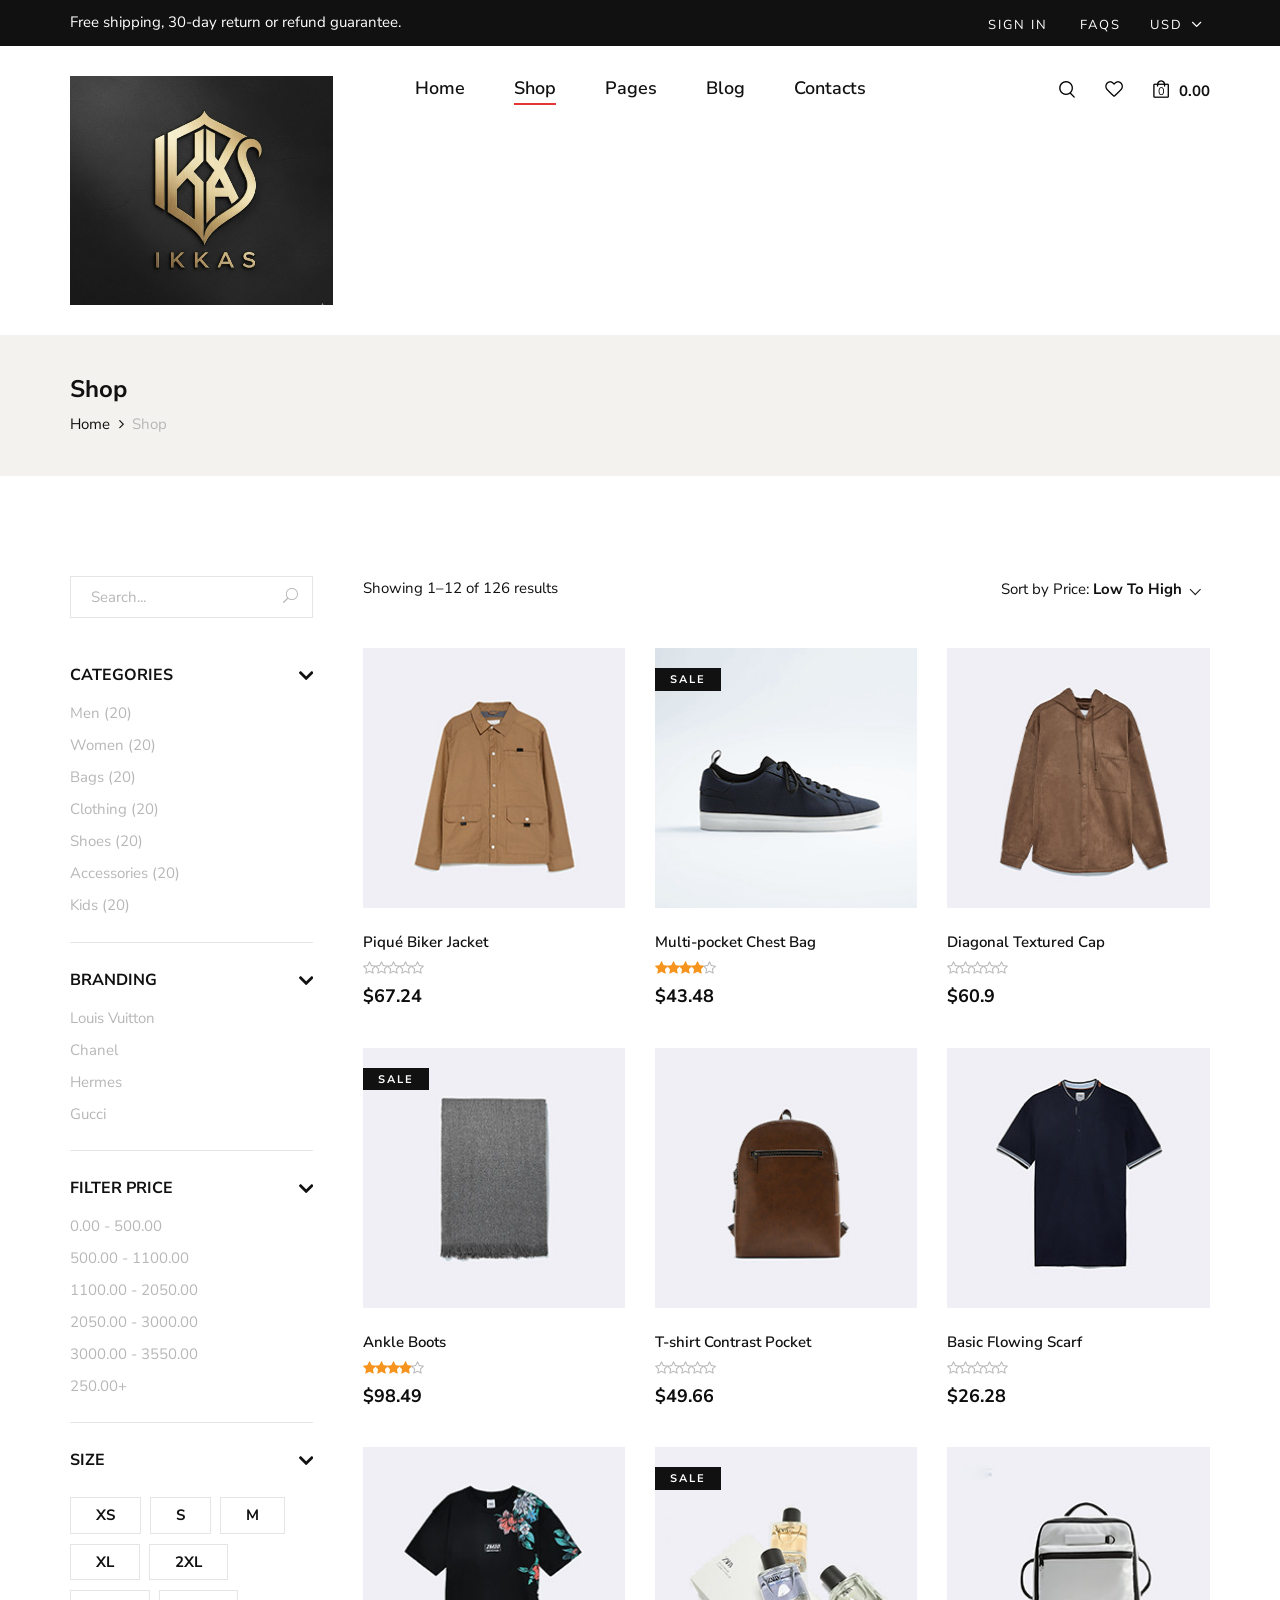
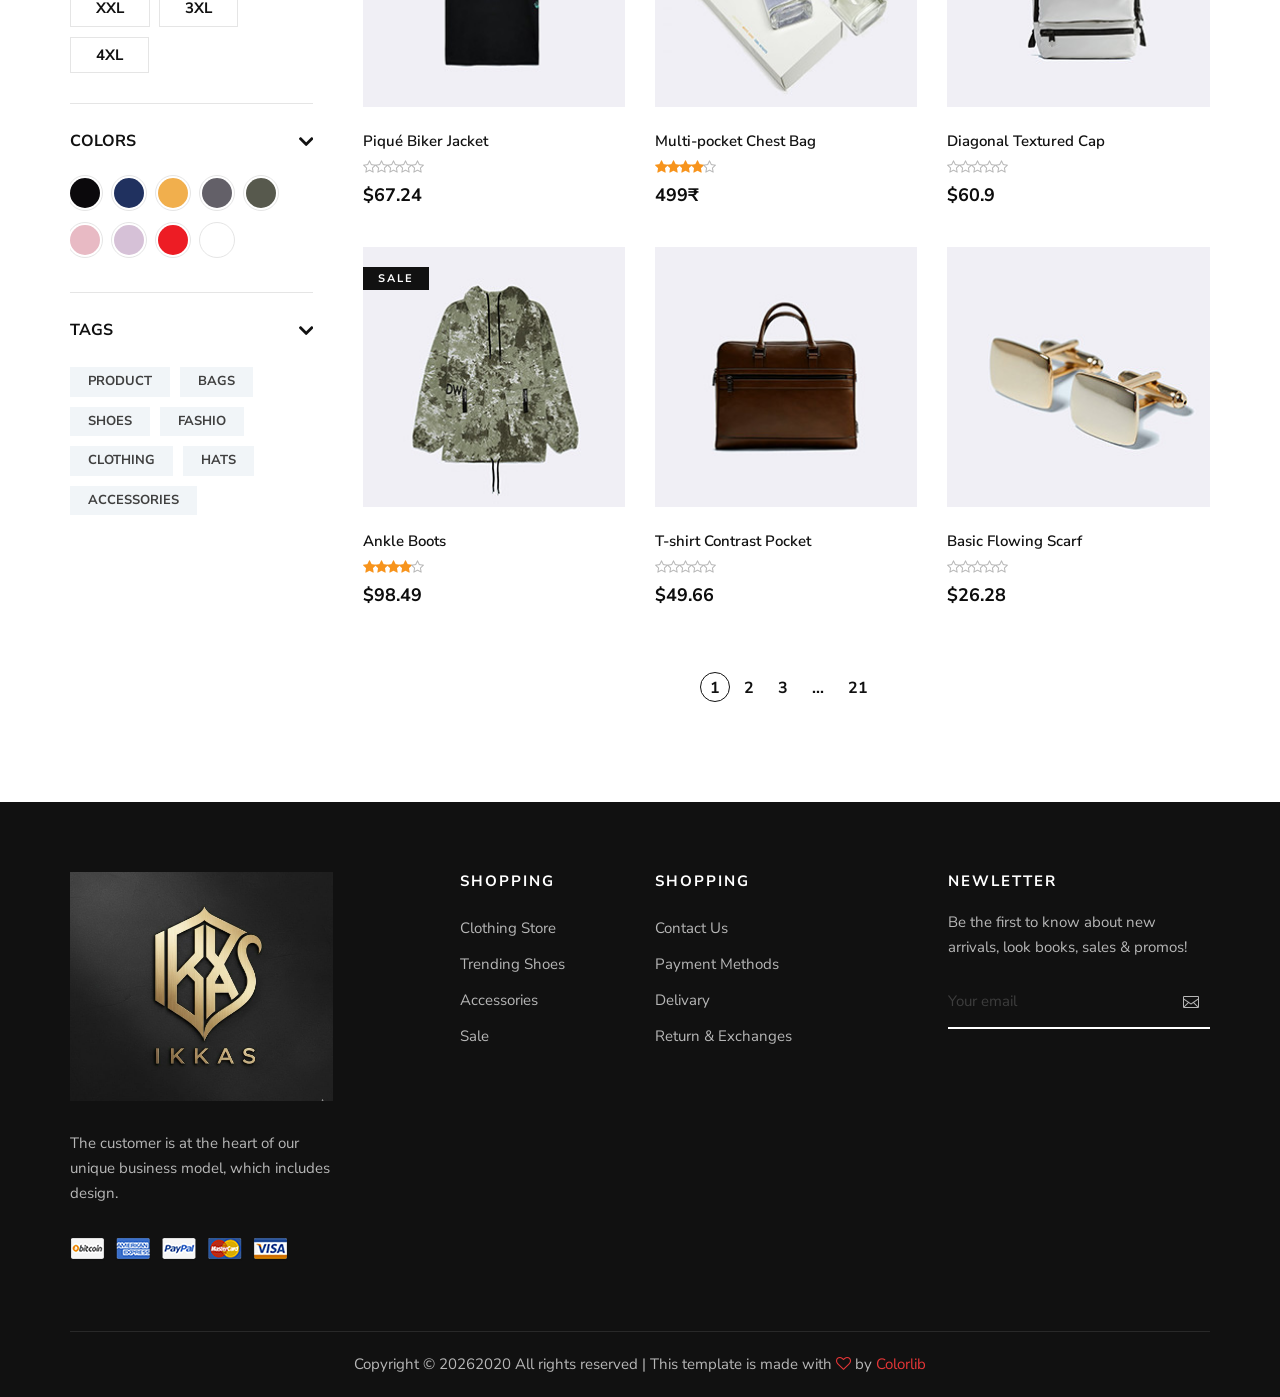
<file: shop.html>
<!DOCTYPE html>
<html lang="zxx">

<head>
    <meta charset="UTF-8">
    <meta name="description" content="Male_Fashion Template">
    <meta name="keywords" content="Male_Fashion, unica, creative, html">
    <meta name="viewport" content="width=device-width, initial-scale=1.0">
    <meta http-equiv="X-UA-Compatible" content="ie=edge">
    <title>Male-Fashion | Template</title>

    <!-- Google Font -->
    <link href="https://fonts.googleapis.com/css2?family=Nunito+Sans:wght@300;400;600;700;800;900&display=swap"
    rel="stylesheet">

    <!-- Css Styles -->
    <link rel="stylesheet" href="css/bootstrap.min.css" type="text/css">
    <link rel="stylesheet" href="css/font-awesome.min.css" type="text/css">
    <link rel="stylesheet" href="css/elegant-icons.css" type="text/css">
    <link rel="stylesheet" href="css/magnific-popup.css" type="text/css">
    <link rel="stylesheet" href="css/nice-select.css" type="text/css">
    <link rel="stylesheet" href="css/owl.carousel.min.css" type="text/css">
    <link rel="stylesheet" href="css/slicknav.min.css" type="text/css">
    <link rel="stylesheet" href="css/style.css" type="text/css">
</head>

<body>
    <!-- Page Preloder -->
    <div id="preloder">
        <div class="loader"></div>
    </div>

    <!-- Offcanvas Menu Begin -->
    <div class="offcanvas-menu-overlay"></div>
    <div class="offcanvas-menu-wrapper">
        <div class="offcanvas__option">
            <div class="offcanvas__links">
                <a href="#">Sign in</a>
                <a href="#">FAQs</a>
            </div>
            <div class="offcanvas__top__hover">
                <span>Usd <i class="arrow_carrot-down"></i></span>
                <ul>
                    <li>USD</li>
                    <li>EUR</li>
                    <li>USD</li>
                </ul>
            </div>
        </div>
        <div class="offcanvas__nav__option">
            <a href="#" class="search-switch"><img src="img/icon/search.png" alt=""></a>
            <a href="#"><img src="img/icon/heart.png" alt=""></a>
            <a href="#"><img src="img/icon/cart.png" alt=""> <span>0</span></a>
            <div class="price">0.00</div>
        </div>
        <div id="mobile-menu-wrap"></div>
        <div class="offcanvas__text">
            <p>Free shipping, 30-day return or refund guarantee.</p>
        </div>
    </div>
    <!-- Offcanvas Menu End -->

    <!-- Header Section Begin -->
    <header class="header">
        <div class="header__top">
            <div class="container">
                <div class="row">
                    <div class="col-lg-6 col-md-7">
                        <div class="header__top__left">
                            <p>Free shipping, 30-day return or refund guarantee.</p>
                        </div>
                    </div>
                    <div class="col-lg-6 col-md-5">
                        <div class="header__top__right">
                            <div class="header__top__links">
                                <a href="#">Sign in</a>
                                <a href="#">FAQs</a>
                            </div>
                            <div class="header__top__hover">
                                <span>Usd <i class="arrow_carrot-down"></i></span>
                                <ul>
                                    <li>INR</li>
                                    
                                </ul>
                            </div>
                        </div>
                    </div>
                </div>
            </div>
        </div>
        <div class="container">
            <div class="row">
                <div class="col-lg-3 col-md-3">
                    <div class="header__logo">
                        <a href="./index.html"><img src="img/logo.png" alt=""></a>
                    </div>
                </div>
                <div class="col-lg-6 col-md-6">
                    <nav class="header__menu mobile-menu">
                        <ul>
                            <li><a href="./index.html">Home</a></li>
                            <li class="active"><a href="./shop.html">Shop</a></li>
                            <li><a href="#">Pages</a>
                                <ul class="dropdown">
                                    <li><a href="./about.html">About Us</a></li>
                                    <li><a href="./shop-details.html">Shop Details</a></li>
                                    <li><a href="./shopping-cart.html">Shopping Cart</a></li>
                                    <li><a href="./checkout.html">Check Out</a></li>
                                    <li><a href="./blog-details.html">Blog Details</a></li>
                                </ul>
                            </li>
                            <li><a href="./blog.html">Blog</a></li>
                            <li><a href="./contact.html">Contacts</a></li>
                        </ul>
                    </nav>
                </div>
                <div class="col-lg-3 col-md-3">
                    <div class="header__nav__option">
                        <a href="#" class="search-switch"><img src="img/icon/search.png" alt=""></a>
                        <a href="#"><img src="img/icon/heart.png" alt=""></a>
                        <a href="#"><img src="img/icon/cart.png" alt=""> <span>0</span></a>
                        <div class="price">0.00</div>
                    </div>
                </div>
            </div>
            <div class="canvas__open"><i class="fa fa-bars"></i></div>
        </div>
    </header>
    <!-- Header Section End -->

    <!-- Breadcrumb Section Begin -->
    <section class="breadcrumb-option">
        <div class="container">
            <div class="row">
                <div class="col-lg-12">
                    <div class="breadcrumb__text">
                        <h4>Shop</h4>
                        <div class="breadcrumb__links">
                            <a href="./index.html">Home</a>
                            <span>Shop</span>
                        </div>
                    </div>
                </div>
            </div>
        </div>
    </section>
    <!-- Breadcrumb Section End -->

    <!-- Shop Section Begin -->
    <section class="shop spad">
        <div class="container">
            <div class="row">
                <div class="col-lg-3">
                    <div class="shop__sidebar">
                        <div class="shop__sidebar__search">
                            <form action="#">
                                <input type="text" placeholder="Search...">
                                <button type="submit"><span class="icon_search"></span></button>
                            </form>
                        </div>
                        <div class="shop__sidebar__accordion">
                            <div class="accordion" id="accordionExample">
                                <div class="card">
                                    <div class="card-heading">
                                        <a data-toggle="collapse" data-target="#collapseOne">Categories</a>
                                    </div>
                                    <div id="collapseOne" class="collapse show" data-parent="#accordionExample">
                                        <div class="card-body">
                                            <div class="shop__sidebar__categories">
                                                <ul class="nice-scroll">
                                                    <li><a href="#">Men (20)</a></li>
                                                    <li><a href="#">Women (20)</a></li>
                                                    <li><a href="#">Bags (20)</a></li>
                                                    <li><a href="#">Clothing (20)</a></li>
                                                    <li><a href="#">Shoes (20)</a></li>
                                                    <li><a href="#">Accessories (20)</a></li>
                                                    <li><a href="#">Kids (20)</a></li>
                                                    <li><a href="#">Kids (20)</a></li>
                                                    <li><a href="#">Kids (20)</a></li>
                                                </ul>
                                            </div>
                                        </div>
                                    </div>
                                </div>
                                <div class="card">
                                    <div class="card-heading">
                                        <a data-toggle="collapse" data-target="#collapseTwo">Branding</a>
                                    </div>
                                    <div id="collapseTwo" class="collapse show" data-parent="#accordionExample">
                                        <div class="card-body">
                                            <div class="shop__sidebar__brand">
                                                <ul>
                                                    <li><a href="#">Louis Vuitton</a></li>
                                                    <li><a href="#">Chanel</a></li>
                                                    <li><a href="#">Hermes</a></li>
                                                    <li><a href="#">Gucci</a></li>
                                                </ul>
                                            </div>
                                        </div>
                                    </div>
                                </div>
                                <div class="card">
                                    <div class="card-heading">
                                        <a data-toggle="collapse" data-target="#collapseThree">Filter Price</a>
                                    </div>
                                    <div id="collapseThree" class="collapse show" data-parent="#accordionExample">
                                        <div class="card-body">
                                            <div class="shop__sidebar__price">
                                                <ul>
                                                    <li><a href="#">0.00 - 500.00</a></li>
                                                    <li><a href="#">500.00 - 1100.00</a></li>
                                                    <li><a href="#">1100.00 - 2050.00</a></li>
                                                    <li><a href="#">2050.00 - 3000.00</a></li>
                                                    <li><a href="#">3000.00 - 3550.00</a></li>
                                                    <li><a href="#">250.00+</a></li>
                                                </ul>
                                            </div>
                                        </div>
                                    </div>
                                </div>
                                <div class="card">
                                    <div class="card-heading">
                                        <a data-toggle="collapse" data-target="#collapseFour">Size</a>
                                    </div>
                                    <div id="collapseFour" class="collapse show" data-parent="#accordionExample">
                                        <div class="card-body">
                                            <div class="shop__sidebar__size">
                                                <label for="xs">xs
                                                    <input type="radio" id="xs">
                                                </label>
                                                <label for="sm">s
                                                    <input type="radio" id="sm">
                                                </label>
                                                <label for="md">m
                                                    <input type="radio" id="md">
                                                </label>
                                                <label for="xl">xl
                                                    <input type="radio" id="xl">
                                                </label>
                                                <label for="2xl">2xl
                                                    <input type="radio" id="2xl">
                                                </label>
                                                <label for="xxl">xxl
                                                    <input type="radio" id="xxl">
                                                </label>
                                                <label for="3xl">3xl
                                                    <input type="radio" id="3xl">
                                                </label>
                                                <label for="4xl">4xl
                                                    <input type="radio" id="4xl">
                                                </label>
                                            </div>
                                        </div>
                                    </div>
                                </div>
                                <div class="card">
                                    <div class="card-heading">
                                        <a data-toggle="collapse" data-target="#collapseFive">Colors</a>
                                    </div>
                                    <div id="collapseFive" class="collapse show" data-parent="#accordionExample">
                                        <div class="card-body">
                                            <div class="shop__sidebar__color">
                                                <label class="c-1" for="sp-1">
                                                    <input type="radio" id="sp-1">
                                                </label>
                                                <label class="c-2" for="sp-2">
                                                    <input type="radio" id="sp-2">
                                                </label>
                                                <label class="c-3" for="sp-3">
                                                    <input type="radio" id="sp-3">
                                                </label>
                                                <label class="c-4" for="sp-4">
                                                    <input type="radio" id="sp-4">
                                                </label>
                                                <label class="c-5" for="sp-5">
                                                    <input type="radio" id="sp-5">
                                                </label>
                                                <label class="c-6" for="sp-6">
                                                    <input type="radio" id="sp-6">
                                                </label>
                                                <label class="c-7" for="sp-7">
                                                    <input type="radio" id="sp-7">
                                                </label>
                                                <label class="c-8" for="sp-8">
                                                    <input type="radio" id="sp-8">
                                                </label>
                                                <label class="c-9" for="sp-9">
                                                    <input type="radio" id="sp-9">
                                                </label>
                                            </div>
                                        </div>
                                    </div>
                                </div>
                                <div class="card">
                                    <div class="card-heading">
                                        <a data-toggle="collapse" data-target="#collapseSix">Tags</a>
                                    </div>
                                    <div id="collapseSix" class="collapse show" data-parent="#accordionExample">
                                        <div class="card-body">
                                            <div class="shop__sidebar__tags">
                                                <a href="#">Product</a>
                                                <a href="#">Bags</a>
                                                <a href="#">Shoes</a>
                                                <a href="#">Fashio</a>
                                                <a href="#">Clothing</a>
                                                <a href="#">Hats</a>
                                                <a href="#">Accessories</a>
                                            </div>
                                        </div>
                                    </div>
                                </div>
                            </div>
                        </div>
                    </div>
                </div>
                <div class="col-lg-9">
                    <div class="shop__product__option">
                        <div class="row">
                            <div class="col-lg-6 col-md-6 col-sm-6">
                                <div class="shop__product__option__left">
                                    <p>Showing 1–12 of 126 results</p>
                                </div>
                            </div>
                            <div class="col-lg-6 col-md-6 col-sm-6">
                                <div class="shop__product__option__right">
                                    <p>Sort by Price:</p>
                                    <select>
                                        <option value="">Low To High</option>
                                        <option value="">1000 - 2000</option>
                                        <option value="">2000 - 3000</option>
                                    </select>
                                </div>
                            </div>
                        </div>
                    </div>
                    <div class="row">
                        <div class="col-lg-4 col-md-6 col-sm-6">
                            <div class="product__item">
                                <div class="product__item__pic set-bg" data-setbg="img/product/product-2.jpg">
                                    <ul class="product__hover">
                                        <li><a href="#"><img src="img/icon/heart.png" alt=""></a></li>
                                        <li><a href="#"><img src="img/icon/compare.png" alt=""> <span>Compare</span></a>
                                        </li>
                                        <li><a href="#"><img src="img/icon/search.png" alt=""></a></li>
                                    </ul>
                                </div>
                                <div class="product__item__text">
                                    <h6>Piqué Biker Jacket</h6>
                                    <a href="#" class="add-cart">+ Add To Cart</a>
                                    <div class="rating">
                                        <i class="fa fa-star-o"></i>
                                        <i class="fa fa-star-o"></i>
                                        <i class="fa fa-star-o"></i>
                                        <i class="fa fa-star-o"></i>
                                        <i class="fa fa-star-o"></i>
                                    </div>
                                    <h5>$67.24</h5>
                                    <div class="product__color__select">
                                        <label for="pc-4">
                                            <input type="radio" id="pc-4">
                                        </label>
                                        <label class="active black" for="pc-5">
                                            <input type="radio" id="pc-5">
                                        </label>
                                        <label class="grey" for="pc-6">
                                            <input type="radio" id="pc-6">
                                        </label>
                                    </div>
                                </div>
                            </div>
                        </div>
                        <div class="col-lg-4 col-md-6 col-sm-6">
                            <div class="product__item sale">
                                <div class="product__item__pic set-bg" data-setbg="img/product/product-3.jpg">
                                    <span class="label">Sale</span>
                                    <ul class="product__hover">
                                        <li><a href="#"><img src="img/icon/heart.png" alt=""></a></li>
                                        <li><a href="#"><img src="img/icon/compare.png" alt=""> <span>Compare</span></a>
                                        </li>
                                        <li><a href="#"><img src="img/icon/search.png" alt=""></a></li>
                                    </ul>
                                </div>
                                <div class="product__item__text">
                                    <h6>Multi-pocket Chest Bag</h6>
                                    <a href="#" class="add-cart">+ Add To Cart</a>
                                    <div class="rating">
                                        <i class="fa fa-star"></i>
                                        <i class="fa fa-star"></i>
                                        <i class="fa fa-star"></i>
                                        <i class="fa fa-star"></i>
                                        <i class="fa fa-star-o"></i>
                                    </div>
                                    <h5>$43.48</h5>
                                    <div class="product__color__select">
                                        <label for="pc-7">
                                            <input type="radio" id="pc-7">
                                        </label>
                                        <label class="active black" for="pc-8">
                                            <input type="radio" id="pc-8">
                                        </label>
                                        <label class="grey" for="pc-9">
                                            <input type="radio" id="pc-9">
                                        </label>
                                    </div>
                                </div>
                            </div>
                        </div>
                        <div class="col-lg-4 col-md-6 col-sm-6">
                            <div class="product__item">
                                <div class="product__item__pic set-bg" data-setbg="img/product/product-4.jpg">
                                    <ul class="product__hover">
                                        <li><a href="#"><img src="img/icon/heart.png" alt=""></a></li>
                                        <li><a href="#"><img src="img/icon/compare.png" alt=""> <span>Compare</span></a>
                                        </li>
                                        <li><a href="#"><img src="img/icon/search.png" alt=""></a></li>
                                    </ul>
                                </div>
                                <div class="product__item__text">
                                    <h6>Diagonal Textured Cap</h6>
                                    <a href="#" class="add-cart">+ Add To Cart</a>
                                    <div class="rating">
                                        <i class="fa fa-star-o"></i>
                                        <i class="fa fa-star-o"></i>
                                        <i class="fa fa-star-o"></i>
                                        <i class="fa fa-star-o"></i>
                                        <i class="fa fa-star-o"></i>
                                    </div>
                                    <h5>$60.9</h5>
                                    <div class="product__color__select">
                                        <label for="pc-10">
                                            <input type="radio" id="pc-10">
                                        </label>
                                        <label class="active black" for="pc-11">
                                            <input type="radio" id="pc-11">
                                        </label>
                                        <label class="grey" for="pc-12">
                                            <input type="radio" id="pc-12">
                                        </label>
                                    </div>
                                </div>
                            </div>
                        </div>
                        <div class="col-lg-4 col-md-6 col-sm-6">
                            <div class="product__item sale">
                                <div class="product__item__pic set-bg" data-setbg="img/product/product-6.jpg">
                                    <span class="label">Sale</span>
                                    <ul class="product__hover">
                                        <li><a href="#"><img src="img/icon/heart.png" alt=""></a></li>
                                        <li><a href="#"><img src="img/icon/compare.png" alt=""> <span>Compare</span></a>
                                        </li>
                                        <li><a href="#"><img src="img/icon/search.png" alt=""></a></li>
                                    </ul>
                                </div>
                                <div class="product__item__text">
                                    <h6>Ankle Boots</h6>
                                    <a href="#" class="add-cart">+ Add To Cart</a>
                                    <div class="rating">
                                        <i class="fa fa-star"></i>
                                        <i class="fa fa-star"></i>
                                        <i class="fa fa-star"></i>
                                        <i class="fa fa-star"></i>
                                        <i class="fa fa-star-o"></i>
                                    </div>
                                    <h5>$98.49</h5>
                                    <div class="product__color__select">
                                        <label for="pc-16">
                                            <input type="radio" id="pc-16">
                                        </label>
                                        <label class="active black" for="pc-17">
                                            <input type="radio" id="pc-17">
                                        </label>
                                        <label class="grey" for="pc-18">
                                            <input type="radio" id="pc-18">
                                        </label>
                                    </div>
                                </div>
                            </div>
                        </div>
                        <div class="col-lg-4 col-md-6 col-sm-6">
                            <div class="product__item">
                                <div class="product__item__pic set-bg" data-setbg="img/product/product-7.jpg">
                                    <ul class="product__hover">
                                        <li><a href="#"><img src="img/icon/heart.png" alt=""></a></li>
                                        <li><a href="#"><img src="img/icon/compare.png" alt=""> <span>Compare</span></a>
                                        </li>
                                        <li><a href="#"><img src="img/icon/search.png" alt=""></a></li>
                                    </ul>
                                </div>
                                <div class="product__item__text">
                                    <h6>T-shirt Contrast Pocket</h6>
                                    <a href="#" class="add-cart">+ Add To Cart</a>
                                    <div class="rating">
                                        <i class="fa fa-star-o"></i>
                                        <i class="fa fa-star-o"></i>
                                        <i class="fa fa-star-o"></i>
                                        <i class="fa fa-star-o"></i>
                                        <i class="fa fa-star-o"></i>
                                    </div>
                                    <h5>$49.66</h5>
                                    <div class="product__color__select">
                                        <label for="pc-19">
                                            <input type="radio" id="pc-19">
                                        </label>
                                        <label class="active black" for="pc-20">
                                            <input type="radio" id="pc-20">
                                        </label>
                                        <label class="grey" for="pc-21">
                                            <input type="radio" id="pc-21">
                                        </label>
                                    </div>
                                </div>
                            </div>
                        </div>
                        <div class="col-lg-4 col-md-6 col-sm-6">
                            <div class="product__item">
                                <div class="product__item__pic set-bg" data-setbg="img/product/product-8.jpg">
                                    <ul class="product__hover">
                                        <li><a href="#"><img src="img/icon/heart.png" alt=""></a></li>
                                        <li><a href="#"><img src="img/icon/compare.png" alt=""> <span>Compare</span></a>
                                        </li>
                                        <li><a href="#"><img src="img/icon/search.png" alt=""></a></li>
                                    </ul>
                                </div>
                                <div class="product__item__text">
                                    <h6>Basic Flowing Scarf</h6>
                                    <a href="#" class="add-cart">+ Add To Cart</a>
                                    <div class="rating">
                                        <i class="fa fa-star-o"></i>
                                        <i class="fa fa-star-o"></i>
                                        <i class="fa fa-star-o"></i>
                                        <i class="fa fa-star-o"></i>
                                        <i class="fa fa-star-o"></i>
                                    </div>
                                    <h5>$26.28</h5>
                                    <div class="product__color__select">
                                        <label for="pc-22">
                                            <input type="radio" id="pc-22">
                                        </label>
                                        <label class="active black" for="pc-23">
                                            <input type="radio" id="pc-23">
                                        </label>
                                        <label class="grey" for="pc-24">
                                            <input type="radio" id="pc-24">
                                        </label>
                                    </div>
                                </div>
                            </div>
                        </div>
                        <div class="col-lg-4 col-md-6 col-sm-6">
                            <div class="product__item">
                                <div class="product__item__pic set-bg" data-setbg="img/product/product-9.jpg">
                                    <ul class="product__hover">
                                        <li><a href="#"><img src="img/icon/heart.png" alt=""></a></li>
                                        <li><a href="#"><img src="img/icon/compare.png" alt=""> <span>Compare</span></a>
                                        </li>
                                        <li><a href="#"><img src="img/icon/search.png" alt=""></a></li>
                                    </ul>
                                </div>
                                <div class="product__item__text">
                                    <h6>Piqué Biker Jacket</h6>
                                    <a href="#" class="add-cart">+ Add To Cart</a>
                                    <div class="rating">
                                        <i class="fa fa-star-o"></i>
                                        <i class="fa fa-star-o"></i>
                                        <i class="fa fa-star-o"></i>
                                        <i class="fa fa-star-o"></i>
                                        <i class="fa fa-star-o"></i>
                                    </div>
                                    <h5>$67.24</h5>
                                    <div class="product__color__select">
                                        <label for="pc-25">
                                            <input type="radio" id="pc-25">
                                        </label>
                                        <label class="active black" for="pc-26">
                                            <input type="radio" id="pc-26">
                                        </label>
                                        <label class="grey" for="pc-27">
                                            <input type="radio" id="pc-27">
                                        </label>
                                    </div>
                                </div>
                            </div>
                        </div>
                        <div class="col-lg-4 col-md-6 col-sm-6">
                            <div class="product__item sale">
                                <div class="product__item__pic set-bg" data-setbg="img/product/product-10.jpg">
                                    <span class="label">Sale</span>
                                    <ul class="product__hover">
                                        <li><a href="#"><img src="img/icon/heart.png" alt=""></a></li>
                                        <li><a href="#"><img src="img/icon/compare.png" alt=""> <span>Compare</span></a>
                                        </li>
                                        <li><a href="#"><img src="img/icon/search.png" alt=""></a></li>
                                    </ul>
                                </div>
                                <div class="product__item__text">
                                    <h6>Multi-pocket Chest Bag</h6>
                                    <a href="#" class="add-cart">+ Add To Cart</a>
                                    <div class="rating">
                                        <i class="fa fa-star"></i>
                                        <i class="fa fa-star"></i>
                                        <i class="fa fa-star"></i>
                                        <i class="fa fa-star"></i>
                                        <i class="fa fa-star-o"></i>
                                    </div>
                                    <h5>499₹</h5>
                                    <div class="product__color__select">
                                        <label for="pc-28">
                                            <input type="radio" id="pc-28">
                                        </label>
                                        <label class="active black" for="pc-29">
                                            <input type="radio" id="pc-29">
                                        </label>
                                        <label class="grey" for="pc-30">
                                            <input type="radio" id="pc-30">
                                        </label>
                                    </div>
                                </div>
                            </div>
                        </div>
                        <div class="col-lg-4 col-md-6 col-sm-6">
                            <div class="product__item">
                                <div class="product__item__pic set-bg" data-setbg="img/product/product-11.jpg">
                                    <ul class="product__hover">
                                        <li><a href="#"><img src="img/icon/heart.png" alt=""></a></li>
                                        <li><a href="#"><img src="img/icon/compare.png" alt=""> <span>Compare</span></a>
                                        </li>
                                        <li><a href="#"><img src="img/icon/search.png" alt=""></a></li>
                                    </ul>
                                </div>
                                <div class="product__item__text">
                                    <h6>Diagonal Textured Cap</h6>
                                    <a href="#" class="add-cart">+ Add To Cart</a>
                                    <div class="rating">
                                        <i class="fa fa-star-o"></i>
                                        <i class="fa fa-star-o"></i>
                                        <i class="fa fa-star-o"></i>
                                        <i class="fa fa-star-o"></i>
                                        <i class="fa fa-star-o"></i>
                                    </div>
                                    <h5>$60.9</h5>
                                    <div class="product__color__select">
                                        <label for="pc-31">
                                            <input type="radio" id="pc-31">
                                        </label>
                                        <label class="active black" for="pc-32">
                                            <input type="radio" id="pc-32">
                                        </label>
                                        <label class="grey" for="pc-33">
                                            <input type="radio" id="pc-33">
                                        </label>
                                    </div>
                                </div>
                            </div>
                        </div>
                        <div class="col-lg-4 col-md-6 col-sm-6">
                            <div class="product__item sale">
                                <div class="product__item__pic set-bg" data-setbg="img/product/product-12.jpg">
                                    <span class="label">Sale</span>
                                    <ul class="product__hover">
                                        <li><a href="#"><img src="img/icon/heart.png" alt=""></a></li>
                                        <li><a href="#"><img src="img/icon/compare.png" alt=""> <span>Compare</span></a>
                                        </li>
                                        <li><a href="#"><img src="img/icon/search.png" alt=""></a></li>
                                    </ul>
                                </div>
                                <div class="product__item__text">
                                    <h6>Ankle Boots</h6>
                                    <a href="#" class="add-cart">+ Add To Cart</a>
                                    <div class="rating">
                                        <i class="fa fa-star"></i>
                                        <i class="fa fa-star"></i>
                                        <i class="fa fa-star"></i>
                                        <i class="fa fa-star"></i>
                                        <i class="fa fa-star-o"></i>
                                    </div>
                                    <h5>$98.49</h5>
                                    <div class="product__color__select">
                                        <label for="pc-34">
                                            <input type="radio" id="pc-34">
                                        </label>
                                        <label class="active black" for="pc-35">
                                            <input type="radio" id="pc-35">
                                        </label>
                                        <label class="grey" for="pc-36">
                                            <input type="radio" id="pc-36">
                                        </label>
                                    </div>
                                </div>
                            </div>
                        </div>
                        <div class="col-lg-4 col-md-6 col-sm-6">
                            <div class="product__item">
                                <div class="product__item__pic set-bg" data-setbg="img/product/product-13.jpg">
                                    <ul class="product__hover">
                                        <li><a href="#"><img src="img/icon/heart.png" alt=""></a></li>
                                        <li><a href="#"><img src="img/icon/compare.png" alt=""> <span>Compare</span></a>
                                        </li>
                                        <li><a href="#"><img src="img/icon/search.png" alt=""></a></li>
                                    </ul>
                                </div>
                                <div class="product__item__text">
                                    <h6>T-shirt Contrast Pocket</h6>
                                    <a href="#" class="add-cart">+ Add To Cart</a>
                                    <div class="rating">
                                        <i class="fa fa-star-o"></i>
                                        <i class="fa fa-star-o"></i>
                                        <i class="fa fa-star-o"></i>
                                        <i class="fa fa-star-o"></i>
                                        <i class="fa fa-star-o"></i>
                                    </div>
                                    <h5>$49.66</h5>
                                    <div class="product__color__select">
                                        <label for="pc-37">
                                            <input type="radio" id="pc-37">
                                        </label>
                                        <label class="active black" for="pc-38">
                                            <input type="radio" id="pc-38">
                                        </label>
                                        <label class="grey" for="pc-39">
                                            <input type="radio" id="pc-39">
                                        </label>
                                    </div>
                                </div>
                            </div>
                        </div>
                        <div class="col-lg-4 col-md-6 col-sm-6">
                            <div class="product__item">
                                <div class="product__item__pic set-bg" data-setbg="img/product/product-14.jpg">
                                    <ul class="product__hover">
                                        <li><a href="#"><img src="img/icon/heart.png" alt=""></a></li>
                                        <li><a href="#"><img src="img/icon/compare.png" alt=""> <span>Compare</span></a>
                                        </li>
                                        <li><a href="#"><img src="img/icon/search.png" alt=""></a></li>
                                    </ul>
                                </div>
                                <div class="product__item__text">
                                    <h6>Basic Flowing Scarf</h6>
                                    <a href="#" class="add-cart">+ Add To Cart</a>
                                    <div class="rating">
                                        <i class="fa fa-star-o"></i>
                                        <i class="fa fa-star-o"></i>
                                        <i class="fa fa-star-o"></i>
                                        <i class="fa fa-star-o"></i>
                                        <i class="fa fa-star-o"></i>
                                    </div>
                                    <h5>$26.28</h5>
                                    <div class="product__color__select">
                                        <label for="pc-40">
                                            <input type="radio" id="pc-40">
                                        </label>
                                        <label class="active black" for="pc-41">
                                            <input type="radio" id="pc-41">
                                        </label>
                                        <label class="grey" for="pc-42">
                                            <input type="radio" id="pc-42">
                                        </label>
                                    </div>
                                </div>
                            </div>
                        </div>
                    </div>
                    <div class="row">
                        <div class="col-lg-12">
                            <div class="product__pagination">
                                <a class="active" href="#">1</a>
                                <a href="#">2</a>
                                <a href="#">3</a>
                                <span>...</span>
                                <a href="#">21</a>
                            </div>
                        </div>
                    </div>
                </div>
            </div>
        </div>
    </section>
    <!-- Shop Section End -->

    <!-- Footer Section Begin -->
    <footer class="footer">
        <div class="container">
            <div class="row">
                <div class="col-lg-3 col-md-6 col-sm-6">
                    <div class="footer__about">
                        <div class="footer__logo">
                            <a href="#"><img src="img/footer-logo.png" alt=""></a>
                        </div>
                        <p>The customer is at the heart of our unique business model, which includes design.</p>
                        <a href="#"><img src="img/payment.png" alt=""></a>
                    </div>
                </div>
                <div class="col-lg-2 offset-lg-1 col-md-3 col-sm-6">
                    <div class="footer__widget">
                        <h6>Shopping</h6>
                        <ul>
                            <li><a href="#">Clothing Store</a></li>
                            <li><a href="#">Trending Shoes</a></li>
                            <li><a href="#">Accessories</a></li>
                            <li><a href="#">Sale</a></li>
                        </ul>
                    </div>
                </div>
                <div class="col-lg-2 col-md-3 col-sm-6">
                    <div class="footer__widget">
                        <h6>Shopping</h6>
                        <ul>
                            <li><a href="#">Contact Us</a></li>
                            <li><a href="#">Payment Methods</a></li>
                            <li><a href="#">Delivary</a></li>
                            <li><a href="#">Return & Exchanges</a></li>
                        </ul>
                    </div>
                </div>
                <div class="col-lg-3 offset-lg-1 col-md-6 col-sm-6">
                    <div class="footer__widget">
                        <h6>NewLetter</h6>
                        <div class="footer__newslatter">
                            <p>Be the first to know about new arrivals, look books, sales & promos!</p>
                            <form action="#">
                                <input type="text" placeholder="Your email">
                                <button type="submit"><span class="icon_mail_alt"></span></button>
                            </form>
                        </div>
                    </div>
                </div>
            </div>
            <div class="row">
                <div class="col-lg-12 text-center">
                    <div class="footer__copyright__text">
                        <!-- Link back to Colorlib can't be removed. Template is licensed under CC BY 3.0. -->
                        <p>Copyright ©
                            <script>
                                document.write(new Date().getFullYear());
                            </script>2020
                            All rights reserved | This template is made with <i class="fa fa-heart-o"
                            aria-hidden="true"></i> by <a href="https://colorlib.com" target="_blank">Colorlib</a>
                        </p>
                        <!-- Link back to Colorlib can't be removed. Template is licensed under CC BY 3.0. -->
                    </div>
                </div>
            </div>
        </div>
    </footer>
    <!-- Footer Section End -->

    <!-- Search Begin -->
    <div class="search-model">
        <div class="h-100 d-flex align-items-center justify-content-center">
            <div class="search-close-switch">+</div>
            <form class="search-model-form">
                <input type="text" id="search-input" placeholder="Search here.....">
            </form>
        </div>
    </div>
    <!-- Search End -->

    <!-- Js Plugins -->
    <script src="js/jquery-3.3.1.min.js"></script>
    <script src="js/bootstrap.min.js"></script>
    <script src="js/jquery.nice-select.min.js"></script>
    <script src="js/jquery.nicescroll.min.js"></script>
    <script src="js/jquery.magnific-popup.min.js"></script>
    <script src="js/jquery.countdown.min.js"></script>
    <script src="js/jquery.slicknav.js"></script>
    <script src="js/mixitup.min.js"></script>
    <script src="js/owl.carousel.min.js"></script>
    <script src="js/main.js"></script>
</body>

</html>
</file>
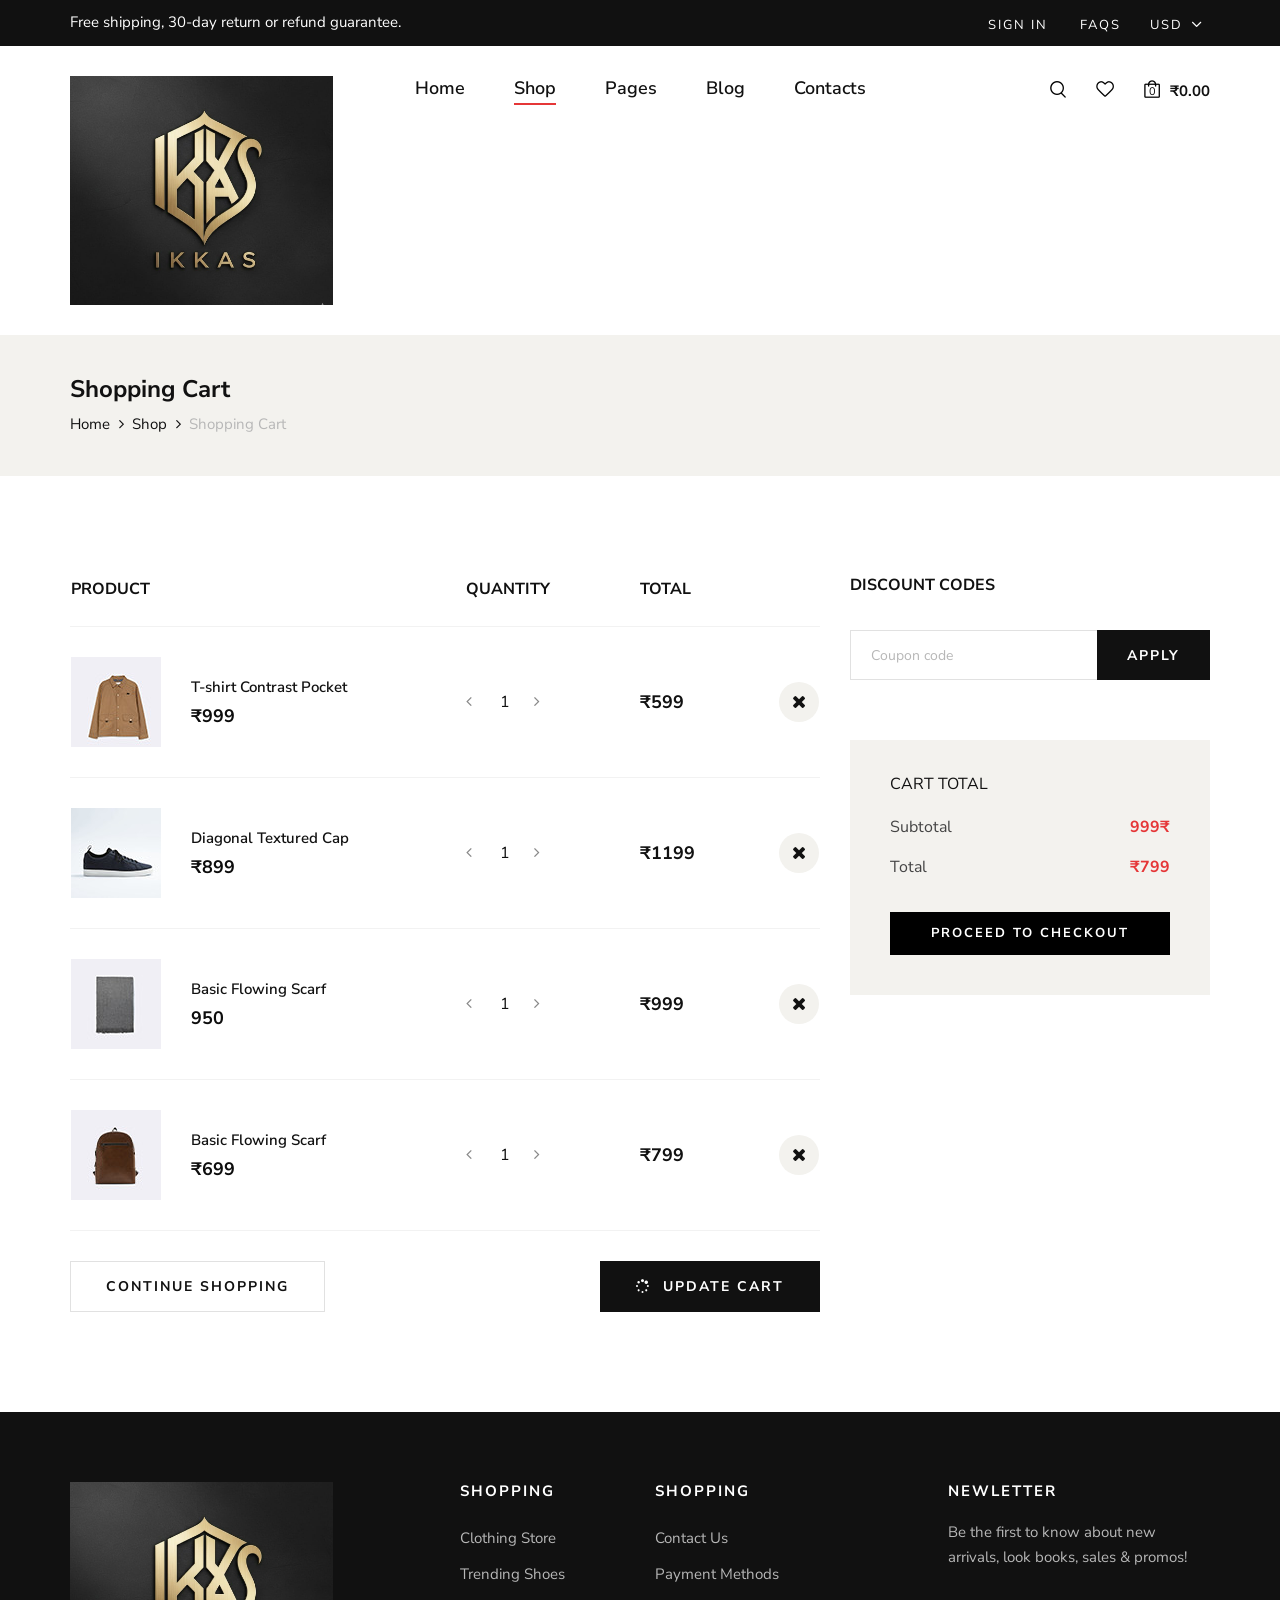
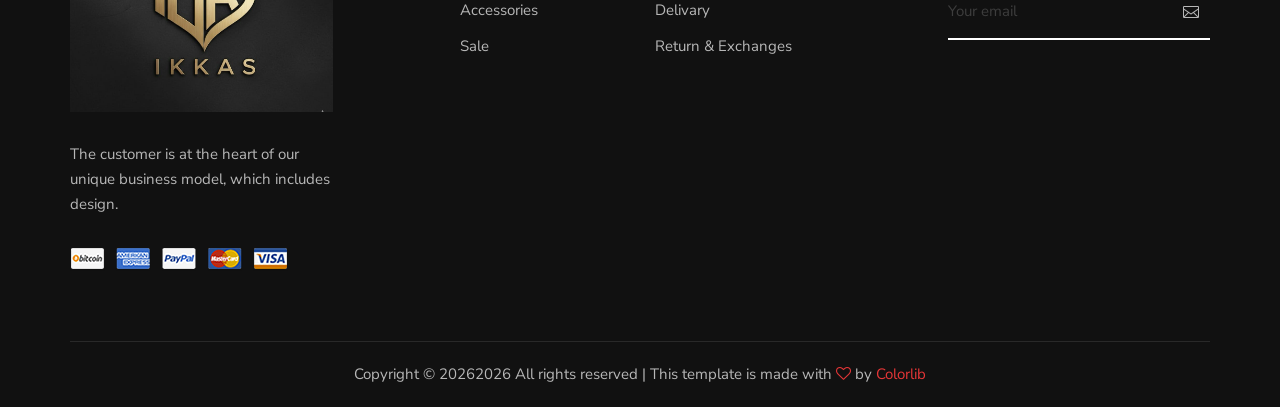
<file: shopping-cart.html>
<!DOCTYPE html>
<html lang="zxx">

<head>
    <meta charset="UTF-8">
    <meta name="description" content="Male_Fashion Template">
    <meta name="keywords" content="Male_Fashion, unica, creative, html">
    <meta name="viewport" content="width=device-width, initial-scale=1.0">
    <meta http-equiv="X-UA-Compatible" content="ie=edge">
    <title>Male-Fashion | Template</title>

    <!-- Google Font -->
    <link href="https://fonts.googleapis.com/css2?family=Nunito+Sans:wght@300;400;600;700;800;900&display=swap"
    rel="stylesheet">

    <!-- Css Styles -->
    <link rel="stylesheet" href="css/bootstrap.min.css" type="text/css">
    <link rel="stylesheet" href="css/font-awesome.min.css" type="text/css">
    <link rel="stylesheet" href="css/elegant-icons.css" type="text/css">
    <link rel="stylesheet" href="css/magnific-popup.css" type="text/css">
    <link rel="stylesheet" href="css/nice-select.css" type="text/css">
    <link rel="stylesheet" href="css/owl.carousel.min.css" type="text/css">
    <link rel="stylesheet" href="css/slicknav.min.css" type="text/css">
    <link rel="stylesheet" href="css/style.css" type="text/css">
</head>

<body>
    <!-- Page Preloder -->
    <div id="preloder">
        <div class="loader"></div>
    </div>

    <!-- Offcanvas Menu Begin -->
    <div class="offcanvas-menu-overlay"></div>
    <div class="offcanvas-menu-wrapper">
        <div class="offcanvas__option">
            <div class="offcanvas__links">
                <a href="#">Sign in</a>
                <a href="#">FAQs</a>
            </div>
            <div class="offcanvas__top__hover">
                <span>Usd <i class="arrow_carrot-down"></i></span>
                <ul>
                    
                </ul>
            </div>
        </div>
        <div class="offcanvas__nav__option">
            <a href="#" class="search-switch"><img src="img/icon/search.png" alt=""></a>
            <a href="#"><img src="img/icon/heart.png" alt=""></a>
            <a href="#"><img src="img/icon/cart.png" alt=""> <span>0</span></a>
            <div class="price">$0.00</div>
        </div>
        <div id="mobile-menu-wrap"></div>
        <div class="offcanvas__text">
            <p>Free shipping, 30-day return or refund guarantee.</p>
        </div>
    </div>
    <!-- Offcanvas Menu End -->

    <!-- Header Section Begin -->
    <header class="header">
        <div class="header__top">
            <div class="container">
                <div class="row">
                    <div class="col-lg-6 col-md-7">
                        <div class="header__top__left">
                            <p>Free shipping, 30-day return or refund guarantee.</p>
                        </div>
                    </div>
                    <div class="col-lg-6 col-md-5">
                        <div class="header__top__right">
                            <div class="header__top__links">
                                <a href="#">Sign in</a>
                                <a href="#">FAQs</a>
                            </div>
                            <div class="header__top__hover">
                                <span>Usd <i class="arrow_carrot-down"></i></span>
                                <ul>
                                   
                                </ul>
                            </div>
                        </div>
                    </div>
                </div>
            </div>
        </div>
        <div class="container">
            <div class="row">
                <div class="col-lg-3 col-md-3">
                    <div class="header__logo">
                        <a href="./index.html"><img src="img/logo.png" alt=""></a>
                    </div>
                </div>
                <div class="col-lg-6 col-md-6">
                    <nav class="header__menu mobile-menu">
                        <ul>
                            <li><a href="./index.html">Home</a></li>
                            <li class="active"><a href="./shop.html">Shop</a></li>
                            <li><a href="#">Pages</a>
                                <ul class="dropdown">
                                    <li><a href="./about.html">About Us</a></li>
                                    <li><a href="./shop-details.html">Shop Details</a></li>
                                    <li><a href="./shopping-cart.html">Shopping Cart</a></li>
                                    <li><a href="./checkout.html">Check Out</a></li>
                                    <li><a href="./blog-details.html">Blog Details</a></li>
                                </ul>
                            </li>
                            <li><a href="./blog.html">Blog</a></li>
                            <li><a href="./contact.html">Contacts</a></li>
                        </ul>
                    </nav>
                </div>
                <div class="col-lg-3 col-md-3">
                    <div class="header__nav__option">
                        <a href="#" class="search-switch"><img src="img/icon/search.png" alt=""></a>
                        <a href="#"><img src="img/icon/heart.png" alt=""></a>
                        <a href="#"><img src="img/icon/cart.png" alt=""> <span>0</span></a>
                        <div class="price">₹0.00</div>
                    </div>
                </div>
            </div>
            <div class="canvas__open"><i class="fa fa-bars"></i></div>
        </div>
    </header>
    <!-- Header Section End -->

    <!-- Breadcrumb Section Begin -->
    <section class="breadcrumb-option">
        <div class="container">
            <div class="row">
                <div class="col-lg-12">
                    <div class="breadcrumb__text">
                        <h4>Shopping Cart</h4>
                        <div class="breadcrumb__links">
                            <a href="./index.html">Home</a>
                            <a href="./shop.html">Shop</a>
                            <span>Shopping Cart</span>
                        </div>
                    </div>
                </div>
            </div>
        </div>
    </section>
    <!-- Breadcrumb Section End -->

    <!-- Shopping Cart Section Begin -->
    <section class="shopping-cart spad">
        <div class="container">
            <div class="row">
                <div class="col-lg-8">
                    <div class="shopping__cart__table">
                        <table>
                            <thead>
                                <tr>
                                    <th>Product</th>
                                    <th>Quantity</th>
                                    <th>Total</th>
                                    <th></th>
                                </tr>
                            </thead>
                            <tbody>
                                <tr>
                                    <td class="product__cart__item">
                                        <div class="product__cart__item__pic">
                                            <img src="img/shopping-cart/cart-1.jpg" alt="">
                                        </div>
                                        <div class="product__cart__item__text">
                                            <h6>T-shirt Contrast Pocket</h6>
                                            <h5>₹999</h5>
                                        </div>
                                    </td>
                                    <td class="quantity__item">
                                        <div class="quantity">
                                            <div class="pro-qty-2">
                                                <input type="text" value="1">
                                            </div>
                                        </div>
                                    </td>
                                    <td class="cart__price">₹599</td>
                                    <td class="cart__close"><i class="fa fa-close"></i></td>
                                </tr>
                                <tr>
                                    <td class="product__cart__item">
                                        <div class="product__cart__item__pic">
                                            <img src="img/shopping-cart/cart-2.jpg" alt="">
                                        </div>
                                        <div class="product__cart__item__text">
                                            <h6>Diagonal Textured Cap</h6>
                                            <h5>₹899</h5>
                                        </div>
                                    </td>
                                    <td class="quantity__item">
                                        <div class="quantity">
                                            <div class="pro-qty-2">
                                                <input type="text" value="1">
                                            </div>
                                        </div>
                                    </td>
                                    <td class="cart__price"> ₹1199</td>
                                    <td class="cart__close"><i class="fa fa-close"></i></td>
                                </tr>
                                <tr>
                                    <td class="product__cart__item">
                                        <div class="product__cart__item__pic">
                                            <img src="img/shopping-cart/cart-3.jpg" alt="">
                                        </div>
                                        <div class="product__cart__item__text">
                                            <h6>Basic Flowing Scarf</h6>
                                            <h5>950</h5>
                                        </div>
                                    </td>
                                    <td class="quantity__item">
                                        <div class="quantity">
                                            <div class="pro-qty-2">
                                                <input type="text" value="1">
                                            </div>
                                        </div>
                                    </td>
                                    <td class="cart__price">₹999</td>
                                    <td class="cart__close"><i class="fa fa-close"></i></td>
                                </tr>
                                <tr>
                                    <td class="product__cart__item">
                                        <div class="product__cart__item__pic">
                                            <img src="img/shopping-cart/cart-4.jpg" alt="">
                                        </div>
                                        <div class="product__cart__item__text">
                                            <h6>Basic Flowing Scarf</h6>
                                            <h5>₹699</h5>
                                        </div>
                                    </td>
                                    <td class="quantity__item">
                                        <div class="quantity">
                                            <div class="pro-qty-2">
                                                <input type="text" value="1">
                                            </div>
                                        </div>
                                    </td>
                                    <td class="cart__price">₹799</td>
                                    <td class="cart__close"><i class="fa fa-close"></i></td>
                                </tr>
                            </tbody>
                        </table>
                    </div>
                    <div class="row">
                        <div class="col-lg-6 col-md-6 col-sm-6">
                            <div class="continue__btn">
                                <a href="#">Continue Shopping</a>
                            </div>
                        </div>
                        <div class="col-lg-6 col-md-6 col-sm-6">
                            <div class="continue__btn update__btn">
                                <a href="#"><i class="fa fa-spinner"></i> Update cart</a>
                            </div>
                        </div>
                    </div>
                </div>
                <div class="col-lg-4">
                    <div class="cart__discount">
                        <h6>Discount codes</h6>
                        <form action="#">
                            <input type="text" placeholder="Coupon code">
                            <button type="submit">Apply</button>
                        </form>
                    </div>
                    <div class="cart__total">
                        <h6>Cart total</h6>
                        <ul>
                            <li>Subtotal <span>999₹</span></li>
                            <li>Total <span>₹799</span></li>
                        </ul>
                        <a href="#" class="primary-btn">Proceed to checkout</a>
                    </div>
                </div>
            </div>
        </div>
    </section>
    <!-- Shopping Cart Section End -->

    <!-- Footer Section Begin -->
    <footer class="footer">
        <div class="container">
            <div class="row">
                <div class="col-lg-3 col-md-6 col-sm-6">
                    <div class="footer__about">
                        <div class="footer__logo">
                            <a href="#"><img src="img/footer-logo.png" alt=""></a>
                        </div>
                        <p>The customer is at the heart of our unique business model, which includes design.</p>
                        <a href="#"><img src="img/payment.png" alt=""></a>
                    </div>
                </div>
                <div class="col-lg-2 offset-lg-1 col-md-3 col-sm-6">
                    <div class="footer__widget">
                        <h6>Shopping</h6>
                        <ul>
                            <li><a href="#">Clothing Store</a></li>
                            <li><a href="#">Trending Shoes</a></li>
                            <li><a href="#">Accessories</a></li>
                            <li><a href="#">Sale</a></li>
                        </ul>
                    </div>
                </div>
                <div class="col-lg-2 col-md-3 col-sm-6">
                    <div class="footer__widget">
                        <h6>Shopping</h6>
                        <ul>
                            <li><a href="#">Contact Us</a></li>
                            <li><a href="#">Payment Methods</a></li>
                            <li><a href="#">Delivary</a></li>
                            <li><a href="#">Return & Exchanges</a></li>
                        </ul>
                    </div>
                </div>
                <div class="col-lg-3 offset-lg-1 col-md-6 col-sm-6">
                    <div class="footer__widget">
                        <h6>NewLetter</h6>
                        <div class="footer__newslatter">
                            <p>Be the first to know about new arrivals, look books, sales & promos!</p>
                            <form action="#">
                                <input type="text" placeholder="Your email">
                                <button type="submit"><span class="icon_mail_alt"></span></button>
                            </form>
                        </div>
                    </div>
                </div>
            </div>
            <div class="row">
                <div class="col-lg-12 text-center">
                    <div class="footer__copyright__text">
                        <!-- Link back to Colorlib can't be removed. Template is licensed under CC BY 3.0. -->
                        <p>Copyright ©
                            <script>
                                document.write(new Date().getFullYear());
                            </script>2026
                            All rights reserved | This template is made with <i class="fa fa-heart-o"
                            aria-hidden="true"></i> by <a href="https://colorlib.com" target="_blank">Colorlib</a>
                        </p>
                        <!-- Link back to Colorlib can't be removed. Template is licensed under CC BY 3.0. -->
                    </div>
                </div>
            </div>
        </div>
    </footer>
    <!-- Footer Section End -->

    <!-- Search Begin -->
    <div class="search-model">
        <div class="h-100 d-flex align-items-center justify-content-center">
            <div class="search-close-switch">+</div>
            <form class="search-model-form">
                <input type="text" id="search-input" placeholder="Search here.....">
            </form>
        </div>
    </div>
    <!-- Search End -->

    <!-- Js Plugins -->
    <script src="js/jquery-3.3.1.min.js"></script>
    <script src="js/bootstrap.min.js"></script>
    <script src="js/jquery.nice-select.min.js"></script>
    <script src="js/jquery.nicescroll.min.js"></script>
    <script src="js/jquery.magnific-popup.min.js"></script>
    <script src="js/jquery.countdown.min.js"></script>
    <script src="js/jquery.slicknav.js"></script>
    <script src="js/mixitup.min.js"></script>
    <script src="js/owl.carousel.min.js"></script>
    <script src="js/main.js"></script>
</body>

</html>
</file>
<file: css/elegant-icons.css>
@font-face {
	font-family: 'ElegantIcons';
	src:url('../fonts/ElegantIcons.eot');
	src:url('../fonts/ElegantIcons.eot?#iefix') format('embedded-opentype'),
		url('../fonts/ElegantIcons.woff') format('woff'),
		url('../fonts/ElegantIcons.ttf') format('truetype'),
		url('../fonts/ElegantIcons.svg#ElegantIcons') format('svg');
	font-weight: normal;
	font-style: normal;
}

/* Use the following CSS code if you want to use data attributes for inserting your icons */
[data-icon]:before {
	font-family: 'ElegantIcons';
	content: attr(data-icon);
	speak: none;
	font-weight: normal;
	font-variant: normal;
	text-transform: none;
	line-height: 1;
	-webkit-font-smoothing: antialiased;
	-moz-osx-font-smoothing: grayscale;
}

/* Use the following CSS code if you want to have a class per icon */
/*
Instead of a list of all class selectors,
you can use the generic selector below, but it's slower:
[class*="your-class-prefix"] {
*/
.arrow_up, .arrow_down, .arrow_left, .arrow_right, .arrow_left-up, .arrow_right-up, .arrow_right-down, .arrow_left-down, .arrow-up-down, .arrow_up-down_alt, .arrow_left-right_alt, .arrow_left-right, .arrow_expand_alt2, .arrow_expand_alt, .arrow_condense, .arrow_expand, .arrow_move, .arrow_carrot-up, .arrow_carrot-down, .arrow_carrot-left, .arrow_carrot-right, .arrow_carrot-2up, .arrow_carrot-2down, .arrow_carrot-2left, .arrow_carrot-2right, .arrow_carrot-up_alt2, .arrow_carrot-down_alt2, .arrow_carrot-left_alt2, .arrow_carrot-right_alt2, .arrow_carrot-2up_alt2, .arrow_carrot-2down_alt2, .arrow_carrot-2left_alt2, .arrow_carrot-2right_alt2, .arrow_triangle-up, .arrow_triangle-down, .arrow_triangle-left, .arrow_triangle-right, .arrow_triangle-up_alt2, .arrow_triangle-down_alt2, .arrow_triangle-left_alt2, .arrow_triangle-right_alt2, .arrow_back, .icon_minus-06, .icon_plus, .icon_close, .icon_check, .icon_minus_alt2, .icon_plus_alt2, .icon_close_alt2, .icon_check_alt2, .icon_zoom-out_alt, .icon_zoom-in_alt, .icon_search, .icon_box-empty, .icon_box-selected, .icon_minus-box, .icon_plus-box, .icon_box-checked, .icon_circle-empty, .icon_circle-slelected, .icon_stop_alt2, .icon_stop, .icon_pause_alt2, .icon_pause, .icon_menu, .icon_menu-square_alt2, .icon_menu-circle_alt2, .icon_ul, .icon_ol, .icon_adjust-horiz, .icon_adjust-vert, .icon_document_alt, .icon_documents_alt, .icon_pencil, .icon_pencil-edit_alt, .icon_pencil-edit, .icon_folder-alt, .icon_folder-open_alt, .icon_folder-add_alt, .icon_info_alt, .icon_error-oct_alt, .icon_error-circle_alt, .icon_error-triangle_alt, .icon_question_alt2, .icon_question, .icon_comment_alt, .icon_chat_alt, .icon_vol-mute_alt, .icon_volume-low_alt, .icon_volume-high_alt, .icon_quotations, .icon_quotations_alt2, .icon_clock_alt, .icon_lock_alt, .icon_lock-open_alt, .icon_key_alt, .icon_cloud_alt, .icon_cloud-upload_alt, .icon_cloud-download_alt, .icon_image, .icon_images, .icon_lightbulb_alt, .icon_gift_alt, .icon_house_alt, .icon_genius, .icon_mobile, .icon_tablet, .icon_laptop, .icon_desktop, .icon_camera_alt, .icon_mail_alt, .icon_cone_alt, .icon_ribbon_alt, .icon_bag_alt, .icon_creditcard, .icon_cart_alt, .icon_paperclip, .icon_tag_alt, .icon_tags_alt, .icon_trash_alt, .icon_cursor_alt, .icon_mic_alt, .icon_compass_alt, .icon_pin_alt, .icon_pushpin_alt, .icon_map_alt, .icon_drawer_alt, .icon_toolbox_alt, .icon_book_alt, .icon_calendar, .icon_film, .icon_table, .icon_contacts_alt, .icon_headphones, .icon_lifesaver, .icon_piechart, .icon_refresh, .icon_link_alt, .icon_link, .icon_loading, .icon_blocked, .icon_archive_alt, .icon_heart_alt, .icon_star_alt, .icon_star-half_alt, .icon_star, .icon_star-half, .icon_tools, .icon_tool, .icon_cog, .icon_cogs, .arrow_up_alt, .arrow_down_alt, .arrow_left_alt, .arrow_right_alt, .arrow_left-up_alt, .arrow_right-up_alt, .arrow_right-down_alt, .arrow_left-down_alt, .arrow_condense_alt, .arrow_expand_alt3, .arrow_carrot_up_alt, .arrow_carrot-down_alt, .arrow_carrot-left_alt, .arrow_carrot-right_alt, .arrow_carrot-2up_alt, .arrow_carrot-2dwnn_alt, .arrow_carrot-2left_alt, .arrow_carrot-2right_alt, .arrow_triangle-up_alt, .arrow_triangle-down_alt, .arrow_triangle-left_alt, .arrow_triangle-right_alt, .icon_minus_alt, .icon_plus_alt, .icon_close_alt, .icon_check_alt, .icon_zoom-out, .icon_zoom-in, .icon_stop_alt, .icon_menu-square_alt, .icon_menu-circle_alt, .icon_document, .icon_documents, .icon_pencil_alt, .icon_folder, .icon_folder-open, .icon_folder-add, .icon_folder_upload, .icon_folder_download, .icon_info, .icon_error-circle, .icon_error-oct, .icon_error-triangle, .icon_question_alt, .icon_comment, .icon_chat, .icon_vol-mute, .icon_volume-low, .icon_volume-high, .icon_quotations_alt, .icon_clock, .icon_lock, .icon_lock-open, .icon_key, .icon_cloud, .icon_cloud-upload, .icon_cloud-download, .icon_lightbulb, .icon_gift, .icon_house, .icon_camera, .icon_mail, .icon_cone, .icon_ribbon, .icon_bag, .icon_cart, .icon_tag, .icon_tags, .icon_trash, .icon_cursor, .icon_mic, .icon_compass, .icon_pin, .icon_pushpin, .icon_map, .icon_drawer, .icon_toolbox, .icon_book, .icon_contacts, .icon_archive, .icon_heart, .icon_profile, .icon_group, .icon_grid-2x2, .icon_grid-3x3, .icon_music, .icon_pause_alt, .icon_phone, .icon_upload, .icon_download, .social_facebook, .social_twitter, .social_pinterest, .social_googleplus, .social_tumblr, .social_tumbleupon, .social_wordpress, .social_instagram, .social_dribbble, .social_vimeo, .social_linkedin, .social_rss, .social_deviantart, .social_share, .social_myspace, .social_skype, .social_youtube, .social_picassa, .social_googledrive, .social_flickr, .social_blogger, .social_spotify, .social_delicious, .social_facebook_circle, .social_twitter_circle, .social_pinterest_circle, .social_googleplus_circle, .social_tumblr_circle, .social_stumbleupon_circle, .social_wordpress_circle, .social_instagram_circle, .social_dribbble_circle, .social_vimeo_circle, .social_linkedin_circle, .social_rss_circle, .social_deviantart_circle, .social_share_circle, .social_myspace_circle, .social_skype_circle, .social_youtube_circle, .social_picassa_circle, .social_googledrive_alt2, .social_flickr_circle, .social_blogger_circle, .social_spotify_circle, .social_delicious_circle, .social_facebook_square, .social_twitter_square, .social_pinterest_square, .social_googleplus_square, .social_tumblr_square, .social_stumbleupon_square, .social_wordpress_square, .social_instagram_square, .social_dribbble_square, .social_vimeo_square, .social_linkedin_square, .social_rss_square, .social_deviantart_square, .social_share_square, .social_myspace_square, .social_skype_square, .social_youtube_square, .social_picassa_square, .social_googledrive_square, .social_flickr_square, .social_blogger_square, .social_spotify_square, .social_delicious_square, .icon_printer, .icon_calulator, .icon_building, .icon_floppy, .icon_drive, .icon_search-2, .icon_id, .icon_id-2, .icon_puzzle, .icon_like, .icon_dislike, .icon_mug, .icon_currency, .icon_wallet, .icon_pens, .icon_easel, .icon_flowchart, .icon_datareport, .icon_briefcase, .icon_shield, .icon_percent, .icon_globe, .icon_globe-2, .icon_target, .icon_hourglass, .icon_balance, .icon_rook, .icon_printer-alt, .icon_calculator_alt, .icon_building_alt, .icon_floppy_alt, .icon_drive_alt, .icon_search_alt, .icon_id_alt, .icon_id-2_alt, .icon_puzzle_alt, .icon_like_alt, .icon_dislike_alt, .icon_mug_alt, .icon_currency_alt, .icon_wallet_alt, .icon_pens_alt, .icon_easel_alt, .icon_flowchart_alt, .icon_datareport_alt, .icon_briefcase_alt, .icon_shield_alt, .icon_percent_alt, .icon_globe_alt, .icon_clipboard {
	font-family: 'ElegantIcons';
	speak: none;
	font-style: normal;
	font-weight: normal;
	font-variant: normal;
	text-transform: none;
	line-height: 1;
	-webkit-font-smoothing: antialiased;
}
.arrow_up:before {
	content: "\21";
}
.arrow_down:before {
	content: "\22";
}
.arrow_left:before {
	content: "\23";
}
.arrow_right:before {
	content: "\24";
}
.arrow_left-up:before {
	content: "\25";
}
.arrow_right-up:before {
	content: "\26";
}
.arrow_right-down:before {
	content: "\27";
}
.arrow_left-down:before {
	content: "\28";
}
.arrow-up-down:before {
	content: "\29";
}
.arrow_up-down_alt:before {
	content: "\2a";
}
.arrow_left-right_alt:before {
	content: "\2b";
}
.arrow_left-right:before {
	content: "\2c";
}
.arrow_expand_alt2:before {
	content: "\2d";
}
.arrow_expand_alt:before {
	content: "\2e";
}
.arrow_condense:before {
	content: "\2f";
}
.arrow_expand:before {
	content: "\30";
}
.arrow_move:before {
	content: "\31";
}
.arrow_carrot-up:before {
	content: "\32";
}
.arrow_carrot-down:before {
	content: "\33";
}
.arrow_carrot-left:before {
	content: "\34";
}
.arrow_carrot-right:before {
	content: "\35";
}
.arrow_carrot-2up:before {
	content: "\36";
}
.arrow_carrot-2down:before {
	content: "\37";
}
.arrow_carrot-2left:before {
	content: "\38";
}
.arrow_carrot-2right:before {
	content: "\39";
}
.arrow_carrot-up_alt2:before {
	content: "\3a";
}
.arrow_carrot-down_alt2:before {
	content: "\3b";
}
.arrow_carrot-left_alt2:before {
	content: "\3c";
}
.arrow_carrot-right_alt2:before {
	content: "\3d";
}
.arrow_carrot-2up_alt2:before {
	content: "\3e";
}
.arrow_carrot-2down_alt2:before {
	content: "\3f";
}
.arrow_carrot-2left_alt2:before {
	content: "\40";
}
.arrow_carrot-2right_alt2:before {
	content: "\41";
}
.arrow_triangle-up:before {
	content: "\42";
}
.arrow_triangle-down:before {
	content: "\43";
}
.arrow_triangle-left:before {
	content: "\44";
}
.arrow_triangle-right:before {
	content: "\45";
}
.arrow_triangle-up_alt2:before {
	content: "\46";
}
.arrow_triangle-down_alt2:before {
	content: "\47";
}
.arrow_triangle-left_alt2:before {
	content: "\48";
}
.arrow_triangle-right_alt2:before {
	content: "\49";
}
.arrow_back:before {
	content: "\4a";
}
.icon_minus-06:before {
	content: "\4b";
}
.icon_plus:before {
	content: "\4c";
}
.icon_close:before {
	content: "\4d";
}
.icon_check:before {
	content: "\4e";
}
.icon_minus_alt2:before {
	content: "\4f";
}
.icon_plus_alt2:before {
	content: "\50";
}
.icon_close_alt2:before {
	content: "\51";
}
.icon_check_alt2:before {
	content: "\52";
}
.icon_zoom-out_alt:before {
	content: "\53";
}
.icon_zoom-in_alt:before {
	content: "\54";
}
.icon_search:before {
	content: "\55";
}
.icon_box-empty:before {
	content: "\56";
}
.icon_box-selected:before {
	content: "\57";
}
.icon_minus-box:before {
	content: "\58";
}
.icon_plus-box:before {
	content: "\59";
}
.icon_box-checked:before {
	content: "\5a";
}
.icon_circle-empty:before {
	content: "\5b";
}
.icon_circle-slelected:before {
	content: "\5c";
}
.icon_stop_alt2:before {
	content: "\5d";
}
.icon_stop:before {
	content: "\5e";
}
.icon_pause_alt2:before {
	content: "\5f";
}
.icon_pause:before {
	content: "\60";
}
.icon_menu:before {
	content: "\61";
}
.icon_menu-square_alt2:before {
	content: "\62";
}
.icon_menu-circle_alt2:before {
	content: "\63";
}
.icon_ul:before {
	content: "\64";
}
.icon_ol:before {
	content: "\65";
}
.icon_adjust-horiz:before {
	content: "\66";
}
.icon_adjust-vert:before {
	content: "\67";
}
.icon_document_alt:before {
	content: "\68";
}
.icon_documents_alt:before {
	content: "\69";
}
.icon_pencil:before {
	content: "\6a";
}
.icon_pencil-edit_alt:before {
	content: "\6b";
}
.icon_pencil-edit:before {
	content: "\6c";
}
.icon_folder-alt:before {
	content: "\6d";
}
.icon_folder-open_alt:before {
	content: "\6e";
}
.icon_folder-add_alt:before {
	content: "\6f";
}
.icon_info_alt:before {
	content: "\70";
}
.icon_error-oct_alt:before {
	content: "\71";
}
.icon_error-circle_alt:before {
	content: "\72";
}
.icon_error-triangle_alt:before {
	content: "\73";
}
.icon_question_alt2:before {
	content: "\74";
}
.icon_question:before {
	content: "\75";
}
.icon_comment_alt:before {
	content: "\76";
}
.icon_chat_alt:before {
	content: "\77";
}
.icon_vol-mute_alt:before {
	content: "\78";
}
.icon_volume-low_alt:before {
	content: "\79";
}
.icon_volume-high_alt:before {
	content: "\7a";
}
.icon_quotations:before {
	content: "\7b";
}
.icon_quotations_alt2:before {
	content: "\7c";
}
.icon_clock_alt:before {
	content: "\7d";
}
.icon_lock_alt:before {
	content: "\7e";
}
.icon_lock-open_alt:before {
	content: "\e000";
}
.icon_key_alt:before {
	content: "\e001";
}
.icon_cloud_alt:before {
	content: "\e002";
}
.icon_cloud-upload_alt:before {
	content: "\e003";
}
.icon_cloud-download_alt:before {
	content: "\e004";
}
.icon_image:before {
	content: "\e005";
}
.icon_images:before {
	content: "\e006";
}
.icon_lightbulb_alt:before {
	content: "\e007";
}
.icon_gift_alt:before {
	content: "\e008";
}
.icon_house_alt:before {
	content: "\e009";
}
.icon_genius:before {
	content: "\e00a";
}
.icon_mobile:before {
	content: "\e00b";
}
.icon_tablet:before {
	content: "\e00c";
}
.icon_laptop:before {
	content: "\e00d";
}
.icon_desktop:before {
	content: "\e00e";
}
.icon_camera_alt:before {
	content: "\e00f";
}
.icon_mail_alt:before {
	content: "\e010";
}
.icon_cone_alt:before {
	content: "\e011";
}
.icon_ribbon_alt:before {
	content: "\e012";
}
.icon_bag_alt:before {
	content: "\e013";
}
.icon_creditcard:before {
	content: "\e014";
}
.icon_cart_alt:before {
	content: "\e015";
}
.icon_paperclip:before {
	content: "\e016";
}
.icon_tag_alt:before {
	content: "\e017";
}
.icon_tags_alt:before {
	content: "\e018";
}
.icon_trash_alt:before {
	content: "\e019";
}
.icon_cursor_alt:before {
	content: "\e01a";
}
.icon_mic_alt:before {
	content: "\e01b";
}
.icon_compass_alt:before {
	content: "\e01c";
}
.icon_pin_alt:before {
	content: "\e01d";
}
.icon_pushpin_alt:before {
	content: "\e01e";
}
.icon_map_alt:before {
	content: "\e01f";
}
.icon_drawer_alt:before {
	content: "\e020";
}
.icon_toolbox_alt:before {
	content: "\e021";
}
.icon_book_alt:before {
	content: "\e022";
}
.icon_calendar:before {
	content: "\e023";
}
.icon_film:before {
	content: "\e024";
}
.icon_table:before {
	content: "\e025";
}
.icon_contacts_alt:before {
	content: "\e026";
}
.icon_headphones:before {
	content: "\e027";
}
.icon_lifesaver:before {
	content: "\e028";
}
.icon_piechart:before {
	content: "\e029";
}
.icon_refresh:before {
	content: "\e02a";
}
.icon_link_alt:before {
	content: "\e02b";
}
.icon_link:before {
	content: "\e02c";
}
.icon_loading:before {
	content: "\e02d";
}
.icon_blocked:before {
	content: "\e02e";
}
.icon_archive_alt:before {
	content: "\e02f";
}
.icon_heart_alt:before {
	content: "\e030";
}
.icon_star_alt:before {
	content: "\e031";
}
.icon_star-half_alt:before {
	content: "\e032";
}
.icon_star:before {
	content: "\e033";
}
.icon_star-half:before {
	content: "\e034";
}
.icon_tools:before {
	content: "\e035";
}
.icon_tool:before {
	content: "\e036";
}
.icon_cog:before {
	content: "\e037";
}
.icon_cogs:before {
	content: "\e038";
}
.arrow_up_alt:before {
	content: "\e039";
}
.arrow_down_alt:before {
	content: "\e03a";
}
.arrow_left_alt:before {
	content: "\e03b";
}
.arrow_right_alt:before {
	content: "\e03c";
}
.arrow_left-up_alt:before {
	content: "\e03d";
}
.arrow_right-up_alt:before {
	content: "\e03e";
}
.arrow_right-down_alt:before {
	content: "\e03f";
}
.arrow_left-down_alt:before {
	content: "\e040";
}
.arrow_condense_alt:before {
	content: "\e041";
}
.arrow_expand_alt3:before {
	content: "\e042";
}
.arrow_carrot_up_alt:before {
	content: "\e043";
}
.arrow_carrot-down_alt:before {
	content: "\e044";
}
.arrow_carrot-left_alt:before {
	content: "\e045";
}
.arrow_carrot-right_alt:before {
	content: "\e046";
}
.arrow_carrot-2up_alt:before {
	content: "\e047";
}
.arrow_carrot-2dwnn_alt:before {
	content: "\e048";
}
.arrow_carrot-2left_alt:before {
	content: "\e049";
}
.arrow_carrot-2right_alt:before {
	content: "\e04a";
}
.arrow_triangle-up_alt:before {
	content: "\e04b";
}
.arrow_triangle-down_alt:before {
	content: "\e04c";
}
.arrow_triangle-left_alt:before {
	content: "\e04d";
}
.arrow_triangle-right_alt:before {
	content: "\e04e";
}
.icon_minus_alt:before {
	content: "\e04f";
}
.icon_plus_alt:before {
	content: "\e050";
}
.icon_close_alt:before {
	content: "\e051";
}
.icon_check_alt:before {
	content: "\e052";
}
.icon_zoom-out:before {
	content: "\e053";
}
.icon_zoom-in:before {
	content: "\e054";
}
.icon_stop_alt:before {
	content: "\e055";
}
.icon_menu-square_alt:before {
	content: "\e056";
}
.icon_menu-circle_alt:before {
	content: "\e057";
}
.icon_document:before {
	content: "\e058";
}
.icon_documents:before {
	content: "\e059";
}
.icon_pencil_alt:before {
	content: "\e05a";
}
.icon_folder:before {
	content: "\e05b";
}
.icon_folder-open:before {
	content: "\e05c";
}
.icon_folder-add:before {
	content: "\e05d";
}
.icon_folder_upload:before {
	content: "\e05e";
}
.icon_folder_download:before {
	content: "\e05f";
}
.icon_info:before {
	content: "\e060";
}
.icon_error-circle:before {
	content: "\e061";
}
.icon_error-oct:before {
	content: "\e062";
}
.icon_error-triangle:before {
	content: "\e063";
}
.icon_question_alt:before {
	content: "\e064";
}
.icon_comment:before {
	content: "\e065";
}
.icon_chat:before {
	content: "\e066";
}
.icon_vol-mute:before {
	content: "\e067";
}
.icon_volume-low:before {
	content: "\e068";
}
.icon_volume-high:before {
	content: "\e069";
}
.icon_quotations_alt:before {
	content: "\e06a";
}
.icon_clock:before {
	content: "\e06b";
}
.icon_lock:before {
	content: "\e06c";
}
.icon_lock-open:before {
	content: "\e06d";
}
.icon_key:before {
	content: "\e06e";
}
.icon_cloud:before {
	content: "\e06f";
}
.icon_cloud-upload:before {
	content: "\e070";
}
.icon_cloud-download:before {
	content: "\e071";
}
.icon_lightbulb:before {
	content: "\e072";
}
.icon_gift:before {
	content: "\e073";
}
.icon_house:before {
	content: "\e074";
}
.icon_camera:before {
	content: "\e075";
}
.icon_mail:before {
	content: "\e076";
}
.icon_cone:before {
	content: "\e077";
}
.icon_ribbon:before {
	content: "\e078";
}
.icon_bag:before {
	content: "\e079";
}
.icon_cart:before {
	content: "\e07a";
}
.icon_tag:before {
	content: "\e07b";
}
.icon_tags:before {
	content: "\e07c";
}
.icon_trash:before {
	content: "\e07d";
}
.icon_cursor:before {
	content: "\e07e";
}
.icon_mic:before {
	content: "\e07f";
}
.icon_compass:before {
	content: "\e080";
}
.icon_pin:before {
	content: "\e081";
}
.icon_pushpin:before {
	content: "\e082";
}
.icon_map:before {
	content: "\e083";
}
.icon_drawer:before {
	content: "\e084";
}
.icon_toolbox:before {
	content: "\e085";
}
.icon_book:before {
	content: "\e086";
}
.icon_contacts:before {
	content: "\e087";
}
.icon_archive:before {
	content: "\e088";
}
.icon_heart:before {
	content: "\e089";
}
.icon_profile:before {
	content: "\e08a";
}
.icon_group:before {
	content: "\e08b";
}
.icon_grid-2x2:before {
	content: "\e08c";
}
.icon_grid-3x3:before {
	content: "\e08d";
}
.icon_music:before {
	content: "\e08e";
}
.icon_pause_alt:before {
	content: "\e08f";
}
.icon_phone:before {
	content: "\e090";
}
.icon_upload:before {
	content: "\e091";
}
.icon_download:before {
	content: "\e092";
}
.social_facebook:before {
	content: "\e093";
}
.social_twitter:before {
	content: "\e094";
}
.social_pinterest:before {
	content: "\e095";
}
.social_googleplus:before {
	content: "\e096";
}
.social_tumblr:before {
	content: "\e097";
}
.social_tumbleupon:before {
	content: "\e098";
}
.social_wordpress:before {
	content: "\e099";
}
.social_instagram:before {
	content: "\e09a";
}
.social_dribbble:before {
	content: "\e09b";
}
.social_vimeo:before {
	content: "\e09c";
}
.social_linkedin:before {
	content: "\e09d";
}
.social_rss:before {
	content: "\e09e";
}
.social_deviantart:before {
	content: "\e09f";
}
.social_share:before {
	content: "\e0a0";
}
.social_myspace:before {
	content: "\e0a1";
}
.social_skype:before {
	content: "\e0a2";
}
.social_youtube:before {
	content: "\e0a3";
}
.social_picassa:before {
	content: "\e0a4";
}
.social_googledrive:before {
	content: "\e0a5";
}
.social_flickr:before {
	content: "\e0a6";
}
.social_blogger:before {
	content: "\e0a7";
}
.social_spotify:before {
	content: "\e0a8";
}
.social_delicious:before {
	content: "\e0a9";
}
.social_facebook_circle:before {
	content: "\e0aa";
}
.social_twitter_circle:before {
	content: "\e0ab";
}
.social_pinterest_circle:before {
	content: "\e0ac";
}
.social_googleplus_circle:before {
	content: "\e0ad";
}
.social_tumblr_circle:before {
	content: "\e0ae";
}
.social_stumbleupon_circle:before {
	content: "\e0af";
}
.social_wordpress_circle:before {
	content: "\e0b0";
}
.social_instagram_circle:before {
	content: "\e0b1";
}
.social_dribbble_circle:before {
	content: "\e0b2";
}
.social_vimeo_circle:before {
	content: "\e0b3";
}
.social_linkedin_circle:before {
	content: "\e0b4";
}
.social_rss_circle:before {
	content: "\e0b5";
}
.social_deviantart_circle:before {
	content: "\e0b6";
}
.social_share_circle:before {
	content: "\e0b7";
}
.social_myspace_circle:before {
	content: "\e0b8";
}
.social_skype_circle:before {
	content: "\e0b9";
}
.social_youtube_circle:before {
	content: "\e0ba";
}
.social_picassa_circle:before {
	content: "\e0bb";
}
.social_googledrive_alt2:before {
	content: "\e0bc";
}
.social_flickr_circle:before {
	content: "\e0bd";
}
.social_blogger_circle:before {
	content: "\e0be";
}
.social_spotify_circle:before {
	content: "\e0bf";
}
.social_delicious_circle:before {
	content: "\e0c0";
}
.social_facebook_square:before {
	content: "\e0c1";
}
.social_twitter_square:before {
	content: "\e0c2";
}
.social_pinterest_square:before {
	content: "\e0c3";
}
.social_googleplus_square:before {
	content: "\e0c4";
}
.social_tumblr_square:before {
	content: "\e0c5";
}
.social_stumbleupon_square:before {
	content: "\e0c6";
}
.social_wordpress_square:before {
	content: "\e0c7";
}
.social_instagram_square:before {
	content: "\e0c8";
}
.social_dribbble_square:before {
	content: "\e0c9";
}
.social_vimeo_square:before {
	content: "\e0ca";
}
.social_linkedin_square:before {
	content: "\e0cb";
}
.social_rss_square:before {
	content: "\e0cc";
}
.social_deviantart_square:before {
	content: "\e0cd";
}
.social_share_square:before {
	content: "\e0ce";
}
.social_myspace_square:before {
	content: "\e0cf";
}
.social_skype_square:before {
	content: "\e0d0";
}
.social_youtube_square:before {
	content: "\e0d1";
}
.social_picassa_square:before {
	content: "\e0d2";
}
.social_googledrive_square:before {
	content: "\e0d3";
}
.social_flickr_square:before {
	content: "\e0d4";
}
.social_blogger_square:before {
	content: "\e0d5";
}
.social_spotify_square:before {
	content: "\e0d6";
}
.social_delicious_square:before {
	content: "\e0d7";
}
.icon_printer:before {
	content: "\e103";
}
.icon_calulator:before {
	content: "\e0ee";
}
.icon_building:before {
	content: "\e0ef";
}
.icon_floppy:before {
	content: "\e0e8";
}
.icon_drive:before {
	content: "\e0ea";
}
.icon_search-2:before {
	content: "\e101";
}
.icon_id:before {
	content: "\e107";
}
.icon_id-2:before {
	content: "\e108";
}
.icon_puzzle:before {
	content: "\e102";
}
.icon_like:before {
	content: "\e106";
}
.icon_dislike:before {
	content: "\e0eb";
}
.icon_mug:before {
	content: "\e105";
}
.icon_currency:before {
	content: "\e0ed";
}
.icon_wallet:before {
	content: "\e100";
}
.icon_pens:before {
	content: "\e104";
}
.icon_easel:before {
	content: "\e0e9";
}
.icon_flowchart:before {
	content: "\e109";
}
.icon_datareport:before {
	content: "\e0ec";
}
.icon_briefcase:before {
	content: "\e0fe";
}
.icon_shield:before {
	content: "\e0f6";
}
.icon_percent:before {
	content: "\e0fb";
}
.icon_globe:before {
	content: "\e0e2";
}
.icon_globe-2:before {
	content: "\e0e3";
}
.icon_target:before {
	content: "\e0f5";
}
.icon_hourglass:before {
	content: "\e0e1";
}
.icon_balance:before {
	content: "\e0ff";
}
.icon_rook:before {
	content: "\e0f8";
}
.icon_printer-alt:before {
	content: "\e0fa";
}
.icon_calculator_alt:before {
	content: "\e0e7";
}
.icon_building_alt:before {
	content: "\e0fd";
}
.icon_floppy_alt:before {
	content: "\e0e4";
}
.icon_drive_alt:before {
	content: "\e0e5";
}
.icon_search_alt:before {
	content: "\e0f7";
}
.icon_id_alt:before {
	content: "\e0e0";
}
.icon_id-2_alt:before {
	content: "\e0fc";
}
.icon_puzzle_alt:before {
	content: "\e0f9";
}
.icon_like_alt:before {
	content: "\e0dd";
}
.icon_dislike_alt:before {
	content: "\e0f1";
}
.icon_mug_alt:before {
	content: "\e0dc";
}
.icon_currency_alt:before {
	content: "\e0f3";
}
.icon_wallet_alt:before {
	content: "\e0d8";
}
.icon_pens_alt:before {
	content: "\e0db";
}
.icon_easel_alt:before {
	content: "\e0f0";
}
.icon_flowchart_alt:before {
	content: "\e0df";
}
.icon_datareport_alt:before {
	content: "\e0f2";
}
.icon_briefcase_alt:before {
	content: "\e0f4";
}
.icon_shield_alt:before {
	content: "\e0d9";
}
.icon_percent_alt:before {
	content: "\e0da";
}
.icon_globe_alt:before {
	content: "\e0de";
}
.icon_clipboard:before {
	content: "\e0e6";
}


	.glyph {
		float: left;
		text-align: center;
		padding: .75em;
		margin: .4em 1.5em .75em 0;
		width: 6em;
text-shadow: none;
	}
        .glyph_big {
        font-size: 128px;
        color: #59c5dc;
        float: left;
        margin-right: 20px;
        }

        .glyph div { padding-bottom: 10px;}

	.glyph input {
		font-family: consolas, monospace;
		font-size: 12px;
		width: 100%;
		text-align: center;
		border: 0;
		box-shadow: 0 0 0 1px #ccc;
		padding: .2em;
                -moz-border-radius: 5px;
                -webkit-border-radius: 5px;
	}
	.centered {
		margin-left: auto;
		margin-right: auto;
	}
	.glyph .fs1 {
		font-size: 2em;
	}
</file>
<file: css/nice-select.css>
.nice-select {
  -webkit-tap-highlight-color: transparent;
  background-color: #fff;
  border-radius: 5px;
  border: solid 1px #e8e8e8;
  box-sizing: border-box;
  clear: both;
  cursor: pointer;
  display: block;
  float: left;
  font-family: inherit;
  font-size: 14px;
  font-weight: normal;
  height: 42px;
  line-height: 40px;
  outline: none;
  padding-left: 18px;
  padding-right: 30px;
  position: relative;
  text-align: left !important;
  -webkit-transition: all 0.2s ease-in-out;
  transition: all 0.2s ease-in-out;
  -webkit-user-select: none;
     -moz-user-select: none;
      -ms-user-select: none;
          user-select: none;
  white-space: nowrap;
  width: auto; }
  .nice-select:hover {
    border-color: #dbdbdb; }
  .nice-select:active, .nice-select.open, .nice-select:focus {
    border-color: #999; }
  .nice-select:after {
    border-bottom: 2px solid #999;
    border-right: 2px solid #999;
    content: '';
    display: block;
    height: 5px;
    margin-top: -4px;
    pointer-events: none;
    position: absolute;
    right: 12px;
    top: 50%;
    -webkit-transform-origin: 66% 66%;
        -ms-transform-origin: 66% 66%;
            transform-origin: 66% 66%;
    -webkit-transform: rotate(45deg);
        -ms-transform: rotate(45deg);
            transform: rotate(45deg);
    -webkit-transition: all 0.15s ease-in-out;
    transition: all 0.15s ease-in-out;
    width: 5px; }
  .nice-select.open:after {
    -webkit-transform: rotate(-135deg);
        -ms-transform: rotate(-135deg);
            transform: rotate(-135deg); }
  .nice-select.open .list {
    opacity: 1;
    pointer-events: auto;
    -webkit-transform: scale(1) translateY(0);
        -ms-transform: scale(1) translateY(0);
            transform: scale(1) translateY(0); }
  .nice-select.disabled {
    border-color: #ededed;
    color: #999;
    pointer-events: none; }
    .nice-select.disabled:after {
      border-color: #cccccc; }
  .nice-select.wide {
    width: 100%; }
    .nice-select.wide .list {
      left: 0 !important;
      right: 0 !important; }
  .nice-select.right {
    float: right; }
    .nice-select.right .list {
      left: auto;
      right: 0; }
  .nice-select.small {
    font-size: 12px;
    height: 36px;
    line-height: 34px; }
    .nice-select.small:after {
      height: 4px;
      width: 4px; }
    .nice-select.small .option {
      line-height: 34px;
      min-height: 34px; }
  .nice-select .list {
    background-color: #fff;
    border-radius: 5px;
    box-shadow: 0 0 0 1px rgba(68, 68, 68, 0.11);
    box-sizing: border-box;
    margin-top: 4px;
    opacity: 0;
    overflow: hidden;
    padding: 0;
    pointer-events: none;
    position: absolute;
    top: 100%;
    left: 0;
    -webkit-transform-origin: 50% 0;
        -ms-transform-origin: 50% 0;
            transform-origin: 50% 0;
    -webkit-transform: scale(0.75) translateY(-21px);
        -ms-transform: scale(0.75) translateY(-21px);
            transform: scale(0.75) translateY(-21px);
    -webkit-transition: all 0.2s cubic-bezier(0.5, 0, 0, 1.25), opacity 0.15s ease-out;
    transition: all 0.2s cubic-bezier(0.5, 0, 0, 1.25), opacity 0.15s ease-out;
    z-index: 9; }
    .nice-select .list:hover .option:not(:hover) {
      background-color: transparent !important; }
  .nice-select .option {
    cursor: pointer;
    font-weight: 400;
    line-height: 40px;
    list-style: none;
    min-height: 40px;
    outline: none;
    padding-left: 18px;
    padding-right: 29px;
    text-align: left;
    -webkit-transition: all 0.2s;
    transition: all 0.2s; }
    .nice-select .option:hover, .nice-select .option.focus, .nice-select .option.selected.focus {
      background-color: #f6f6f6; }
    .nice-select .option.selected {
      font-weight: bold; }
    .nice-select .option.disabled {
      background-color: transparent;
      color: #999;
      cursor: default; }

.no-csspointerevents .nice-select .list {
  display: none; }

.no-csspointerevents .nice-select.open .list {
  display: block; }
</file>
<file: css/style.css>
/******************************************************************
  Template Name: Male Fashion
  Description: Male Fashion - ecommerce teplate
  Author: Colorib
  Author URI: https://www.colorib.com/
  Version: 1.0
  Created: Colorib 
******************************************************************/

/*------------------------------------------------------------------
[Table of contents]

1.  Template default CSS
	1.1	Variables
	1.2	Mixins
	1.3	Flexbox
	1.4	Reset
2.  Helper Css
3.  Header Section
4.  Hero Section
5.  Banner Section
6.  Product Section
7.  Intagram Section
8.  Latest Section
9.  Contact
10.  Footer Style
-------------------------------------------------------------------*/

/*----------------------------------------*/
/* Template default CSS
/*----------------------------------------*/

html,:root {
  --primary-color: #111111;
  --secondary-color: #c8a96a;
  --background-color: #f9f6f1;
  --text-color: #222222;
}

body {
	height: 100%;
	font-family: "Nunito Sans", sans-serif;
	-webkit-font-smoothing: antialiased;
}

h1,
h2,
h3,
h4,
h5,
h6 {
	margin: 0;
	color: #111111;
	font-weight: 400;
	font-family: "Nunito Sans", sans-serif;
}

h1 {
	font-size: 70px;
}

h2 {
	font-size: 36px;
}

h3 {
	font-size: 30px;
}

h4 {
	font-size: 24px;
}

h5 {
	font-size: 18px;
}

h6 {
	font-size: 16px;
}

p {
	font-size: 15px;
	font-family: "Nunito Sans", sans-serif;
	color: #3d3d3d;
	font-weight: 400;
	line-height: 25px;
	margin: 0 0 15px 0;
}

img {
	max-width: 100%;
}

input:focus,
select:focus,
button:focus,
textarea:focus {
	outline: none;
}

a:hover,
a:focus {
	text-decoration: none;
	outline: none;
	color: #ffffff;
}

ul,
ol {
	padding: 0;
	margin: 0;
}

/*---------------------
  Helper CSS
-----------------------*/

.section-title {
	margin-bottom: 45px;
	text-align: center;
}

.section-title span {
	color: #e53637;
	font-size: 14px;
	font-weight: 700;
	text-transform: uppercase;
	letter-spacing: 2px;
	margin-bottom: 15px;
	display: block;
}

.section-title h2 {
	color: #111111;
	font-weight: 700;
	line-height: 46px;
}

.set-bg {
	background-repeat: no-repeat;
	background-size: cover;
	background-position: top center;
}

.spad {
	padding-top: 100px;
	padding-bottom: 100px;
}

.text-white h1,
.text-white h2,
.text-white h3,
.text-white h4,
.text-white h5,
.text-white h6,
.text-white p,
.text-white span,
.text-white li,
.text-white a {
	color: #fff;
}

/* buttons */

.primary-btn {
	display: inline-block;
	font-size: 13px;
	font-weight: 700;
	text-transform: uppercase;
	padding: 14px 30px;
	color: #ffffff;
	background: #000000;
	letter-spacing: 4px;
}

.site-btn {
	font-size: 14px;
	color: #ffffff;
	background: #111111;
	font-weight: 700;
	border: none;
	text-transform: uppercase;
	display: inline-block;
	padding: 14px 30px;
}

/* Preloder */

#preloder {
	position: fixed;
	width: 100%;
	height: 100%;
	top: 0;
	left: 0;
	z-index: 999999;
	background: #000;
}

.loader {
	width: 40px;
	height: 40px;
	position: absolute;
	top: 50%;
	left: 50%;
	margin-top: -13px;
	margin-left: -13px;
	border-radius: 60px;
	animation: loader 0.8s linear infinite;
	-webkit-animation: loader 0.8s linear infinite;
}

@keyframes loader {
	0% {
		-webkit-transform: rotate(0deg);
		transform: rotate(0deg);
		border: 4px solid #f44336;
		border-left-color: transparent;
	}
	50% {
		-webkit-transform: rotate(180deg);
		transform: rotate(180deg);
		border: 4px solid #673ab7;
		border-left-color: transparent;
	}
	100% {
		-webkit-transform: rotate(360deg);
		transform: rotate(360deg);
		border: 4px solid #f44336;
		border-left-color: transparent;
	}
}

@-webkit-keyframes loader {
	0% {
		-webkit-transform: rotate(0deg);
		border: 4px solid #f44336;
		border-left-color: transparent;
	}
	50% {
		-webkit-transform: rotate(180deg);
		border: 4px solid #673ab7;
		border-left-color: transparent;
	}
	100% {
		-webkit-transform: rotate(360deg);
		border: 4px solid #f44336;
		border-left-color: transparent;
	}
}

.spacial-controls {
	position: fixed;
	width: 111px;
	height: 91px;
	top: 0;
	right: 0;
	z-index: 999;
}

.spacial-controls .search-switch {
	display: block;
	height: 100%;
	padding-top: 30px;
	background: #323232;
	text-align: center;
	cursor: pointer;
}

.search-model {
	display: none;
	position: fixed;
	width: 100%;
	height: 100%;
	left: 0;
	top: 0;
	background: #000;
	z-index: 99999;
}

.search-model-form {
	padding: 0 15px;
}

.search-model-form input {
	width: 500px;
	font-size: 40px;
	border: none;
	border-bottom: 2px solid #333;
	background: 0 0;
	color: #999;
}

.search-close-switch {
	position: absolute;
	width: 50px;
	height: 50px;
	background: #333;
	color: #fff;
	text-align: center;
	border-radius: 50%;
	font-size: 28px;
	line-height: 28px;
	top: 30px;
	cursor: pointer;
	-webkit-transform: rotate(45deg);
	-ms-transform: rotate(45deg);
	transform: rotate(45deg);
	display: -webkit-box;
	display: -ms-flexbox;
	display: flex;
	-webkit-box-align: center;
	-ms-flex-align: center;
	align-items: center;
	-webkit-box-pack: center;
	-ms-flex-pack: center;
	justify-content: center;
}

/*---------------------
  Header
-----------------------*/

.header {
	background: #ffffff;
}

.header__top {
	background: #111111;
	padding: 10px 0;
}

.header__top__left p {
	color: #ffffff;
	margin-bottom: 0;
}

.header__top__right {
	text-align: right;
}

.header__top__links {
	display: inline-block;
	margin-right: 25px;
}

.header__top__links a {
	color: #ffffff;
	font-size: 13px;
	text-transform: uppercase;
	letter-spacing: 2px;
	margin-right: 28px;
	display: inline-block;
}

.header__top__links a:last-child {
	margin-right: 0;
}

.header__top__hover {
	display: inline-block;
	position: relative;
}

.header__top__hover:hover ul {
	top: 24px;
	opacity: 1;
	visibility: visible;
}

.header__top__hover span {
	color: #ffffff;
	font-size: 13px;
	text-transform: uppercase;
	letter-spacing: 2px;
	display: inline-block;
	cursor: pointer;
}

.header__top__hover span i {
	font-size: 20px;
	position: relative;
	top: 3px;
	right: 2px;
}

.header__top__hover ul {
	background: #ffffff;
	display: inline-block;
	padding: 2px 0;
	position: absolute;
	left: 0;
	top: 44px;
	opacity: 0;
	visibility: hidden;
	z-index: 3;
	-webkit-box-shadow: 0 10px 20px rgba(0, 0, 0, 0.1);
	box-shadow: 0 10px 20px rgba(0, 0, 0, 0.1);
	-webkit-transition: all, 0.3s;
	-o-transition: all, 0.3s;
	transition: all, 0.3s;
}

.header__top__hover ul li {
	list-style: none;
	font-size: 13px;
	color: #111111;
	padding: 2px 15px;
	cursor: pointer;
}

.header__logo {
	padding: 30px 0;
}

.header__logo a {
	display: inline-block;
}

.header__menu {
	text-align: center;
	padding: 26px 0 25px;
}

.header__menu ul li {
	list-style: none;
	display: inline-block;
	margin-right: 45px;
	position: relative;
}

.header__menu ul li.active a:after {
	-webkit-transform: scale(1);
	-ms-transform: scale(1);
	transform: scale(1);
}

.header__menu ul li:hover a:after {
	-webkit-transform: scale(1);
	-ms-transform: scale(1);
	transform: scale(1);
}

.header__menu ul li:hover .dropdown {
	top: 32px;
	opacity: 1;
	visibility: visible;
}

.header__menu ul li:last-child {
	margin-right: 0;
}

.header__menu ul li .dropdown {
	position: absolute;
	left: 0;
	top: 56px;
	width: 150px;
	background: #111111;
	text-align: left;
	padding: 5px 0;
	z-index: 9;
	opacity: 0;
	visibility: hidden;
	-webkit-transition: all, 0.3s;
	-o-transition: all, 0.3s;
	transition: all, 0.3s;
}

.header__menu ul li .dropdown li {
	display: block;
	margin-right: 0;
}

.header__menu ul li .dropdown li a {
	font-size: 14px;
	color: #ffffff;
	font-weight: 400;
	padding: 5px 20px;
	text-transform: capitalize;
}

.header__menu ul li .dropdown li a:after {
	display: none;
}

.header__menu ul li a {
	font-size: 18px;
	color: #111111;
	display: block;
	font-weight: 600;
	position: relative;
	padding: 3px 0;
}

.header__menu ul li a:after {
	position: absolute;
	left: 0;
	bottom: 0;
	width: 100%;
	height: 2px;
	background: #e53637;
	content: "";
	-webkit-transition: all, 0.5s;
	-o-transition: all, 0.5s;
	transition: all, 0.5s;
	-webkit-transform: scale(0);
	-ms-transform: scale(0);
	transform: scale(0);
}

.header__nav__option {
	text-align: right;
	padding: 30px 0;
}

.header__nav__option a {
	display: inline-block;
	margin-right: 26px;
	position: relative;
}

.header__nav__option a span {
	color: #0d0d0d;
	font-size: 11px;
	position: absolute;
	left: 5px;
	top: 8px;
}

.header__nav__option a:last-child {
	margin-right: 0;
}

.header__nav__option .price {
	font-size: 15px;
	color: #111111;
	font-weight: 700;
	display: inline-block;
	margin-left: -20px;
	position: relative;
	top: 3px;
}

.offcanvas-menu-wrapper {
	display: none;
}

.canvas__open {
	display: none;
}

/*---------------------
  Hero
-----------------------*/

.hero__slider.owl-carousel .owl-item.active .hero__text h6 {
	top: 0;
	opacity: 1;
}

.hero__slider.owl-carousel .owl-item.active .hero__text h2 {
	top: 0;
	opacity: 1;
}

.hero__slider.owl-carousel .owl-item.active .hero__text p {
	top: 0;
	opacity: 1;
}

.hero__slider.owl-carousel .owl-item.active .hero__text .primary-btn {
	top: 0;
	opacity: 1;
}

.hero__slider.owl-carousel .owl-nav button {
	font-size: 36px;
	color: #333333;
	position: absolute;
	left: 75px;
	top: 50%;
	margin-top: -18px;
	line-height: 29px;
}

.hero__slider.owl-carousel .owl-nav button.owl-next {
	left: auto;
	right: 75px;
}

.hero__items {
	height: 800px;
	padding-top: 230px;
}

.hero__text h6 {
	color: #e53637;
	font-size: 14px;
	font-weight: 700;
	text-transform: uppercase;
	letter-spacing: 2px;
	margin-bottom: 28px;
	position: relative;
	top: 100px;
	opacity: 0;
	-webkit-transition: all, 0.3s;
	-o-transition: all, 0.3s;
	transition: all, 0.3s;
}

.hero__text h2 {
	color: #111111;
	font-size: 48px;
	font-weight: 700;
	line-height: 58px;
	margin-bottom: 30px;
	position: relative;
	top: 100px;
	opacity: 0;
	-webkit-transition: all, 0.6s;
	-o-transition: all, 0.6s;
	transition: all, 0.6s;
}

.hero__text p {
	font-size: 16px;
	line-height: 28px;
	margin-bottom: 35px;
	position: relative;
	top: 100px;
	opacity: 0;
	-webkit-transition: all, 0.9s;
	-o-transition: all, 0.9s;
	transition: all, 0.9s;
}

.hero__text .primary-btn {
	position: relative;
	top: 100px;
	opacity: 0;
	-webkit-transition: all, 1.1s;
	-o-transition: all, 1.1s;
	transition: all, 1.1s;
}

.hero__text .primary-btn span {
	font-size: 20px;
	position: relative;
	top: 4px;
	font-weight: 700;
}

.hero__social {
	margin-top: 190px;
}

.hero__social a {
	font-size: 16px;
	color: #3d3d3d;
	display: inline-block;
	margin-right: 32px;
}

.hero__social a:last-child {
	margin-right: 0;
}

/*---------------------
  Banner
-----------------------*/

.blog {
	padding-bottom: 55px;
}

.banner__item {
	position: relative;
	overflow: hidden;
}

.banner__item:hover .banner__item__text a:after {
	width: 40px;
	background: #e53637;
}

.banner__item.banner__item--middle {
	margin-top: -75px;
}

.banner__item.banner__item--middle .banner__item__pic {
	float: none;
}

.banner__item.banner__item--middle .banner__item__text {
	position: relative;
	top: 0;
	left: 0;
	max-width: 100%;
	padding-top: 22px;
}

.banner__item.banner__item--last {
	margin-top: 100px;
}

.banner__item__pic {
	float: right;
}

.banner__item__text {
	max-width: 300px;
	position: absolute;
	left: 0;
	top: 140px;
}

.banner__item__text h2 {
	color: #111111;
	font-weight: 700;
	line-height: 46px;
	margin-bottom: 10px;
}

.banner__item__text a {
	display: inline-block;
	color: #111111;
	font-size: 13px;
	font-weight: 700;
	letter-spacing: 4px;
	text-transform: uppercase;
	padding: 3px 0;
	position: relative;
}

.banner__item__text a:after {
	position: absolute;
	left: 0;
	bottom: 0;
	width: 100%;
	height: 2px;
	background: #111111;
	content: "";
	-webkit-transition: all, 0.3s;
	-o-transition: all, 0.3s;
	transition: all, 0.3s;
}

/*---------------------
  Categories
-----------------------*/

.categories {
	background: #f3f2ee;
	overflow: hidden;
	padding-top: 150px;
	padding-bottom: 125px;
}

.categories__text {
	padding-top: 40px;
	position: relative;
	z-index: 1;
}

.categories__text:before {
	position: absolute;
	left: -485px;
	top: 0;
	height: 300px;
	width: 600px;
	background: #ffffff;
	z-index: -1;
	content: "";
}

.categories__text h2 {
	color: #b7b7b7;
	line-height: 72px;
	font-size: 34px;
}

.categories__text h2 span {
	font-weight: 700;
	color: #111111;
}

.categories__hot__deal {
	position: relative;
	z-index: 5;
}

.categories__hot__deal img {
	min-width: 100%;
}

.hot__deal__sticker {
	height: 100px;
	width: 100px;
	background: #111111;
	border-radius: 50%;
	padding-top: 22px;
	text-align: center;
	position: absolute;
	right: 0;
	top: -36px;
}

.hot__deal__sticker span {
	display: block;
	font-size: 15px;
	color: #ffffff;
	margin-bottom: 4px;
}

.hot__deal__sticker h5 {
	color: #ffffff;
	font-size: 20px;
	font-weight: 700;
}

.categories__deal__countdown span {
	color: #e53637;
	font-size: 14px;
	font-weight: 700;
	text-transform: uppercase;
	letter-spacing: 2px;
	margin-bottom: 15px;
	display: block;
}

.categories__deal__countdown h2 {
	color: #111111;
	font-weight: 700;
	line-height: 46px;
	margin-bottom: 25px;
}

.categories__deal__countdown .categories__deal__countdown__timer {
	margin-bottom: 20px;
	overflow: hidden;
	margin-left: -30px;
}

.categories__deal__countdown .categories__deal__countdown__timer .cd-item {
	width: 25%;
	float: left;
	margin-bottom: 25px;
	text-align: center;
	position: relative;
}

.categories__deal__countdown .categories__deal__countdown__timer .cd-item:after {
	position: absolute;
	right: 0;
	top: 7px;
	content: ":";
	font-size: 24px;
	font-weight: 700;
	color: #3d3d3d;
}

.categories__deal__countdown .categories__deal__countdown__timer .cd-item:last-child:after {
	display: none;
}

.categories__deal__countdown .categories__deal__countdown__timer .cd-item span {
	color: #111111;
	font-weight: 700;
	display: block;
	font-size: 36px;
}

.categories__deal__countdown .categories__deal__countdown__timer .cd-item p {
	margin-bottom: 0;
}

/*---------------------
  Instagram
-----------------------*/

.instagram {
	padding-bottom: 0;
}

.instagram__pic__item {
	width: 33.33%;
	float: left;
	height: 261px;
	background-position: center center;
}

.instagram__text {
	padding-top: 130px;
}

.instagram__text h2 {
	color: #111111;
	font-weight: 700;
	margin-bottom: 30px;
}

.instagram__text p {
	margin-bottom: 65px;
}

.instagram__text h3 {
	color: #e53637;
	font-weight: 700;
}

/*---------------------
  Product
-----------------------*/

.product {
	padding-top: 0;
	padding-bottom: 60px;
}

.filter__controls {
	text-align: center;
	margin-bottom: 45px;
}

.filter__controls li {
	color: #b7b7b7;
	font-size: 24px;
	font-weight: 700;
	list-style: none;
	display: inline-block;
	margin-right: 88px;
	cursor: pointer;
}

.filter__controls li:last-child {
	margin-right: 0;
}

.filter__controls li.active {
	color: #111111;
}

.product__item {
	overflow: hidden;
	margin-bottom: 40px;
}

.product__item.sale .product__item__pic .label {
	color: #ffffff;
	background: #111111;
}

.product__item.sale .product__item__text .rating i {
	color: #f7941d;
}

.product__item.sale .product__item__text .rating i:nth-last-child(1) {
	color: #b7b7b7;
}

.product__item:hover .product__item__pic .product__hover {
	right: 20px;
	opacity: 1;
}

.product__item:hover .product__item__text a {
	top: 22px;
	opacity: 1;
	visibility: visible;
}

.product__item:hover .product__item__text h6 {
	opacity: 0;
}

.product__item:hover .product__item__text .product__color__select {
	opacity: 1;
}

.product__item__pic {
	height: 260px;
	position: relative;
	background-position: center center;
}

.product__item__pic .label {
	color: #111111;
	font-size: 11px;
	font-weight: 700;
	letter-spacing: 2px;
	text-transform: uppercase;
	display: inline-block;
	padding: 4px 15px 2px;
	background: #ffffff;
	position: absolute;
	left: 0;
	top: 20px;
}

.product__item__pic .product__hover {
	position: absolute;
	right: -200px;
	top: 20px;
	-webkit-transition: all, 0.8s;
	-o-transition: all, 0.8s;
	transition: all, 0.8s;
}

.product__item__pic .product__hover li {
	list-style: none;
	margin-bottom: 10px;
	position: relative;
}

.product__item__pic .product__hover li:hover span {
	opacity: 1;
	visibility: visible;
}

.product__item__pic .product__hover li span {
	color: #ffffff;
	background: #111111;
	display: inline-block;
	padding: 4px 10px;
	font-size: 12px;
	position: absolute;
	left: -78px;
	top: 5px;
	z-index: 1;
	opacity: 0;
	visibility: hidden;
	-webkit-transition: all, 0.3s;
	-o-transition: all, 0.3s;
	transition: all, 0.3s;
}

.product__item__pic .product__hover li span:after {
	position: absolute;
	right: -2px;
	top: 5px;
	height: 15px;
	width: 15px;
	background: #111111;
	content: "";
	-webkit-transform: rotate(45deg);
	-ms-transform: rotate(45deg);
	transform: rotate(45deg);
	z-index: -1;
}

.product__item__pic .product__hover li img {
	background: #ffffff;
	padding: 10px;
	display: inline-block;
}

.product__item__text {
	padding-top: 25px;
	position: relative;
}

.product__item__text a {
	font-size: 15px;
	color: #e53637;
	font-weight: 700;
	position: absolute;
	left: 0;
	top: 0;
	opacity: 0;
	visibility: hidden;
	-webkit-transition: all, 0.3s;
	-o-transition: all, 0.3s;
	transition: all, 0.3s;
}

.product__item__text h6 {
	color: #111111;
	font-size: 15px;
	font-weight: 600;
	margin-bottom: 5px;
	-webkit-transition: all, 0.3s;
	-o-transition: all, 0.3s;
	transition: all, 0.3s;
}

.product__item__text .rating {
	margin-bottom: 6px;
}

.product__item__text .rating i {
	font-size: 14px;
	color: #b7b7b7;
	margin-right: -5px;
}

.product__item__text h5 {
	color: #0d0d0d;
	font-weight: 700;
}

.product__item__text .product__color__select {
	position: absolute;
	right: 0;
	bottom: 0;
	opacity: 0;
	-webkit-transition: all, 0.5s;
	-o-transition: all, 0.5s;
	transition: all, 0.5s;
}

.product__item__text .product__color__select label {
	display: inline-block;
	height: 12px;
	width: 12px;
	background: #5e64d1;
	border-radius: 50%;
	margin-bottom: 0;
	margin-right: 5px;
	position: relative;
	cursor: pointer;
}

.product__item__text .product__color__select label.black {
	background: #404a47;
}

.product__item__text .product__color__select label.grey {
	background: #d5a667;
}

.product__item__text .product__color__select label.active:after {
	opacity: 1;
}

.product__item__text .product__color__select label:after {
	position: absolute;
	left: -3px;
	top: -3px;
	height: 18px;
	width: 18px;
	border: 1px solid #b9b9b9;
	content: "";
	border-radius: 50%;
	opacity: 0;
}

.product__item__text .product__color__select label input {
	position: absolute;
	visibility: hidden;
}

/*---------------------
  Shop
-----------------------*/

.shop__sidebar {
	padding-right: 20px;
}

.shop__sidebar__search {
	margin-bottom: 45px;
}

.shop__sidebar__search form {
	position: relative;
}

.shop__sidebar__search form input {
	width: 100%;
	font-size: 15px;
	color: #b7b7b7;
	padding-left: 20px;
	border: 1px solid #e5e5e5;
	height: 42px;
}

.shop__sidebar__search form input::-webkit-input-placeholder {
	color: #b7b7b7;
}

.shop__sidebar__search form input::-moz-placeholder {
	color: #b7b7b7;
}

.shop__sidebar__search form input:-ms-input-placeholder {
	color: #b7b7b7;
}

.shop__sidebar__search form input::-ms-input-placeholder {
	color: #b7b7b7;
}

.shop__sidebar__search form input::placeholder {
	color: #b7b7b7;
}

.shop__sidebar__search form button {
	color: #b7b7b7;
	font-size: 15px;
	border: none;
	background: transparent;
	position: absolute;
	right: 0;
	padding: 0 15px;
	top: 0;
	height: 100%;
}

.shop__sidebar__accordion .card {
	border: none;
	border-radius: 0;
	margin-bottom: 25px;
}

.shop__sidebar__accordion .card:last-child {
	margin-bottom: 0;
}

.shop__sidebar__accordion .card:last-child .card-body {
	padding-bottom: 0;
	border-bottom: none;
}

.shop__sidebar__accordion .card-body {
	padding: 0;
	padding-top: 10px;
	padding-bottom: 20px;
	border-bottom: 1px solid #e5e5e5;
}

.shop__sidebar__accordion .card-heading {
	cursor: pointer;
}

.shop__sidebar__accordion .card-heading a {
	color: #111111;
	font-size: 16px;
	font-weight: 700;
	text-transform: uppercase;
	display: block;
}

.shop__sidebar__categories ul,
.shop__sidebar__price ul,
.shop__sidebar__brand ul {
	height: 225px;
}

.shop__sidebar__categories ul li,
.shop__sidebar__price ul li,
.shop__sidebar__brand ul li {
	list-style: none;
}

.shop__sidebar__categories ul li a,
.shop__sidebar__price ul li a,
.shop__sidebar__brand ul li a {
	color: #b7b7b7;
	font-size: 15px;
	line-height: 32px;
	-webkit-transition: all, 0.3s;
	-o-transition: all, 0.3s;
	transition: all, 0.3s;
}

.shop__sidebar__categories ul li a:hover,
.shop__sidebar__price ul li a:hover,
.shop__sidebar__brand ul li a:hover {
	color: #111111;
}

.shop__sidebar__brand ul {
	height: auto;
}

.shop__sidebar__price ul {
	height: auto;
}

.shop__sidebar__size {
	padding-top: 15px;
}

.shop__sidebar__size label {
	color: #111111;
	font-size: 15px;
	font-weight: 700;
	text-transform: uppercase;
	display: inline-block;
	border: 1px solid #e5e5e5;
	padding: 6px 25px;
	margin-bottom: 10px;
	margin-right: 5px;
	cursor: pointer;
}

.shop__sidebar__size label.active {
	background: #111111;
	color: #ffffff;
	border-color: #111111;
}

.shop__sidebar__size label input {
	position: absolute;
	visibility: hidden;
}

.shop__sidebar__color {
	padding-top: 15px;
}

.shop__sidebar__color label {
	height: 30px;
	width: 30px;
	border-radius: 50%;
	position: relative;
	margin-right: 10px;
	display: inline-block;
	margin-bottom: 10px;
	cursor: pointer;
}

.shop__sidebar__color label.c-1 {
	background: #0b090c;
}

.shop__sidebar__color label.c-2 {
	background: #20315f;
}

.shop__sidebar__color label.c-3 {
	background: #f1af4d;
}

.shop__sidebar__color label.c-4 {
	background: #636068;
}

.shop__sidebar__color label.c-5 {
	background: #57594d;
}

.shop__sidebar__color label.c-6 {
	background: #e8bac4;
}

.shop__sidebar__color label.c-7 {
	background: #d6c1d7;
}

.shop__sidebar__color label.c-8 {
	background: #ed1c24;
}

.shop__sidebar__color label.c-9 {
	background: #ffffff;
}

.shop__sidebar__color label:after {
	position: absolute;
	left: -3px;
	top: -3px;
	height: 36px;
	width: 36px;
	border: 1px solid #e5e5e5;
	content: "";
	border-radius: 50%;
}

.shop__sidebar__color label input {
	position: absolute;
	visibility: hidden;
}

.shop__sidebar__tags {
	padding-top: 15px;
}

.shop__sidebar__tags a {
	color: #404040;
	font-size: 13px;
	font-weight: 700;
	background: #f1f5f8;
	padding: 5px 18px;
	display: inline-block;
	text-transform: uppercase;
	margin-right: 6px;
	margin-bottom: 10px;
	-webkit-transition: all, 0.3s;
	-o-transition: all, 0.3s;
	transition: all, 0.3s;
}

.shop__sidebar__tags a:hover {
	background: #111111;
	color: #ffffff;
}

.shop__sidebar__accordion .card-heading a:after,
.shop__sidebar__accordion .card-heading>a.active[aria-expanded=false]:after {
	content: "";
	font-family: "FontAwesome";
	font-size: 24px;
	font-weight: 700;
	color: #111111;
	position: absolute;
	right: 0;
	top: 2px;
	line-height: 20px;
}

.shop__sidebar__accordion .card-heading.active a:after {
	content: "";
	font-family: "FontAwesome";
	font-size: 24px;
	font-weight: 700;
	color: #111111;
	position: absolute;
	right: 0;
	top: 2px;
	line-height: 20px;
}

.shop__product__option {
	margin-bottom: 45px;
}

.shop__product__option p {
	color: #111111;
	margin-bottom: 0;
}

.shop__product__option__right {
	text-align: right;
}

.shop__product__option__right p {
	display: inline-block;
	margin-bottom: 0;
}

.shop__product__option__right .nice-select {
	float: none;
	display: inline-block;
	padding: 0;
	line-height: 26px;
	height: auto;
	border: none;
	padding-right: 28px;
}

.shop__product__option__right .nice-select:after {
	border-bottom: 1.5px solid #111111;
	border-right: 1.5px solid #111111;
	height: 8px;
	right: 12px;
	width: 8px;
}

.shop__product__option__right .nice-select span {
	color: #111111;
	font-size: 15px;
	font-weight: 700;
}

.shop__product__option__right .nice-select .list {
	border-radius: 0;
}

.product__pagination {
	padding-top: 25px;
	text-align: center;
}

.product__pagination a {
	display: inline-block;
	font-size: 16px;
	font-weight: 700;
	color: #111111;
	height: 30px;
	width: 30px;
	border: 1px solid transparent;
	border-radius: 50%;
	line-height: 30px;
	text-align: center;
}

.product__pagination a.active {
	border-color: #111111;
}

.product__pagination a:hover {
	border-color: #111111;
}

.product__pagination span {
	display: inline-block;
	font-size: 16px;
	font-weight: 700;
	color: #111111;
	padding-left: 10px;
	padding-right: 15px;
}

/*---------------------
  Shop
-----------------------*/

.product__details__pic {
	text-align: center;
	background: #f3f2ee;
	padding: 40px 0 60px;
	margin-bottom: 100px;
}

.product__details__pic .nav-tabs {
	border-bottom: none;
	width: 105px;
}

.product__details__pic .nav-tabs .nav-item {
	margin-bottom: 10px;
}

.product__details__pic .nav-tabs .nav-item:last-child {
	margin-bottom: 0;
}

.product__details__pic .nav-tabs .nav-item .nav-link {
	padding: 0;
	display: block;
}

.product__details__pic .nav-tabs .nav-item .nav-link .product__thumb__pic {
	height: 120px;
	width: 95px;
	display: -webkit-box;
	display: -ms-flexbox;
	display: flex;
	-webkit-box-align: center;
	-ms-flex-align: center;
	align-items: center;
	-webkit-box-pack: center;
	-ms-flex-pack: center;
	justify-content: center;
}

.product__details__pic .nav-tabs .nav-item .nav-link .product__thumb__pic i {
	height: 56px;
	width: 56px;
	border: 4px solid #ffffff;
	border-radius: 50%;
	font-size: 20px;
	color: #ffffff;
	line-height: 48px;
	display: inline-block;
	text-align: center;
}

.product__details__pic .nav-tabs .nav-item.show .nav-link,
.product__details__pic .nav-tabs .nav-link.active {
	background-color: transparent;
	border-color: transparent;
}

.product__details__breadcrumb {
	margin-bottom: 30px;
}

.product__details__breadcrumb a {
	font-size: 15px;
	color: #111111;
	margin-right: 18px;
	display: inline-block;
	position: relative;
}

.product__details__breadcrumb a:after {
	position: absolute;
	right: -14px;
	top: 0;
	content: "";
	font-family: "FontAwesome";
}

.product__details__breadcrumb span {
	font-size: 15px;
	color: #b7b7b7;
	display: inline-block;
}

.product__details__pic__item {
	position: relative;
}

.product__details__pic__item a {
	height: 56px;
	width: 56px;
	border: 4px solid #ffffff;
	border-radius: 50%;
	font-size: 20px;
	color: #ffffff;
	line-height: 48px;
	text-align: center;
	display: inline-block;
	position: absolute;
	left: 50%;
	top: 50%;
	margin-top: -28px;
	margin-left: -28px;
}

.product__details__text {
	text-align: center;
}

.product__details__text h4 {
	color: #111111;
	font-weight: 700;
	margin-bottom: 10px;
}

.product__details__text .rating {
	margin-bottom: 20px;
}

.product__details__text .rating i {
	font-size: 15px;
	color: #f7941d;
	display: inline-block;
	margin-right: -5px;
}

.product__details__text .rating span {
	display: inline-block;
	color: #3d3d3d;
	margin-left: 5px;
}

.product__details__text h3 {
	color: #0d0d0d;
	font-weight: 700;
	margin-bottom: 16px;
}

.product__details__text h3 span {
	color: #b7b7b7;
	font-size: 20px;
	font-weight: 400;
	margin-left: 10px;
	text-decoration: line-through;
}

.product__details__text p {
	margin-bottom: 35px;
}

.product__details__option {
	margin-bottom: 30px;
}

.product__details__option__size {
	display: inline-block;
	margin-right: 50px;
}

.product__details__option__size span {
	color: #111111;
	display: inline-block;
	margin-right: 10px;
}

.product__details__option__size label {
	color: #111111;
	font-size: 15px;
	font-weight: 700;
	text-transform: uppercase;
	display: inline-block;
	border: 1px solid #e5e5e5;
	padding: 6px 15px;
	margin-bottom: 0;
	margin-right: 5px;
	cursor: pointer;
}

.product__details__option__size label.active {
	background: #111111;
	color: #ffffff;
	border-color: #111111;
}

.product__details__option__size label input {
	position: absolute;
	visibility: hidden;
}

.product__details__option__color {
	display: inline-block;
	position: relative;
	top: 10px;
}

.product__details__option__color span {
	color: #111111;
	display: inline-block;
	margin-right: 10px;
	position: relative;
	top: -9px;
}

.product__details__option__color label {
	height: 30px;
	width: 30px;
	border-radius: 50%;
	position: relative;
	margin-right: 10px;
	margin-bottom: 0;
	display: inline-block;
	cursor: pointer;
}

.product__details__option__color label.c-1 {
	background: #0b090c;
}

.product__details__option__color label.c-2 {
	background: #20315f;
}

.product__details__option__color label.c-3 {
	background: #f1af4d;
}

.product__details__option__color label.c-4 {
	background: #ed1c24;
}

.product__details__option__color label.c-9 {
	background: #ffffff;
}

.product__details__option__color label:after {
	position: absolute;
	left: -3px;
	top: -3px;
	height: 36px;
	width: 36px;
	border: 1px solid #e5e5e5;
	content: "";
	border-radius: 50%;
}

.product__details__option__color label input {
	position: absolute;
	visibility: hidden;
}

.product__details__cart__option {
	margin-bottom: 25px;
}

.product__details__cart__option .quantity {
	display: inline-block;
	margin-right: 20px;
}

.product__details__cart__option .quantity .pro-qty {
	width: 100px;
	height: 40px;
	border: 1px solid #e5e5e5;
	position: relative;
}

.product__details__cart__option .quantity .pro-qty input {
	color: #0d0d0d;
	font-size: 15px;
	font-weight: 700;
	width: 70px;
	height: 100%;
	text-align: center;
	border: none;
}

.product__details__cart__option .quantity .pro-qty .qtybtn {
	font-size: 18px;
	color: #0d0d0d;
	position: absolute;
	right: 15px;
	top: 3px;
	height: 10px;
	width: 10px;
	cursor: pointer;
	font-weight: 600;
}

.product__details__cart__option .quantity .pro-qty .qtybtn.inc {
	top: 16px;
}

.product__details__btns__option {
	margin-bottom: 40px;
}

.product__details__btns__option a {
	display: inline-block;
	font-size: 13px;
	color: #3d3d3d;
	letter-spacing: 2px;
	text-transform: uppercase;
	font-weight: 700;
	margin-right: 20px;
}

.product__details__btns__option a:last-child {
	margin-right: 0;
}

.product__details__last__option h5 {
	color: #111111;
	font-weight: 700;
	font-size: 20px;
	position: relative;
	margin-bottom: 26px;
}

.product__details__last__option h5 span {
	background: #ffffff;
	padding: 0 30px;
}

.product__details__last__option h5:before {
	position: absolute;
	left: 0;
	right: 0;
	top: 10px;
	height: 1px;
	width: 460px;
	background: #e5e5e5;
	content: "";
	z-index: -1;
	margin: 0 auto;
}

.product__details__last__option ul {
	padding-top: 40px;
}

.product__details__last__option ul li {
	list-style: none;
	font-size: 15px;
	color: #111111;
	font-weight: 700;
	line-height: 30px;
}

.product__details__last__option ul li span {
	font-weight: 400;
	color: #b7b7b7;
}

.product__details__tab {
	padding-top: 60px;
}

.product__details__tab .nav-tabs {
	border-bottom: 1px solid #e5e5e5;
	-webkit-box-pack: center;
	-ms-flex-pack: center;
	justify-content: center;
}

.product__details__tab .nav-tabs .nav-item {
	margin-right: 50px;
}

.product__details__tab .nav-tabs .nav-item:last-child {
	margin-right: 0;
}

.product__details__tab .nav-tabs .nav-item .nav-link {
	font-size: 20px;
	color: #b7b7b7;
	padding: 0;
	border: none;
	font-weight: 700;
	padding-bottom: 10px;
	border-bottom: 2px solid transparent;
}

.product__details__tab .nav-tabs .nav-item .nav-link.active {
	border-bottom: 2px solid #e53637;
}

.product__details__tab__content {
	padding-top: 35px;
}

.note {
	color: #111111;
	font-size: 18px;
	font-weight: 700;
	line-height: 28px;
	margin-bottom: 25px;
}

.product__details__tab__content__item {
	margin-bottom: 30px;
}

.product__details__tab__content__item:last-child {
	margin-bottom: 0;
}

.product__details__tab__content__item h5 {
	color: #111111;
	font-size: 20px;
	font-weight: 700;
	margin-bottom: 12px;
}

.product__details__tab__content__item p {
	margin-bottom: 0;
}

/*---------------------
  Related
-----------------------*/

.related {
	padding-bottom: 55px;
}

.related-title {
	color: #111111;
	font-weight: 700;
	margin-bottom: 45px;
	text-align: center;
}

/*---------------------
  Footer
-----------------------*/

.footer {
	background: #111111;
	padding-top: 70px;
}

.footer__about {
	margin-bottom: 30px;
}

.footer__about .footer__logo {
	margin-bottom: 30px;
}

.footer__about .footer__logo a {
	display: inline-block;
}

.footer__about p {
	color: #b7b7b7;
	margin-bottom: 30px;
}

.footer__widget {
	margin-bottom: 30px;
}

.footer__widget h6 {
	color: #ffffff;
	font-size: 15px;
	font-weight: 700;
	text-transform: uppercase;
	letter-spacing: 2px;
	margin-bottom: 20px;
}

.footer__widget ul li {
	line-height: 36px;
	list-style: none;
}

.footer__widget ul li a {
	color: #b7b7b7;
	font-size: 15px;
}

.footer__widget .footer__newslatter p {
	color: #b7b7b7;
}

.footer__widget .footer__newslatter form {
	position: relative;
}

.footer__widget .footer__newslatter form input {
	width: 100%;
	font-size: 15px;
	color: #3d3d3d;
	background: transparent;
	border: none;
	padding: 15px 0;
	border-bottom: 2px solid #ffffff;
}

.footer__widget .footer__newslatter form input::-webkit-input-placeholder {
	color: #3d3d3d;
}

.footer__widget .footer__newslatter form input::-moz-placeholder {
	color: #3d3d3d;
}

.footer__widget .footer__newslatter form input:-ms-input-placeholder {
	color: #3d3d3d;
}

.footer__widget .footer__newslatter form input::-ms-input-placeholder {
	color: #3d3d3d;
}

.footer__widget .footer__newslatter form input::placeholder {
	color: #3d3d3d;
}

.footer__widget .footer__newslatter form button {
	color: #b7b7b7;
	font-size: 16px;
	position: absolute;
	right: 5px;
	top: 0;
	height: 100%;
	background: transparent;
	border: none;
}

.footer__copyright__text {
	border-top: 1px solid rgba(255, 255, 255, 0.1);
	padding: 20px 0;
	margin-top: 40px;
}

.footer__copyright__text p {
	color: #b7b7b7;
	margin-bottom: 0;
}

.footer__copyright__text p i {
	color: #e53637;
}

.footer__copyright__text p a {
	color: #e53637;
}

/*---------------------
  Breadcrumb
-----------------------*/

.breadcrumb-option {
	background: #f3f2ee;
	padding: 40px 0;
}

.breadcrumb__text h4 {
	color: #111111;
	font-weight: 700;
	margin-bottom: 8px;
}

.breadcrumb__links a {
	font-size: 15px;
	color: #111111;
	margin-right: 18px;
	display: inline-block;
	position: relative;
}

.breadcrumb__links a:after {
	position: absolute;
	right: -14px;
	top: 0;
	content: "";
	font-family: "FontAwesome";
}

.breadcrumb__links span {
	font-size: 15px;
	color: #b7b7b7;
	display: inline-block;
}

/*---------------------
  Breadcrumb Blog
-----------------------*/

.breadcrumb-blog {
	text-align: center;
	display: -webkit-box;
	display: -ms-flexbox;
	display: flex;
	-webkit-box-align: center;
	-ms-flex-align: center;
	align-items: center;
	-webkit-box-pack: center;
	-ms-flex-pack: center;
	justify-content: center;
	height: 350px;
}

.breadcrumb-blog h2 {
	color: #ffffff;
	font-size: 60px;
	font-weight: 700;
}

/*---------------------
  About
-----------------------*/

.about {
	padding-bottom: 70px;
}

.about__pic {
	margin-bottom: 35px;
}

.about__pic img {
	min-width: 100%;
}

.about__item {
	margin-bottom: 30px;
}

.about__item h4 {
	color: #111111;
	font-weight: 700;
	margin-bottom: 10px;
}

.about__item p {
	margin-bottom: 0;
}

/*---------------------
  Testimonial
-----------------------*/

.testimonial {
	background: #f3f2ee;
}

.testimonial__text {
	text-align: center;
	padding: 130px 150px 175px;
}

.testimonial__text span {
	color: #e53637;
	font-size: 72px;
}

.testimonial__text p {
	color: #111111;
	font-size: 20px;
	font-style: italic;
	line-height: 30px;
	padding-top: 12px;
	margin-bottom: 25px;
}

.testimonial__author {
	display: inline-block;
}

.testimonial__author__pic {
	float: left;
	margin-right: 20px;
}

.testimonial__author__pic img {
	height: 60px;
	width: 60px;
	border-radius: 50%;
}

.testimonial__author__text {
	overflow: hidden;
	padding-top: 3px;
}

.testimonial__author__text h5 {
	color: #111111;
	font-weight: 700;
	margin-bottom: 5px;
}

.testimonial__author__text p {
	color: #b7b7b7;
	margin-bottom: 0 !important;
	padding-top: 0;
}

.testimonial__pic {
	height: 600px;
}

/*---------------------
  Counter
-----------------------*/

.counter {
	padding-bottom: 0;
}

.counter .container {
	border-bottom: 1px solid #e5e5e5;
	padding-bottom: 70px;
}

.counter__item {
	margin-bottom: 30px;
	overflow: hidden;
}

.counter__item .counter__item__number {
	float: left;
	margin-right: 15px;
}

.counter__item .counter__item__number h2 {
	color: #111111;
	font-weight: 700;
	font-size: 60px;
	line-height: 50px;
	display: inline-block;
}

.counter__item .counter__item__number strong {
	color: #111111;
	font-weight: 700;
	font-size: 60px;
	line-height: 50px;
	display: inline-block;
}

.counter__item span {
	display: block;
	color: #3d3d3d;
	font-size: 18px;
	font-weight: 700;
	line-height: 25px;
	overflow: hidden;
}

/*---------------------
  Testimonial
-----------------------*/

.team {
	padding-bottom: 70px;
}

.team__item {
	margin-bottom: 30px;
}

.team__item img {
	min-width: 100%;
	margin-bottom: 25px;
}

.team__item h4 {
	color: #111111;
	font-weight: 700;
	margin-bottom: 8px;
}

.team__item span {
	font-size: 15px;
	display: block;
	color: #b7b7b7;
}

/*---------------------
  Clients
-----------------------*/

.clients {
	padding-top: 0;
	padding-bottom: 25px;
}

.client__item {
	display: block;
	margin-bottom: 75px;
	text-align: center;
}

/*---------------------
  Shopping Cart
-----------------------*/

.shopping__cart__table {
	margin-bottom: 30px;
}

.shopping__cart__table table {
	width: 100%;
}

.shopping__cart__table table thead {
	border-bottom: 1px solid #f2f2f2;
}

.shopping__cart__table table thead tr th {
	color: #111111;
	font-size: 16px;
	font-weight: 700;
	text-transform: uppercase;
	padding-bottom: 25px;
}

.shopping__cart__table table tbody tr {
	border-bottom: 1px solid #f2f2f2;
}

.shopping__cart__table table tbody tr td {
	padding-bottom: 30px;
	padding-top: 30px;
}

.shopping__cart__table table tbody tr td.product__cart__item {
	width: 400px;
}

.shopping__cart__table table tbody tr td.product__cart__item .product__cart__item__pic {
	float: left;
	margin-right: 30px;
}

.shopping__cart__table table tbody tr td.product__cart__item .product__cart__item__text {
	overflow: hidden;
	padding-top: 21px;
}

.shopping__cart__table table tbody tr td.product__cart__item .product__cart__item__text h6 {
	color: #111111;
	font-size: 15px;
	font-weight: 600;
	margin-bottom: 10px;
}

.shopping__cart__table table tbody tr td.product__cart__item .product__cart__item__text h5 {
	color: #0d0d0d;
	font-weight: 700;
}

.shopping__cart__table table tbody tr td.quantity__item {
	width: 175px;
}

.shopping__cart__table table tbody tr td.quantity__item .quantity .pro-qty-2 {
	width: 80px;
}

.shopping__cart__table table tbody tr td.quantity__item .quantity .pro-qty-2 input {
	width: 50px;
	border: none;
	text-align: center;
	color: #111111;
	font-size: 16px;
}

.shopping__cart__table table tbody tr td.quantity__item .quantity .pro-qty-2 .qtybtn {
	font-size: 16px;
	color: #888888;
	width: 10px;
	cursor: pointer;
}

.shopping__cart__table table tbody tr td.cart__price {
	color: #111111;
	font-size: 18px;
	font-weight: 700;
	width: 140px;
}

.shopping__cart__table table tbody tr td.cart__close i {
	font-size: 18px;
	color: #111111;
	height: 40px;
	width: 40px;
	background: #f3f2ee;
	border-radius: 50%;
	line-height: 40px;
	text-align: center;
}

.continue__btn.update__btn {
	text-align: right;
}

.continue__btn.update__btn a {
	color: #ffffff;
	background: #111111;
	border-color: #111111;
}

.continue__btn.update__btn a i {
	margin-right: 5px;
}

.continue__btn a {
	color: #111111;
	font-size: 14px;
	font-weight: 700;
	letter-spacing: 2px;
	text-transform: uppercase;
	border: 1px solid #e1e1e1;
	padding: 14px 35px;
	display: inline-block;
}

.cart__discount {
	margin-bottom: 60px;
}

.cart__discount h6 {
	color: #111111;
	font-weight: 700;
	text-transform: uppercase;
	margin-bottom: 35px;
}

.cart__discount form {
	position: relative;
}

.cart__discount form input {
	font-size: 14px;
	color: #b7b7b7;
	height: 50px;
	width: 100%;
	border: 1px solid #e1e1e1;
	padding-left: 20px;
}

.cart__discount form input::-webkit-input-placeholder {
	color: #b7b7b7;
}

.cart__discount form input::-moz-placeholder {
	color: #b7b7b7;
}

.cart__discount form input:-ms-input-placeholder {
	color: #b7b7b7;
}

.cart__discount form input::-ms-input-placeholder {
	color: #b7b7b7;
}

.cart__discount form input::placeholder {
	color: #b7b7b7;
}

.cart__discount form button {
	font-size: 14px;
	color: #ffffff;
	font-weight: 700;
	letter-spacing: 2px;
	text-transform: uppercase;
	background: #111111;
	padding: 0 30px;
	border: none;
	position: absolute;
	right: 0;
	top: 0;
	height: 100%;
}

.cart__total {
	background: #f3f2ee;
	padding: 35px 40px 40px;
}

.cart__total h6 {
	color: #111111;
	text-transform: uppercase;
	margin-bottom: 12px;
}

.cart__total ul {
	margin-bottom: 25px;
}

.cart__total ul li {
	list-style: none;
	font-size: 16px;
	color: #444444;
	line-height: 40px;
	overflow: hidden;
}

.cart__total ul li span {
	font-weight: 700;
	color: #e53637;
	float: right;
}

.cart__total .primary-btn {
	display: block;
	padding: 12px 10px;
	text-align: center;
	letter-spacing: 2px;
}

/*---------------------
  Checkout
-----------------------*/

.coupon__code {
	color: #0d0d0d;
	font-size: 14px;
	border-top: 2px solid #77b527;
	background: #f5f5f5;
	padding: 23px 30px 18px;
	margin-bottom: 50px;
}

.coupon__code span {
	margin-right: 15px;
}

.coupon__code a {
	color: #0d0d0d;
}

.checkout__title {
	color: #111111;
	font-weight: 700;
	text-transform: uppercase;
	border-bottom: 1px solid #e1e1e1;
	padding-bottom: 25px;
	margin-bottom: 30px;
}

.checkout__input {
	margin-bottom: 6px;
}

.checkout__input p {
	color: #111111;
	margin-bottom: 12px;
}

.checkout__input p span {
	color: #e53637;
}

.checkout__input input {
	height: 50px;
	width: 100%;
	border: 1px solid #e1e1e1;
	font-size: 14px;
	color: #b7b7b7;
	padding-left: 20px;
	margin-bottom: 20px;
}

.checkout__input input::-webkit-input-placeholder {
	color: #b7b7b7;
}

.checkout__input input::-moz-placeholder {
	color: #b7b7b7;
}

.checkout__input input:-ms-input-placeholder {
	color: #b7b7b7;
}

.checkout__input input::-ms-input-placeholder {
	color: #b7b7b7;
}

.checkout__input input::placeholder {
	color: #b7b7b7;
}

.checkout__input__checkbox label {
	font-size: 15px;
	color: #0d0d0d;
	position: relative;
	padding-left: 30px;
	cursor: pointer;
	margin-bottom: 16px;
	display: block;
}

.checkout__input__checkbox label input {
	position: absolute;
	visibility: hidden;
}

.checkout__input__checkbox label input:checked~.checkmark {
	border-color: #e53637;
}

.checkout__input__checkbox label input:checked~.checkmark:after {
	opacity: 1;
}

.checkout__input__checkbox label .checkmark {
	position: absolute;
	left: 0;
	top: 3px;
	height: 14px;
	width: 14px;
	border: 1.5px solid #d7d7d7;
	content: "";
	border-radius: 2px;
}

.checkout__input__checkbox label .checkmark:after {
	position: absolute;
	left: 1px;
	top: -3px;
	width: 14px;
	height: 7px;
	border: solid #e53637;
	border-width: 1.5px 1.5px 0px 0px;
	-webkit-transform: rotate(127deg);
	-ms-transform: rotate(127deg);
	transform: rotate(127deg);
	content: "";
	opacity: 0;
}

.checkout__input__checkbox p {
	color: #0d0d0d;
	font-size: 14px;
	line-height: 24px;
	margin-bottom: 22px;
}

.checkout__order {
	background: #f3f2ee;
	padding: 30px;
}

.checkout__order .order__title {
	color: #111111;
	font-weight: 700;
	text-transform: uppercase;
	border-bottom: 1px solid #d7d7d7;
	padding-bottom: 25px;
	margin-bottom: 30px;
}

.checkout__order p {
	color: #444444;
	font-size: 16px;
	line-height: 28px;
}

.checkout__order .site-btn {
	width: 100%;
	margin-top: 8px;
}

.checkout__order__products {
	font-size: 16px;
	color: #111111;
	overflow: hidden;
	margin-bottom: 18px;
}

.checkout__order__products span {
	float: right;
}

.checkout__total__products {
	margin-bottom: 20px;
}

.checkout__total__products li {
	font-size: 16px;
	color: #444444;
	list-style: none;
	line-height: 26px;
	overflow: hidden;
	margin-bottom: 15px;
}

.checkout__total__products li:last-child {
	margin-bottom: 0;
}

.checkout__total__products li span {
	color: #111111;
	float: right;
}

.checkout__total__all {
	border-top: 1px solid #d7d7d7;
	border-bottom: 1px solid #d7d7d7;
	padding: 15px 0;
	margin-bottom: 26px;
}

.checkout__total__all li {
	list-style: none;
	font-size: 16px;
	color: #111111;
	line-height: 40px;
	overflow: hidden;
}

.checkout__total__all li span {
	color: #e53637;
	font-weight: 700;
	float: right;
}

/*---------------------
    Blog
-----------------------*/

.blog {
	padding-bottom: 55px;
}

.latest {
	padding-bottom: 55px;
}

.blog__item {
	margin-bottom: 45px;
}

.blog__item:hover a::after {
	width: 40px;
	background: #e53637;
}

.blog__item:hover .blog__item__text {
	-webkit-box-shadow: 0px 15px 60px rgba(67, 69, 70, 0.05);
	box-shadow: 0px 15px 60px rgba(67, 69, 70, 0.05);
}

.blog__item__pic {
	height: 270px;
}

.blog__item__text {
	padding: 30px 30px 25px;
	margin: 0 30px;
	margin-top: -35px;
	background: #ffffff;
	-webkit-transition: all, 0.3s;
	-o-transition: all, 0.3s;
	transition: all, 0.3s;
}

.blog__item__text span {
	color: #3d3d3d;
	font-size: 13px;
	display: block;
	margin-bottom: 10px;
}

.blog__item__text span img {
	margin-right: 6px;
}

.blog__item__text h5 {
	color: #0d0d0d;
	font-weight: 700;
	line-height: 28px;
	margin-bottom: 10px;
}

.blog__item__text a {
	display: inline-block;
	color: #111111;
	font-size: 13px;
	font-weight: 700;
	letter-spacing: 4px;
	text-transform: uppercase;
	padding: 3px 0;
	position: relative;
}

.blog__item__text a:after {
	position: absolute;
	left: 0;
	bottom: 0;
	width: 100%;
	height: 2px;
	background: #111111;
	content: "";
	-webkit-transition: all, 0.3s;
	-o-transition: all, 0.3s;
	transition: all, 0.3s;
}

/*---------------------
  Blog Sidebar
-----------------------*/

.blog__sidebar__item {
	text-align: center;
	margin-bottom: 65px;
}

.blog__sidebar__item:last-child {
	margin-bottom: 0;
}

.blog__sidebar__item form input {
	height: 50px;
	font-size: 15px;
	color: #444444;
	padding-left: 20px;
	border: 1px solid #e1e1e1;
	width: 100%;
	margin-bottom: 20px;
}

.blog__sidebar__item form input::-webkit-input-placeholder {
	color: #444444;
}

.blog__sidebar__item form input::-moz-placeholder {
	color: #444444;
}

.blog__sidebar__item form input:-ms-input-placeholder {
	color: #444444;
}

.blog__sidebar__item form input::-ms-input-placeholder {
	color: #444444;
}

.blog__sidebar__item form input::placeholder {
	color: #444444;
}

.blog__sidebar__title {
	text-align: center;
	margin-bottom: 35px;
}

.blog__sidebar__title h4 {
	color: #111111;
	font-weight: 700;
	position: relative;
	padding-bottom: 20px;
}

.blog__sidebar__title h4::before {
	position: absolute;
	left: 0;
	right: 0;
	bottom: 0;
	height: 5px;
	width: 70px;
	background: #e1e1e1;
	content: "";
	margin: 0 auto;
}

.blog__sidebar__social a {
	display: inline-block;
	font-size: 18px;
	color: #111111;
	width: 50px;
	height: 50px;
	background: #f2f2f2;
	border-radius: 50%;
	line-height: 50px;
	text-align: center;
	margin-right: 6px;
}

.blog__sidebar__social a:last-child {
	margin-right: 6px;
}

.recent__item {
	display: block;
	overflow: hidden;
	margin-bottom: 25px;
	text-align: left;
}

.recent__item__pic {
	float: left;
	margin-right: 25px;
}

.recent__item__text {
	overflow: hidden;
}

.recent__item__text h6 {
	color: #111111;
	line-height: 21px;
	font-weight: 700;
}

.recent__item__text span {
	font-size: 13px;
	color: #888888;
}

/*---------------------
  Blog Hero
-----------------------*/

.blog-hero {
	background: #f3f2ee;
	padding-top: 125px;
	padding-bottom: 190px;
}

.blog__hero__text h2 {
	color: #111111;
	font-size: 42px;
	font-weight: 700;
	line-height: 50px;
	margin-bottom: 18px;
}

.blog__hero__text ul li {
	list-style: none;
	font-size: 15px;
	color: #3d3d3d;
	display: inline-block;
	margin-right: 40px;
	position: relative;
}

.blog__hero__text ul li:after {
	position: absolute;
	right: -25px;
	top: 0;
	content: "|";
}

.blog__hero__text ul li:last-child {
	margin-right: 0;
}

.blog__hero__text ul li:last-child:after {
	display: none;
}

/*---------------------
  Blog Details
-----------------------*/

.blog-details {
	margin-top: -115px;
	padding-top: 0;
}

.blog__details__content {
	position: relative;
}

.blog__details__pic {
	margin-bottom: 60px;
}

.blog__details__pic img {
	min-width: 100%;
	border-radius: 5px;
}

.blog__details__share {
	text-align: center;
	position: absolute;
	left: -120px;
	top: 0;
}

.blog__details__share span {
	color: #111111;
	font-size: 20px;
	text-transform: uppercase;
	font-weight: 700;
	display: block;
	margin-bottom: 30px;
}

.blog__details__share ul li {
	list-style: none;
	margin-bottom: 15px;
}

.blog__details__share ul li a {
	color: #ffffff;
	font-size: 18px;
	height: 46px;
	display: inline-block;
	width: 46px;
	border-radius: 50%;
	line-height: 46px;
	text-align: center;
	background: #4267b2;
}

.blog__details__share ul li a.twitter {
	background: #1da1f2;
}

.blog__details__share ul li a.youtube {
	background: #fe0003;
}

.blog__details__share ul li a.linkedin {
	background: #0173b2;
}

.blog__details__text {
	margin-bottom: 50px;
}

.blog__details__text p {
	font-size: 18px;
	line-height: 34px;
}

.blog__details__text p:last-child {
	margin-bottom: 0;
}

.blog__details__quote {
	background: #f3f2ee;
	padding: 50px 40px 35px;
	border-radius: 5px;
	position: relative;
	margin-bottom: 45px;
}

.blog__details__quote i {
	font-size: 16px;
	color: #ffffff;
	height: 50px;
	width: 50px;
	background: #e53637;
	border-radius: 50%;
	line-height: 50px;
	text-align: center;
	position: absolute;
	left: 40px;
	top: -25px;
}

.blog__details__quote p {
	color: #111111;
	font-size: 18px;
	font-weight: 600;
	font-style: italic;
	margin-bottom: 20px;
}

.blog__details__quote h6 {
	color: #e53637;
	font-size: 15px;
	font-weight: 700;
	text-transform: uppercase;
}

.blog__details__option {
	border-top: 1px solid #e5e5e5;
	padding-top: 15px;
	margin-bottom: 70px;
}

.blog__details__author__pic {
	display: inline-block;
	margin-right: 15px;
}

.blog__details__author__pic img {
	height: 46px;
	width: 46px;
	border-radius: 50%;
}

.blog__details__author__text {
	display: inline-block;
}

.blog__details__author__text h5 {
	color: #111111;
	font-weight: 700;
}

.blog__details__tags {
	text-align: right;
}

.blog__details__tags a {
	display: inline-block;
	color: #111111;
	font-weight: 700;
	margin-right: 10px;
}

.blog__details__tags a:last-child {
	margin-right: 0;
}

.blog__details__btns {
	margin-bottom: 40px;
}

.blog__details__btns__item {
	display: block;
	border: 1px solid #ebebeb;
	padding: 25px 30px 30px;
	margin-bottom: 30px;
}

.blog__details__btns__item.blog__details__btns__item--next {
	text-align: right;
}

.blog__details__btns__item.blog__details__btns__item--next p span {
	margin-right: 0;
	margin-left: 5px;
}

.blog__details__btns__item p {
	color: #b7b7b7;
	margin-bottom: 10px;
}

.blog__details__btns__item p span {
	font-size: 20px;
	position: relative;
	top: 4px;
	margin-right: 5px;
}

.blog__details__btns__item h5 {
	color: #111111;
	font-size: 20px;
	line-height: 30px;
	font-weight: 700;
}

.blog__details__comment h4 {
	color: #333333;
	font-weight: 700;
	margin-bottom: 35px;
	text-align: center;
}

.blog__details__comment form input {
	height: 50px;
	width: 100%;
	border: 1px solid #e1e1e1;
	padding-left: 20px;
	font-size: 15px;
	color: #b7b7b7;
	margin-bottom: 30px;
	-webkit-transition: all, 0.3s;
	-o-transition: all, 0.3s;
	transition: all, 0.3s;
}

.blog__details__comment form input::-webkit-input-placeholder {
	color: #b7b7b7;
}

.blog__details__comment form input::-moz-placeholder {
	color: #b7b7b7;
}

.blog__details__comment form input:-ms-input-placeholder {
	color: #b7b7b7;
}

.blog__details__comment form input::-ms-input-placeholder {
	color: #b7b7b7;
}

.blog__details__comment form input::placeholder {
	color: #b7b7b7;
}

.blog__details__comment form input:focus {
	border-color: #000000;
}

.blog__details__comment form textarea {
	height: 120px;
	width: 100%;
	border: 1px solid #e1e1e1;
	padding-left: 20px;
	padding-top: 12px;
	font-size: 15px;
	color: #b7b7b7;
	margin-bottom: 24px;
	resize: none;
	-webkit-transition: all, 0.3s;
	-o-transition: all, 0.3s;
	transition: all, 0.3s;
}

.blog__details__comment form textarea::-webkit-input-placeholder {
	color: #b7b7b7;
}

.blog__details__comment form textarea::-moz-placeholder {
	color: #b7b7b7;
}

.blog__details__comment form textarea:-ms-input-placeholder {
	color: #b7b7b7;
}

.blog__details__comment form textarea::-ms-input-placeholder {
	color: #b7b7b7;
}

.blog__details__comment form textarea::placeholder {
	color: #b7b7b7;
}

.blog__details__comment form textarea:focus {
	border-color: #000000;
}

.blog__details__comment form button {
	letter-spacing: 4px;
	padding: 14px 35px;
}

/*---------------------
  Map
-----------------------*/

.map {
	height: 500px;
}

.map iframe {
	width: 100%;
}

/*---------------------
  Contact
-----------------------*/

.contact__text .section-title {
	text-align: left;
	margin-bottom: 40px;
}

.contact__text .section-title h2 {
	font-size: 48px;
	margin-bottom: 18px;
}

.contact__text .section-title p {
	color: #707070;
	line-height: 26px;
	margin-bottom: 0;
}

.contact__text ul li {
	list-style: none;
	margin-bottom: 26px;
}

.contact__text ul li:last-child {
	margin-bottom: 0;
}

.contact__text ul li h4 {
	color: #111111;
	font-weight: 700;
	margin-bottom: 8px;
}

.contact__text ul li p {
	line-height: 27px;
	margin-bottom: 0;
}

.contact__form input {
	height: 50px;
	width: 100%;
	border: 1px solid #e1e1e1;
	padding-left: 20px;
	font-size: 15px;
	color: #b7b7b7;
	margin-bottom: 30px;
}

.contact__form input::-webkit-input-placeholder {
	color: #b7b7b7;
}

.contact__form input::-moz-placeholder {
	color: #b7b7b7;
}

.contact__form input:-ms-input-placeholder {
	color: #b7b7b7;
}

.contact__form input::-ms-input-placeholder {
	color: #b7b7b7;
}

.contact__form input::placeholder {
	color: #b7b7b7;
}

.contact__form textarea {
	height: 150px;
	width: 100%;
	border: 1px solid #e1e1e1;
	padding-left: 20px;
	padding-top: 12px;
	font-size: 15px;
	color: #b7b7b7;
	margin-bottom: 24px;
	resize: none;
}

.contact__form textarea::-webkit-input-placeholder {
	color: #b7b7b7;
}

.contact__form textarea::-moz-placeholder {
	color: #b7b7b7;
}

.contact__form textarea:-ms-input-placeholder {
	color: #b7b7b7;
}

.contact__form textarea::-ms-input-placeholder {
	color: #b7b7b7;
}

.contact__form textarea::placeholder {
	color: #b7b7b7;
}

.contact__form button {
	letter-spacing: 4px;
	padding: 14px 35px;
}

/*--------------------------------- Responsive Media Quaries -----------------------------*/

@media only screen and (min-width: 1200px) {
	.container {
		max-width: 1170px;
	}
}

/* Medium Device = 1200px */

@media only screen and (min-width: 992px) and (max-width: 1199px) {
	.categories__text h2 {
		font-size: 26px;
	}
	.header__menu ul li {
		margin-right: 38px;
	}
	.hero__slider.owl-carousel .owl-nav button {
		left: 2px;
	}
	.hero__slider.owl-carousel .owl-nav button.owl-next {
		right: 2px;
	}
	.testimonial__text {
		padding: 130px 45px 175px;
	}
}

/* Tablet Device = 768px */

@media only screen and (min-width: 768px) and (max-width: 991px) {
	.header__menu ul li {
		margin-right: 10px;
	}
	.header__nav__option a {
		margin-right: 10px;
	}
	.header__nav__option .price {
		margin-left: 0;
	}
	.hero__slider.owl-carousel .owl-nav button {
		left: 2px;
	}
	.hero__slider.owl-carousel .owl-nav button.owl-next {
		right: 2px;
	}
	.banner__item.banner__item--middle {
		margin-top: 0;
	}
	.banner__item.banner__item--last {
		margin-top: 0;
	}
	.banner__item {
		margin-bottom: 40px;
	}
	.banner {
		padding-bottom: 60px;
	}
	.categories__text {
		margin-bottom: 40px;
	}
	.categories__hot__deal {
		margin-bottom: 40px;
	}
	.instagram__text {
		padding-top: 70px;
	}
	.shop__sidebar {
		padding-right: 0;
		padding-top: 40px;
	}
	.cart__discount {
		margin-top: 40px;
	}
	.testimonial__text {
		padding: 100px 105px 100px;
	}
	.blog__details__share {
		position: relative;
		left: 0;
		margin-bottom: 18px;
	}
	.blog__details__share span {
		margin-bottom: 14px;
		margin-right: 0;
	}
	.blog__details__share ul li {
		margin-bottom: 15px;
		display: inline-block;
		margin-right: 10px;
	}
	.blog__details__share ul li:last-child {
		margin-right: 0;
	}
}

/* Wide Mobile = 480px */

@media only screen and (max-width: 767px) {
	.canvas__open {
		display: block;
		font-size: 22px;
		color: #111111;
		height: 35px;
		width: 35px;
		line-height: 35px;
		text-align: center;
		border: 1px solid #111111;
		border-radius: 2px;
		cursor: pointer;
		position: absolute;
		right: 15px;
		top: 25px;
	}
	.offcanvas-menu-overlay {
		position: fixed;
		left: 0;
		top: 0;
		height: 100%;
		width: 100%;
		background: rgba(0, 0, 0, 0.7);
		content: "";
		z-index: 98;
		-webkit-transition: all, 0.5s;
		-o-transition: all, 0.5s;
		transition: all, 0.5s;
		visibility: hidden;
	}
	.offcanvas-menu-overlay.active {
		visibility: visible;
	}
	.offcanvas-menu-wrapper {
		position: fixed;
		left: -300px;
		width: 300px;
		height: 100%;
		background: #ffffff;
		padding: 50px 20px 30px 30px;
		display: block;
		z-index: 99;
		overflow-y: auto;
		-webkit-transition: all, 0.5s;
		-o-transition: all, 0.5s;
		transition: all, 0.5s;
		opacity: 0;
	}
	.offcanvas-menu-wrapper.active {
		opacity: 1;
		left: 0;
	}
	.offcanvas__menu {
		display: none;
	}
	.slicknav_btn {
		display: none;
	}
	.slicknav_menu {
		background: transparent;
		padding: 0;
		margin-bottom: 20px;
	}
	.slicknav_nav ul {
		margin: 0;
	}
	.slicknav_nav .slicknav_row,
	.slicknav_nav a {
		padding: 7px 0;
		margin: 0;
		color: #111111;
		font-weight: 600;
	}
	.slicknav_nav .slicknav_arrow {
		color: #111111;
	}
	.slicknav_nav .slicknav_row:hover {
		border-radius: 0;
		background: transparent;
		color: #111111;
	}
	.slicknav_nav a:hover {
		border-radius: 0;
		background: transparent;
		color: #111111;
	}
	.slicknav_nav {
		display: block !important;
	}
	.offcanvas__option {
		text-align: center;
		margin-bottom: 30px;
	}
	.offcanvas__links {
		display: inline-block;
		margin-right: 25px;
	}
	.offcanvas__links a {
		color: #111111;
		font-size: 13px;
		text-transform: uppercase;
		letter-spacing: 2px;
		margin-right: 16px;
		display: inline-block;
		font-weight: 600;
	}
	.offcanvas__links a:last-child {
		margin-right: 0;
	}
	.offcanvas__top__hover {
		display: inline-block;
		position: relative;
	}
	.offcanvas__top__hover:hover ul {
		top: 24px;
		opacity: 1;
		visibility: visible;
	}
	.offcanvas__top__hover span {
		color: #111111;
		font-size: 13px;
		text-transform: uppercase;
		letter-spacing: 2px;
		display: inline-block;
		cursor: pointer;
		font-weight: 600;
	}
	.offcanvas__top__hover span i {
		font-size: 20px;
		position: relative;
		top: 3px;
		right: 2px;
	}
	.offcanvas__top__hover ul {
		background: #111111;
		display: inline-block;
		padding: 2px 0;
		position: absolute;
		left: 0;
		top: 44px;
		opacity: 0;
		visibility: hidden;
		z-index: 3;
		-webkit-transition: all, 0.3s;
		-o-transition: all, 0.3s;
		transition: all, 0.3s;
	}
	.offcanvas__top__hover ul li {
		list-style: none;
		font-size: 13px;
		color: #ffffff;
		padding: 2px 15px;
		cursor: pointer;
	}
	.offcanvas__nav__option {
		text-align: center;
		margin-bottom: 25px;
	}
	.offcanvas__nav__option a {
		display: inline-block;
		margin-right: 26px;
		position: relative;
	}
	.offcanvas__nav__option a span {
		color: #0d0d0d;
		font-size: 11px;
		position: absolute;
		left: 5px;
		top: 8px;
	}
	.offcanvas__nav__option a:last-child {
		margin-right: 0;
	}
	.offcanvas__nav__option .price {
		font-size: 15px;
		color: #111111;
		font-weight: 700;
		display: inline-block;
		margin-left: -20px;
		position: relative;
		top: 3px;
	}
	.offcanvas__text p {
		color: #111111;
		margin-bottom: 0;
	}
	.header__top {
		display: none;
	}
	.header .container {
		position: relative;
	}
	.header__menu {
		display: none;
	}
	.header__nav__option {
		display: none;
	}
	.search-model-form input {
		width: 100%;
		font-size: 24px;
	}
	.hero__slider.owl-carousel .owl-nav button {
		left: 15px;
		top: 80%;
	}
	.hero__slider.owl-carousel .owl-nav button.owl-next {
		left: 75px;
		right: 0;
	}
	.banner__item.banner__item--middle {
		margin-top: 0;
	}
	.banner__item.banner__item--last {
		margin-top: 0;
	}
	.banner__item {
		margin-bottom: 40px;
	}
	.banner {
		padding-bottom: 60px;
	}
	.banner__item__pic {
		float: none;
	}
	.banner__item__pic img {
		min-width: 100%;
	}
	.banner__item__text {
		max-width: 100%;
		position: relative;
		top: 0;
		padding-top: 22px;
	}
	.filter__controls li {
		margin-right: 15px;
	}
	.categories__text {
		margin-bottom: 40px;
	}
	.categories__hot__deal {
		margin-bottom: 40px;
	}
	.instagram__text {
		padding-top: 70px;
	}
	.instagram__pic__item {
		width: 50%;
	}
	.shop__product__option__right {
		text-align: left;
		padding-top: 20px;
	}
	.shop__sidebar {
		padding-right: 0;
		margin-bottom: 40px;
	}
	.testimonial__text {
		padding: 100px 40px 100px;
	}
	.product__details__breadcrumb {
		text-align: left;
	}
	.product__details__pic .nav-tabs {
		width: auto;
		margin-bottom: 40px;
	}
	.product__details__pic .nav-tabs .nav-item {
		margin-bottom: 0;
		margin-right: 10px;
	}
	.product__details__option__size {
		display: block;
		margin-right: 0;
		margin-bottom: 25px;
	}
	.product__details__last__option h5:before {
		width: 440px;
	}
	.product__details__tab .nav-tabs .nav-item {
		margin-bottom: 15px;
	}
	.shopping__cart__table {
		overflow-y: auto;
	}
	.shopping__cart__table table tbody tr td.product__cart__item .product__cart__item__pic {
		float: none;
		margin-right: 0;
	}
	.continue__btn {
		text-align: center;
	}
	.continue__btn.update__btn {
		text-align: center;
		margin-top: 20px;
	}
	.cart__discount {
		margin-top: 40px;
	}
	.checkout__order {
		margin-top: 20px;
	}
	.blog__details__share {
		position: relative;
		left: 0;
		margin-bottom: 18px;
	}
	.blog__details__share span {
		margin-bottom: 14px;
		margin-right: 0;
	}
	.blog__details__share ul li {
		margin-bottom: 15px;
		display: inline-block;
		margin-right: 10px;
	}
	.blog__details__share ul li:last-child {
		margin-right: 0;
	}
	.blog__details__author {
		text-align: center;
		margin-bottom: 20px;
	}
	.blog__details__tags {
		text-align: center;
	}
	.contact__text {
		margin-bottom: 40px;
	}
	.hero__social {
		margin-top: 180px;
	}
}

/* Small Device = 320px */

@media only screen and (max-width: 479px) {
	.cart__total {
		padding: 35px 30px 40px;
	}
	.hero__items {
		height: auto;
		padding-top: 130px;
		padding-bottom: 40px;
	}
	.hero__text h2 {
		font-size: 36px;
		line-height: 48px;
	}
	.hero__social {
		margin-top: 145px;
	}
	.categories__deal__countdown .categories__deal__countdown__timer {
		margin-left: 0;
	}
	.instagram__pic__item {
		width: 100%;
	}
	.testimonial__text {
		padding: 60px 40px 60px;
	}
	.product__details__pic .nav-tabs .nav-item .nav-link .product__thumb__pic {
		width: 100%;
	}
	.product__details__pic .nav-tabs .nav-item {
		margin-bottom: 10px;
		width: calc(33.33% - 10px);
	}
	.product__details__last__option h5:before {
		width: 280px;
	}
	.product__details__cart__option .quantity {
		margin-right: 0;
		margin-bottom: 15px;
	}
	.product__details__last__option h5 span {
		font-size: 16px;
	}
	.blog__hero__text h2 {
		font-size: 36px;
	}
	.categories__text h2 {
		font-size: 30px;
		line-height: 55px;
	}
	.categories__text:before {
		height: 250px;
	}
}
</file>
